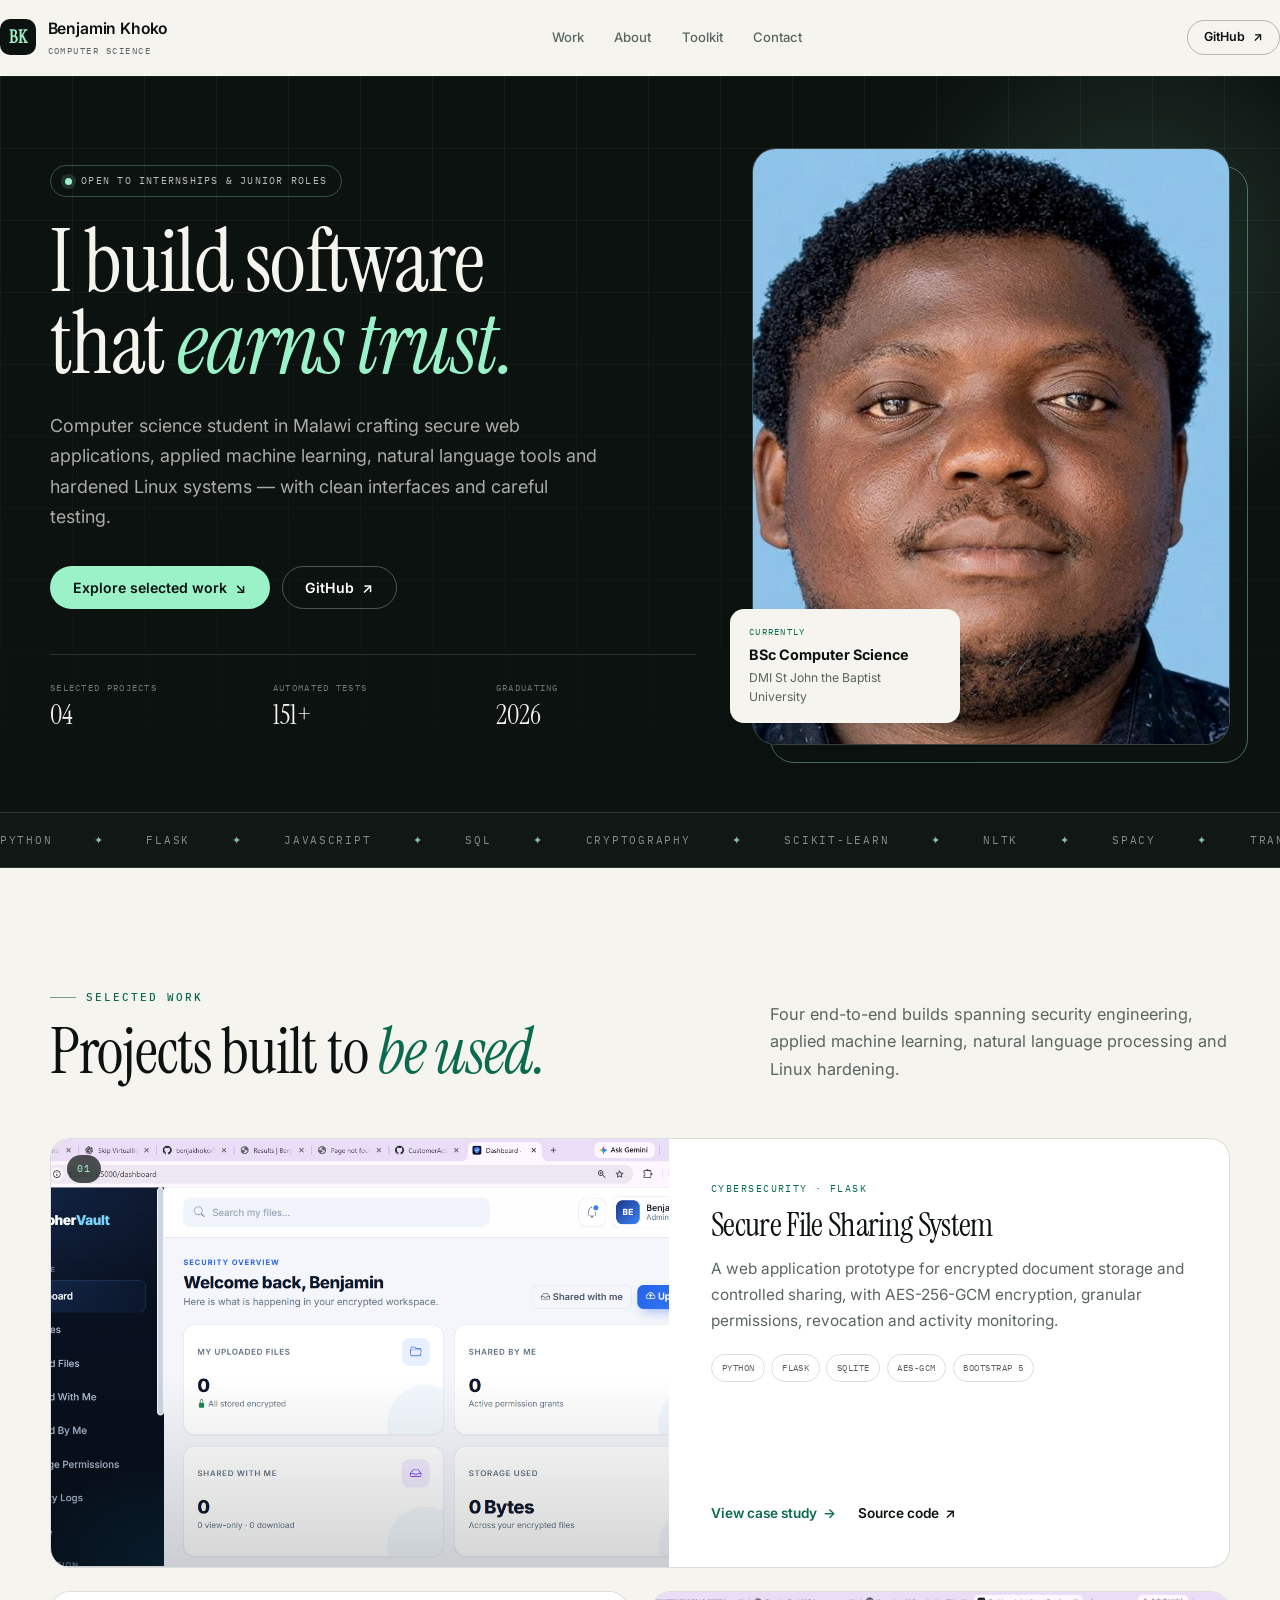
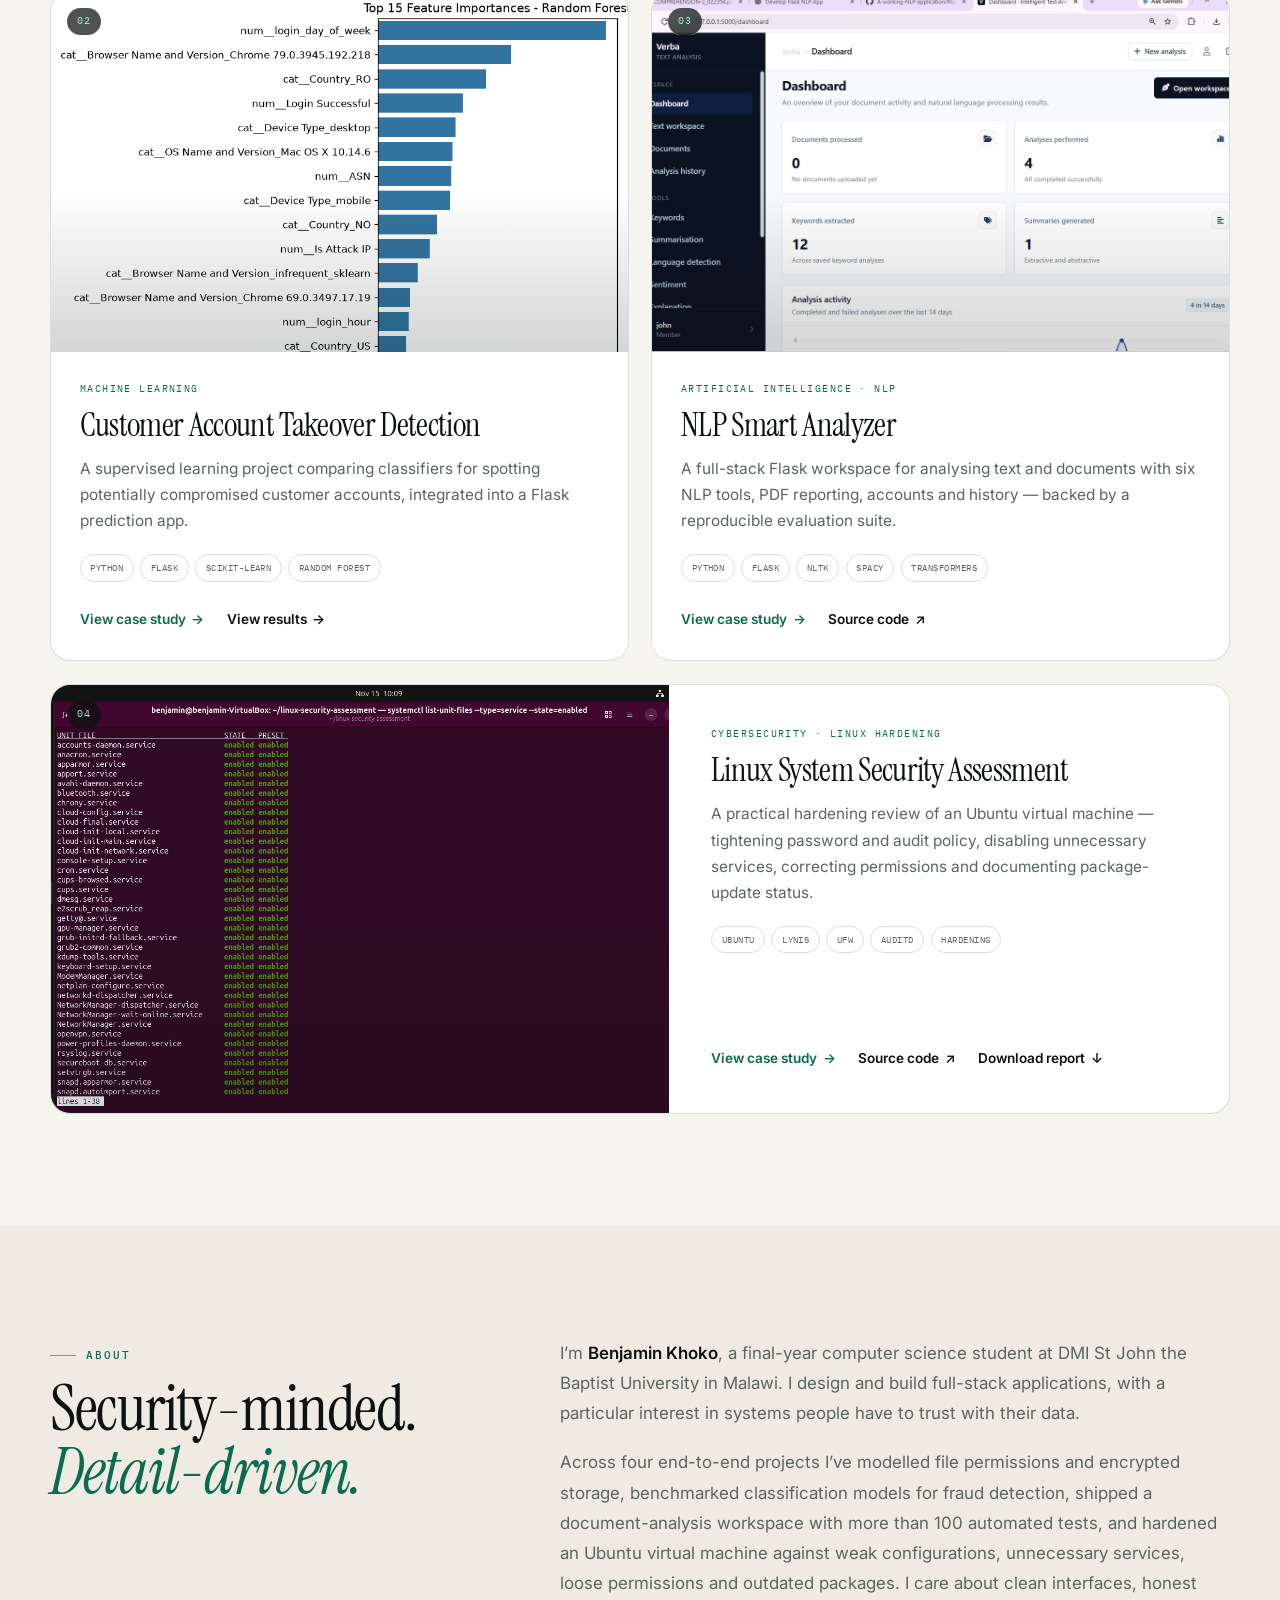
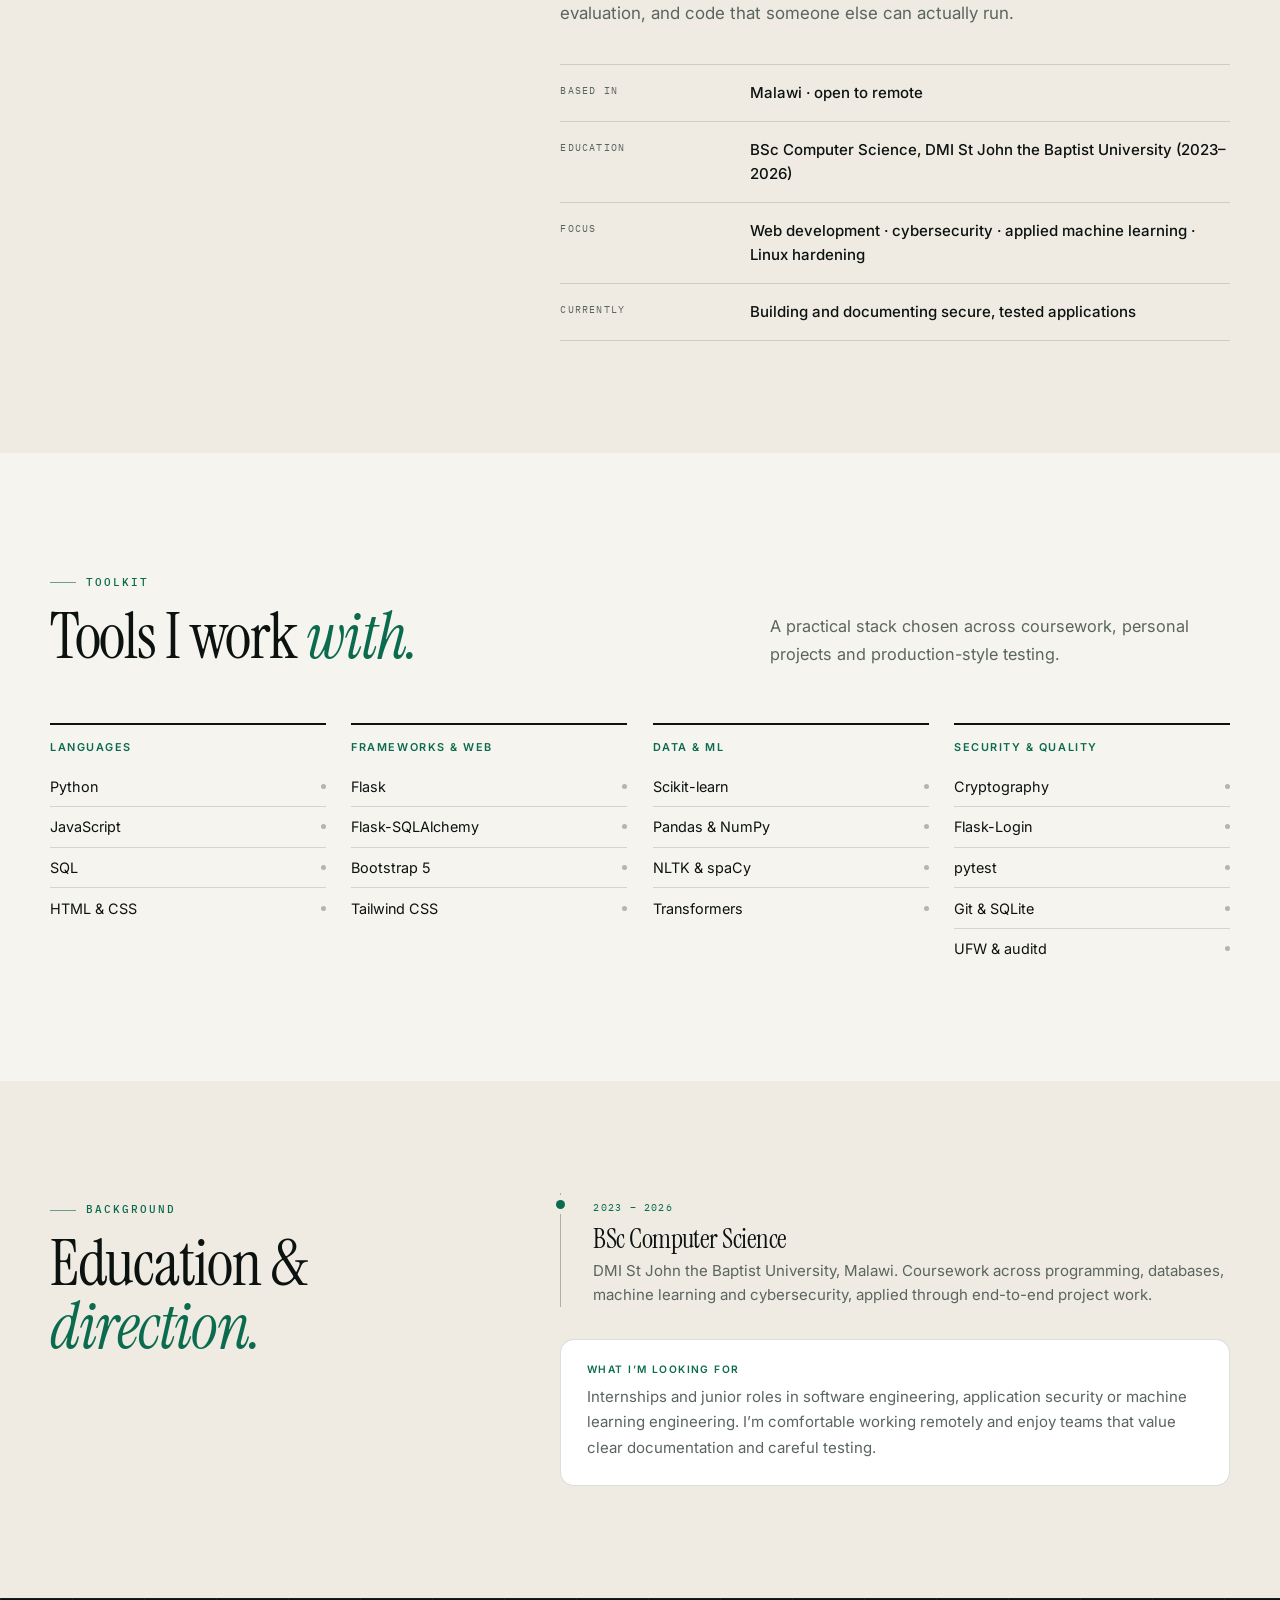
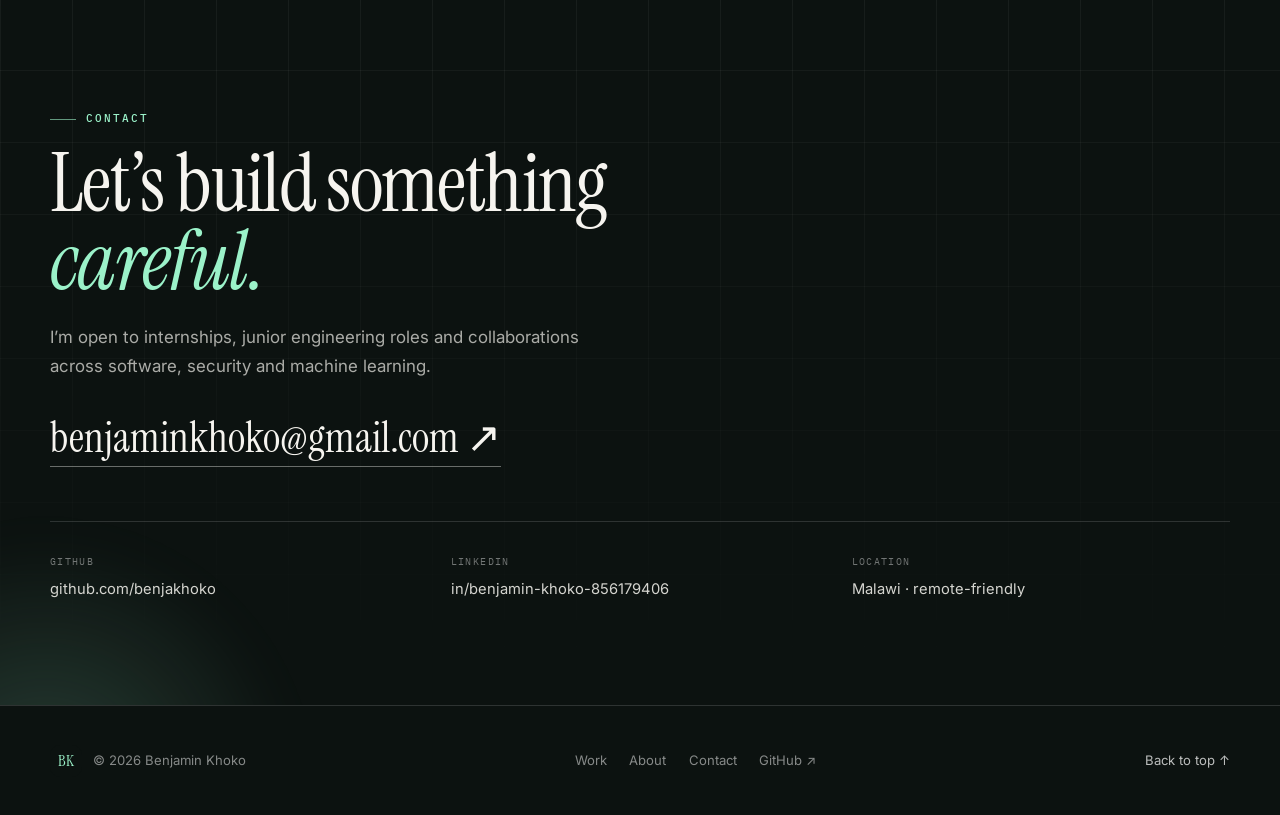
<file: index.html>
<!DOCTYPE html>
<html lang="en">
<head>
<meta charset="UTF-8">
<meta name="viewport" content="width=device-width, initial-scale=1">
<title>Benjamin Khoko | Computer Science Student & Developer</title>
<meta name="description" content="Portfolio of Benjamin Khoko, a computer science student building secure web applications, applied machine learning, natural language processing tools and hardened Linux systems.">
<meta name="theme-color" content="#0c1210">
<meta name="author" content="Benjamin Khoko">
<link rel="icon" type="image/svg+xml" href="images/favicon.svg">
<link rel="canonical" href="https://customeraccountbenja.github.io/benjaportfolio/">
<meta property="og:type" content="website">
<meta property="og:site_name" content="Benjamin Khoko">
<meta property="og:title" content="Benjamin Khoko | Computer Science Student & Developer">
<meta property="og:description" content="Secure web applications, applied machine learning, natural language processing and Linux hardening.">
<meta property="og:url" content="https://customeraccountbenja.github.io/benjaportfolio/">
<meta property="og:image" content="https://customeraccountbenja.github.io/benjaportfolio/images/profile.jpg">
<meta name="twitter:card" content="summary">
<meta name="twitter:title" content="Benjamin Khoko | Computer Science Student & Developer">
<meta name="twitter:description" content="Secure web applications, applied machine learning, natural language processing and Linux hardening.">
<meta name="twitter:image" content="https://customeraccountbenja.github.io/benjaportfolio/images/profile.jpg">
<link rel="preconnect" href="https://fonts.googleapis.com">
<link rel="preconnect" href="https://fonts.gstatic.com" crossorigin>
<link href="https://fonts.googleapis.com/css2?family=Instrument+Serif:ital@0;1&family=Inter:wght@400;500;600;700&family=IBM+Plex+Mono:wght@400;500&display=swap" rel="stylesheet">
<link rel="stylesheet" href="css/styles.css">
<script>document.documentElement.classList.add("js")</script>
</head>
<body>
<a href="#main" class="skip-link">Skip to content</a>

<header class="site-header" id="site-header">
  <nav class="site-nav container" aria-label="Main">
    <a href="index.html" class="brand">
      <span class="brand-mark" aria-hidden="true">BK</span>
      <span>Benjamin Khoko<span class="brand-sub">Computer Science</span></span>
    </a>
    <div class="nav-links">
      <a href="#work">Work</a>
      <a href="#about">About</a>
      <a href="#toolkit">Toolkit</a>
      <a href="#contact">Contact</a>
    </div>
    <div class="nav-actions">
      <a href="https://github.com/benjakhoko/" target="_blank" rel="noopener" class="btn btn-outline btn-sm nav-github">GitHub <span class="arrow">&nearr;</span></a>
      <button class="menu-btn" id="menu-btn" aria-label="Open menu" aria-expanded="false" aria-controls="mobile-menu">
        <span></span><span></span>
      </button>
    </div>
  </nav>
  <div class="mobile-menu" id="mobile-menu">
    <div class="container">
      <a href="#work">Work <span aria-hidden="true">&rarr;</span></a>
      <a href="#about">About <span aria-hidden="true">&rarr;</span></a>
      <a href="#toolkit">Toolkit <span aria-hidden="true">&rarr;</span></a>
      <a href="#contact">Contact <span aria-hidden="true">&rarr;</span></a>
      <a href="https://github.com/benjakhoko/" target="_blank" rel="noopener" class="btn btn-primary">GitHub <span class="arrow">&nearr;</span></a>
    </div>
  </div>
</header>

<main id="main">

  <section class="hero">
    <div class="grid-overlay" aria-hidden="true"></div>
    <div class="container hero-grid">
      <div class="hero-copy">
        <p class="hero-badge"><span class="status-dot" aria-hidden="true"></span> Open to internships &amp; junior roles</p>
        <h1>I build software that <em>earns trust.</em></h1>
        <p class="hero-lead">Computer science student in Malawi crafting secure web applications, applied machine learning, natural language tools and hardened Linux systems &mdash; with clean interfaces and careful testing.</p>
        <div class="hero-ctas">
          <a href="#work" class="btn btn-mint">Explore selected work <span class="arrow">&searr;</span></a>
          <a href="https://github.com/benjakhoko/" target="_blank" rel="noopener" class="btn btn-outline-light">GitHub <span class="arrow">&nearr;</span></a>
        </div>
        <dl class="hero-meta">
          <div><dt>Selected projects</dt><dd>04</dd></div>
          <div><dt>Automated tests</dt><dd>151+</dd></div>
          <div><dt>Graduating</dt><dd>2026</dd></div>
        </dl>
      </div>
      <div class="portrait reveal" style="--d:.15s">
        <div class="portrait-frame" data-img-wrap>
          <img src="images/profile.jpg" alt="Portrait of Benjamin Khoko">
          <div class="img-fallback" data-img-fallback aria-hidden="true"><span>BK</span><span style="font-family:var(--font-sans);font-size:.8rem;color:rgba(255,255,255,.6)">Portrait of Benjamin Khoko</span></div>
        </div>
        <div class="portrait-card">
          <span class="mono">Currently</span>
          <strong>BSc Computer Science</strong>
          <span>DMI St John the Baptist University</span>
        </div>
      </div>
    </div>
    <div class="marquee" aria-hidden="true">
      <div class="marquee-track">
        <div class="marquee-group">
          <span>Python</span><span>Flask</span><span>JavaScript</span><span>SQL</span><span>Cryptography</span><span>Scikit-learn</span><span>NLTK</span><span>spaCy</span><span>Transformers</span><span>pytest</span><span>Lynis</span><span>UFW</span>
        </div>
        <div class="marquee-group">
          <span>Python</span><span>Flask</span><span>JavaScript</span><span>SQL</span><span>Cryptography</span><span>Scikit-learn</span><span>NLTK</span><span>spaCy</span><span>Transformers</span><span>pytest</span><span>Lynis</span><span>UFW</span>
        </div>
      </div>
    </div>
  </section>

  <section id="work" class="section">
    <div class="container">
      <div class="section-head">
        <div class="reveal">
          <p class="eyebrow">Selected work</p>
          <h2 class="section-title">Projects built to <em>be used.</em></h2>
        </div>
        <p class="section-intro reveal" style="--d:.08s">Four end-to-end builds spanning security engineering, applied machine learning, natural language processing and Linux hardening.</p>
      </div>

      <div class="project-list">
        <article class="project-card project-card--feature reveal">
          <div class="project-media">
            <span class="project-index">01</span>
            <img src="images/secure%20file%20sharing/User%20dashboard.png" alt="CipherVault secure file-sharing dashboard" loading="lazy">
          </div>
          <div class="project-body">
            <p class="project-kicker">Cybersecurity &middot; Flask</p>
            <h3 class="project-title">Secure File Sharing System</h3>
            <p class="project-desc">A web application prototype for encrypted document storage and controlled sharing, with AES-256-GCM encryption, granular permissions, revocation and activity monitoring.</p>
            <ul class="project-tags">
              <li>Python</li><li>Flask</li><li>SQLite</li><li>AES-GCM</li><li>Bootstrap 5</li>
            </ul>
            <div class="project-links">
              <a href="secure-file-sharing.html" class="primary">View case study <span class="arrow">&rarr;</span></a>
              <a href="https://github.com/benjakhoko/SECURE-FILE-SHARING-SYSTEM-" target="_blank" rel="noopener">Source code <span class="arrow">&nearr;</span></a>
            </div>
          </div>
        </article>

        <article class="project-card reveal" style="--d:.08s">
          <div class="project-media">
            <span class="project-index">02</span>
            <img src="images/cc/feature_importance.png" alt="Feature importance chart for account takeover detection" loading="lazy">
          </div>
          <div class="project-body">
            <p class="project-kicker">Machine learning</p>
            <h3 class="project-title">Customer Account Takeover Detection</h3>
            <p class="project-desc">A supervised learning project comparing classifiers for spotting potentially compromised customer accounts, integrated into a Flask prediction app.</p>
            <ul class="project-tags">
              <li>Python</li><li>Flask</li><li>Scikit-learn</li><li>Random Forest</li>
            </ul>
            <div class="project-links">
              <a href="project.html" class="primary">View case study <span class="arrow">&rarr;</span></a>
              <a href="results.html">View results <span class="arrow">&rarr;</span></a>
            </div>
          </div>
        </article>

        <article class="project-card reveal" style="--d:.16s">
          <div class="project-media">
            <span class="project-index">03</span>
            <img src="images/npl/Screenshot%20(276).png" alt="NLP Smart Analyzer dashboard" loading="lazy">
          </div>
          <div class="project-body">
            <p class="project-kicker">Artificial intelligence &middot; NLP</p>
            <h3 class="project-title">NLP Smart Analyzer</h3>
            <p class="project-desc">A full-stack Flask workspace for analysing text and documents with six NLP tools, PDF reporting, accounts and history &mdash; backed by a reproducible evaluation suite.</p>
            <ul class="project-tags">
              <li>Python</li><li>Flask</li><li>NLTK</li><li>spaCy</li><li>Transformers</li>
            </ul>
            <div class="project-links">
              <a href="nlp-project.html" class="primary">View case study <span class="arrow">&rarr;</span></a>
              <a href="https://github.com/benjakhoko/A-working-NLP-application" target="_blank" rel="noopener">Source code <span class="arrow">&nearr;</span></a>
            </div>
          </div>
        </article>

        <article class="project-card project-card--feature reveal" style="--d:.24s">
          <div class="project-media">
            <span class="project-index">04</span>
            <img src="images/linux-security/enabled-services.png" alt="Enabled system services inventory on the Ubuntu security assessment virtual machine" loading="lazy">
          </div>
          <div class="project-body">
            <p class="project-kicker">Cybersecurity &middot; Linux hardening</p>
            <h3 class="project-title">Linux System Security Assessment</h3>
            <p class="project-desc">A practical hardening review of an Ubuntu virtual machine &mdash; tightening password and audit policy, disabling unnecessary services, correcting permissions and documenting package-update status.</p>
            <ul class="project-tags">
              <li>Ubuntu</li><li>Lynis</li><li>UFW</li><li>auditd</li><li>Hardening</li>
            </ul>
            <div class="project-links">
              <a href="linux-security.html" class="primary">View case study <span class="arrow">&rarr;</span></a>
              <a href="https://github.com/benjakhoko/LINUX-SYSTEM-SECURITY-ASSESSMENT" target="_blank" rel="noopener">Source code <span class="arrow">&nearr;</span></a>
              <a href="reports/linux-system-security-assessment-report.docx">Download report <span class="arrow">&darr;</span></a>
            </div>
          </div>
        </article>
      </div>
    </div>
  </section>

  <section id="about" class="section section-tint">
    <div class="container about-grid">
      <div class="reveal">
        <p class="eyebrow">About</p>
        <h2 class="section-title">Security-minded. <em>Detail-driven.</em></h2>
      </div>
      <div class="reveal" style="--d:.08s">
        <div class="about-copy">
          <p>I&rsquo;m <strong>Benjamin Khoko</strong>, a final-year computer science student at DMI St John the Baptist University in Malawi. I design and build full-stack applications, with a particular interest in systems people have to trust with their data.</p>
          <p>Across four end-to-end projects I&rsquo;ve modelled file permissions and encrypted storage, benchmarked classification models for fraud detection, shipped a document-analysis workspace with more than 100 automated tests, and hardened an Ubuntu virtual machine against weak configurations, unnecessary services, loose permissions and outdated packages. I care about clean interfaces, honest evaluation, and code that someone else can actually run.</p>
        </div>
        <dl class="fact-list">
          <div><dt>Based in</dt><dd>Malawi &middot; open to remote</dd></div>
          <div><dt>Education</dt><dd>BSc Computer Science, DMI St John the Baptist University (2023&ndash;2026)</dd></div>
          <div><dt>Focus</dt><dd>Web development &middot; cybersecurity &middot; applied machine learning &middot; Linux hardening</dd></div>
          <div><dt>Currently</dt><dd>Building and documenting secure, tested applications</dd></div>
        </dl>
      </div>
    </div>
  </section>

  <section id="toolkit" class="section">
    <div class="container">
      <div class="section-head">
        <div class="reveal">
          <p class="eyebrow">Toolkit</p>
          <h2 class="section-title">Tools I work <em>with.</em></h2>
        </div>
        <p class="section-intro reveal" style="--d:.08s">A practical stack chosen across coursework, personal projects and production-style testing.</p>
      </div>
      <div class="toolkit-grid">
        <div class="toolkit-card reveal">
          <h3>Languages</h3>
          <ul><li>Python</li><li>JavaScript</li><li>SQL</li><li>HTML &amp; CSS</li></ul>
        </div>
        <div class="toolkit-card reveal" style="--d:.06s">
          <h3>Frameworks &amp; web</h3>
          <ul><li>Flask</li><li>Flask-SQLAlchemy</li><li>Bootstrap 5</li><li>Tailwind CSS</li></ul>
        </div>
        <div class="toolkit-card reveal" style="--d:.12s">
          <h3>Data &amp; ML</h3>
          <ul><li>Scikit-learn</li><li>Pandas &amp; NumPy</li><li>NLTK &amp; spaCy</li><li>Transformers</li></ul>
        </div>
        <div class="toolkit-card reveal" style="--d:.18s">
          <h3>Security &amp; quality</h3>
          <ul><li>Cryptography</li><li>Flask-Login</li><li>pytest</li><li>Git &amp; SQLite</li><li>UFW &amp; auditd</li></ul>
        </div>
      </div>
    </div>
  </section>

  <section id="education" class="section section-tint">
    <div class="container education-grid">
      <div class="reveal">
        <p class="eyebrow">Background</p>
        <h2 class="section-title">Education &amp; <em>direction.</em></h2>
      </div>
      <div class="reveal" style="--d:.08s">
        <div class="timeline">
          <div class="timeline-item">
            <span class="timeline-year">2023 &ndash; 2026</span>
            <h3>BSc Computer Science</h3>
            <p>DMI St John the Baptist University, Malawi. Coursework across programming, databases, machine learning and cybersecurity, applied through end-to-end project work.</p>
          </div>
        </div>
        <div class="focus-card">
          <h3>What I&rsquo;m looking for</h3>
          <p>Internships and junior roles in software engineering, application security or machine learning engineering. I&rsquo;m comfortable working remotely and enjoy teams that value clear documentation and careful testing.</p>
        </div>
      </div>
    </div>
  </section>

  <section id="contact" class="cta">
    <div class="grid-overlay" aria-hidden="true"></div>
    <div class="glow" style="left:-14rem;bottom:-22rem" aria-hidden="true"></div>
    <div class="container">
      <p class="eyebrow eyebrow--light reveal">Contact</p>
      <h2 class="cta-title reveal" style="--d:.06s">Let&rsquo;s build something <em>careful.</em></h2>
      <p class="cta-lead reveal" style="--d:.12s">I&rsquo;m open to internships, junior engineering roles and collaborations across software, security and machine learning.</p>
      <a href="mailto:benjaminkhoko@gmail.com" class="cta-email reveal" style="--d:.18s">benjaminkhoko@gmail.com <span class="arrow">&nearr;</span></a>
      <div class="contact-grid reveal" style="--d:.24s">
        <div class="contact-item">
          <span class="label">GitHub</span>
          <a href="https://github.com/benjakhoko/" target="_blank" rel="noopener">github.com/benjakhoko</a>
        </div>
        <div class="contact-item">
          <span class="label">LinkedIn</span>
          <a href="https://www.linkedin.com/in/benjamin-khoko-856179406" target="_blank" rel="noopener">in/benjamin-khoko-856179406</a>
        </div>
        <div class="contact-item">
          <span class="label">Location</span>
          <p>Malawi &middot; remote-friendly</p>
        </div>
      </div>
    </div>
  </section>

</main>

<footer class="site-footer">
  <div class="container footer-grid">
    <div class="footer-brand">
      <span class="brand-mark" aria-hidden="true">BK</span>
      <span>&copy; <span id="year">2026</span> Benjamin Khoko</span>
    </div>
    <nav class="footer-links" aria-label="Footer">
      <a href="#work">Work</a>
      <a href="#about">About</a>
      <a href="#contact">Contact</a>
      <a href="https://github.com/benjakhoko/" target="_blank" rel="noopener">GitHub &nearr;</a>
    </nav>
    <a href="#" class="to-top">Back to top &uarr;</a>
  </div>
</footer>

<script src="js/script.js"></script>
</body>
</html>
</file>
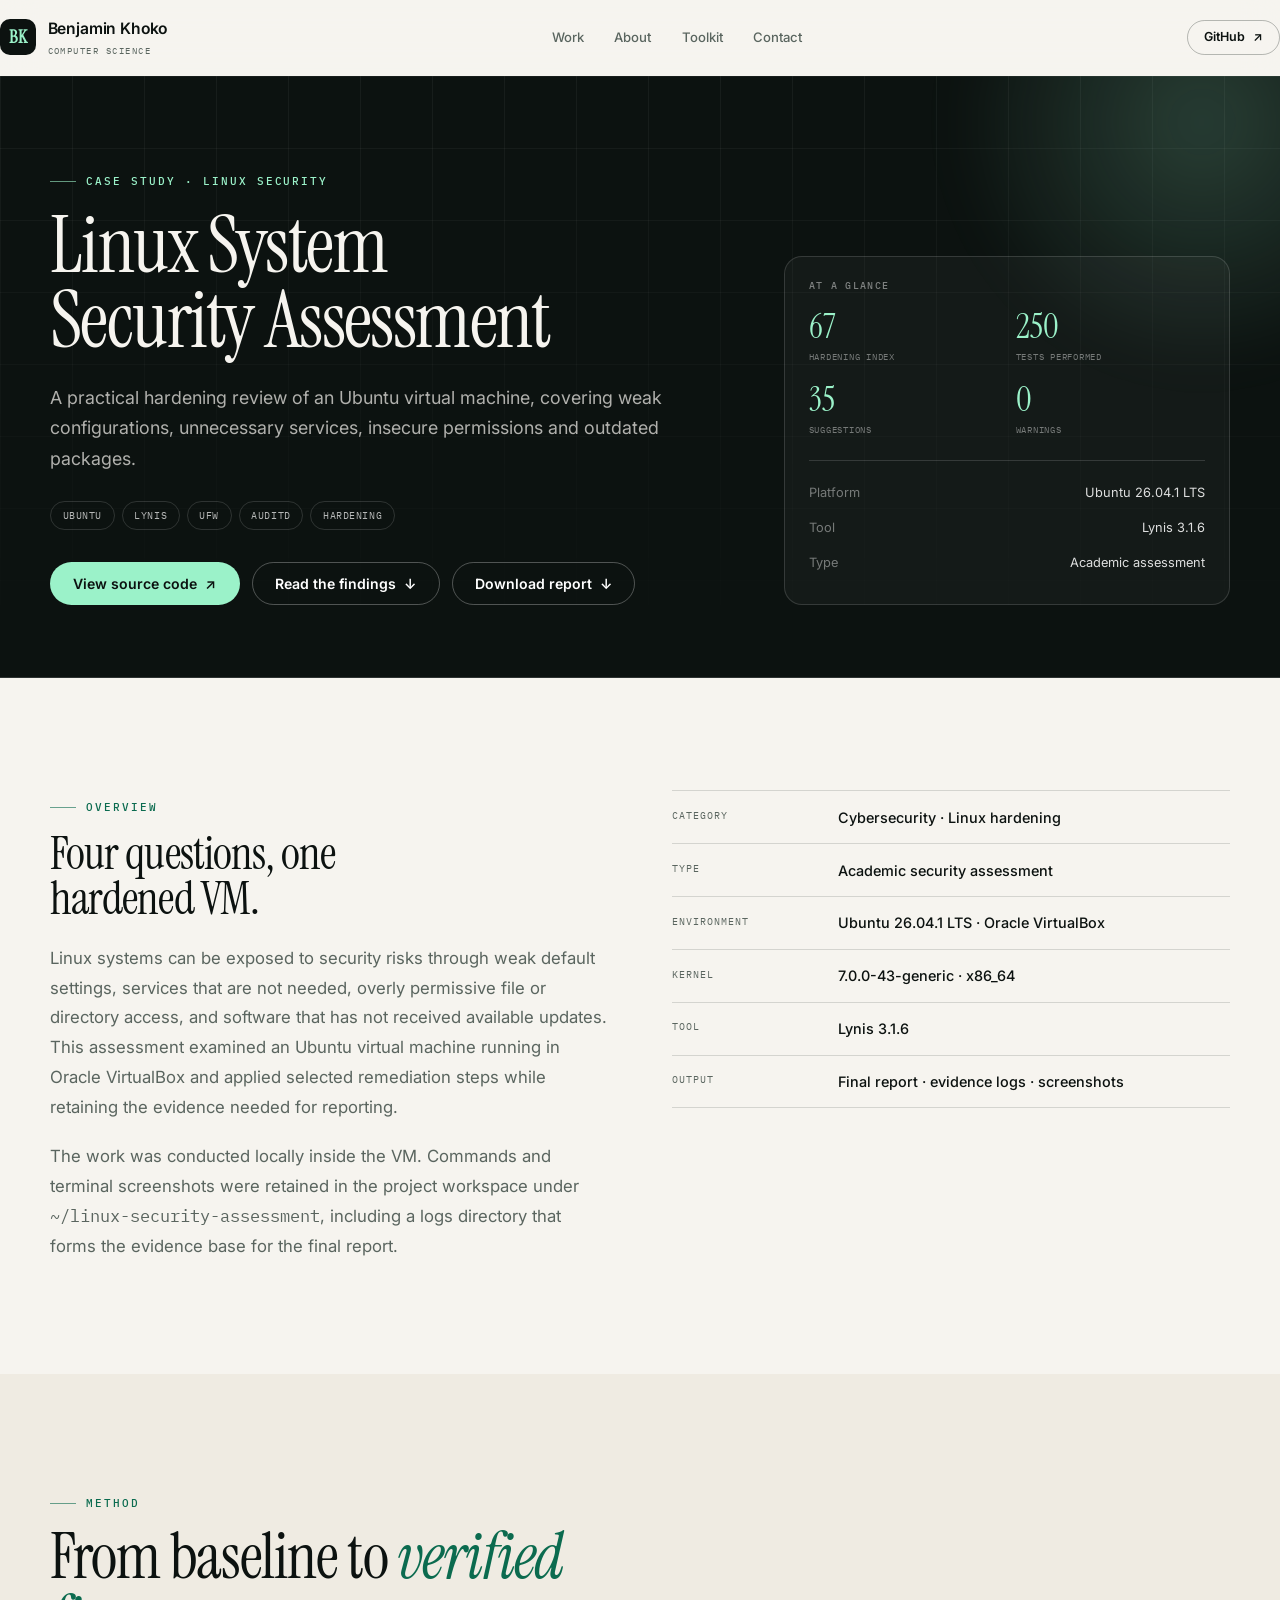
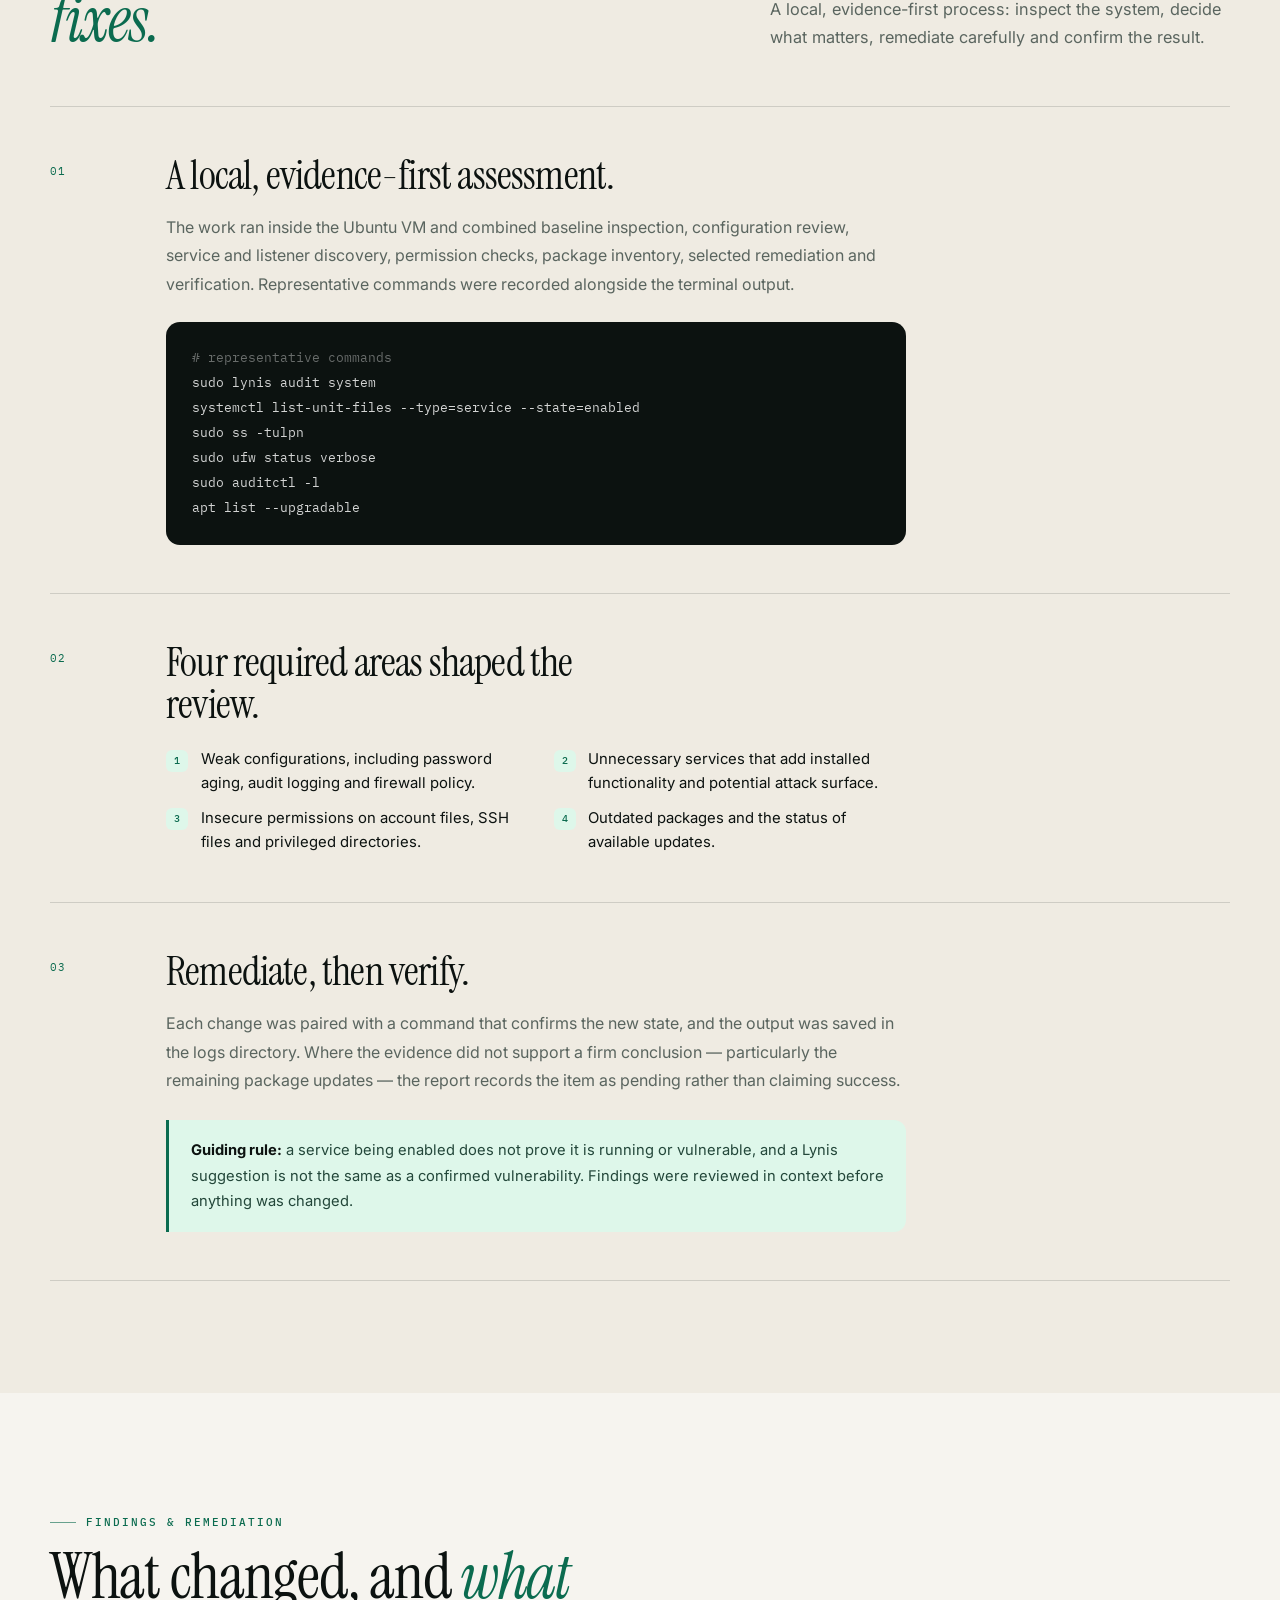
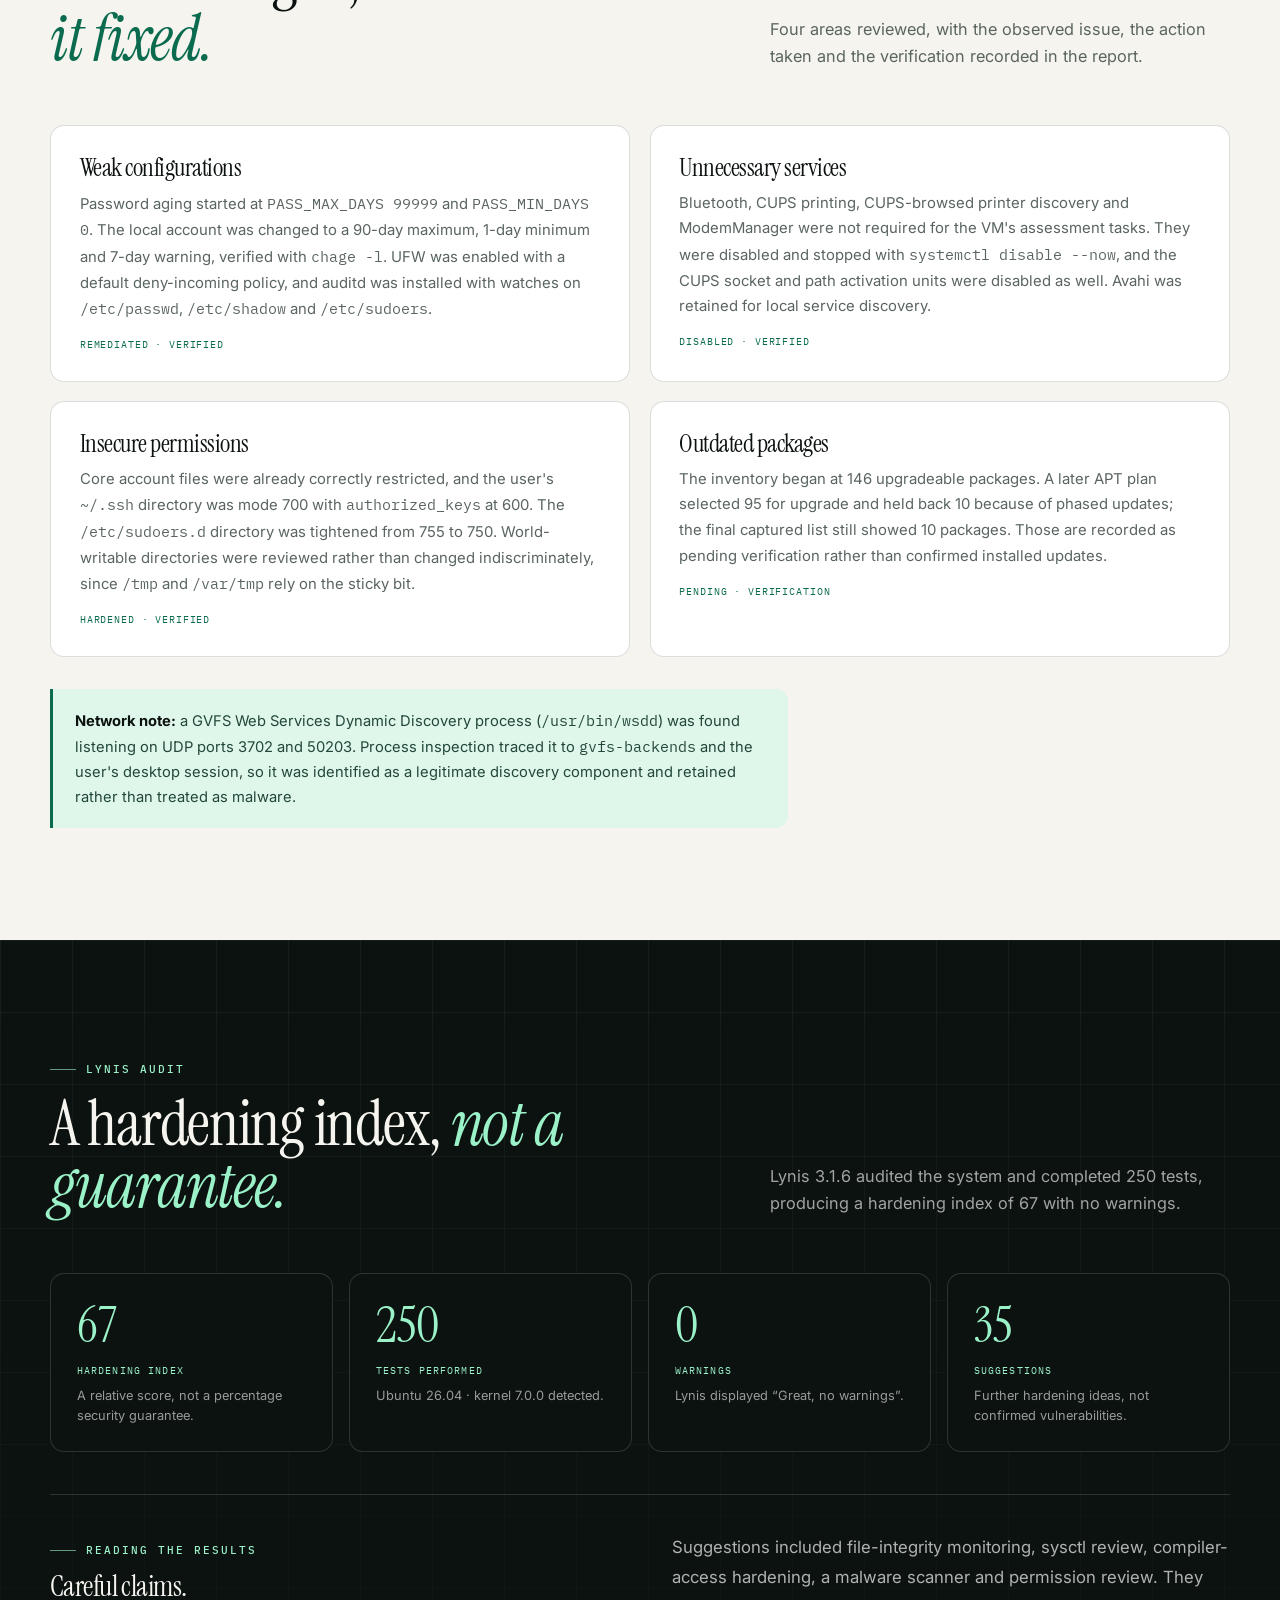
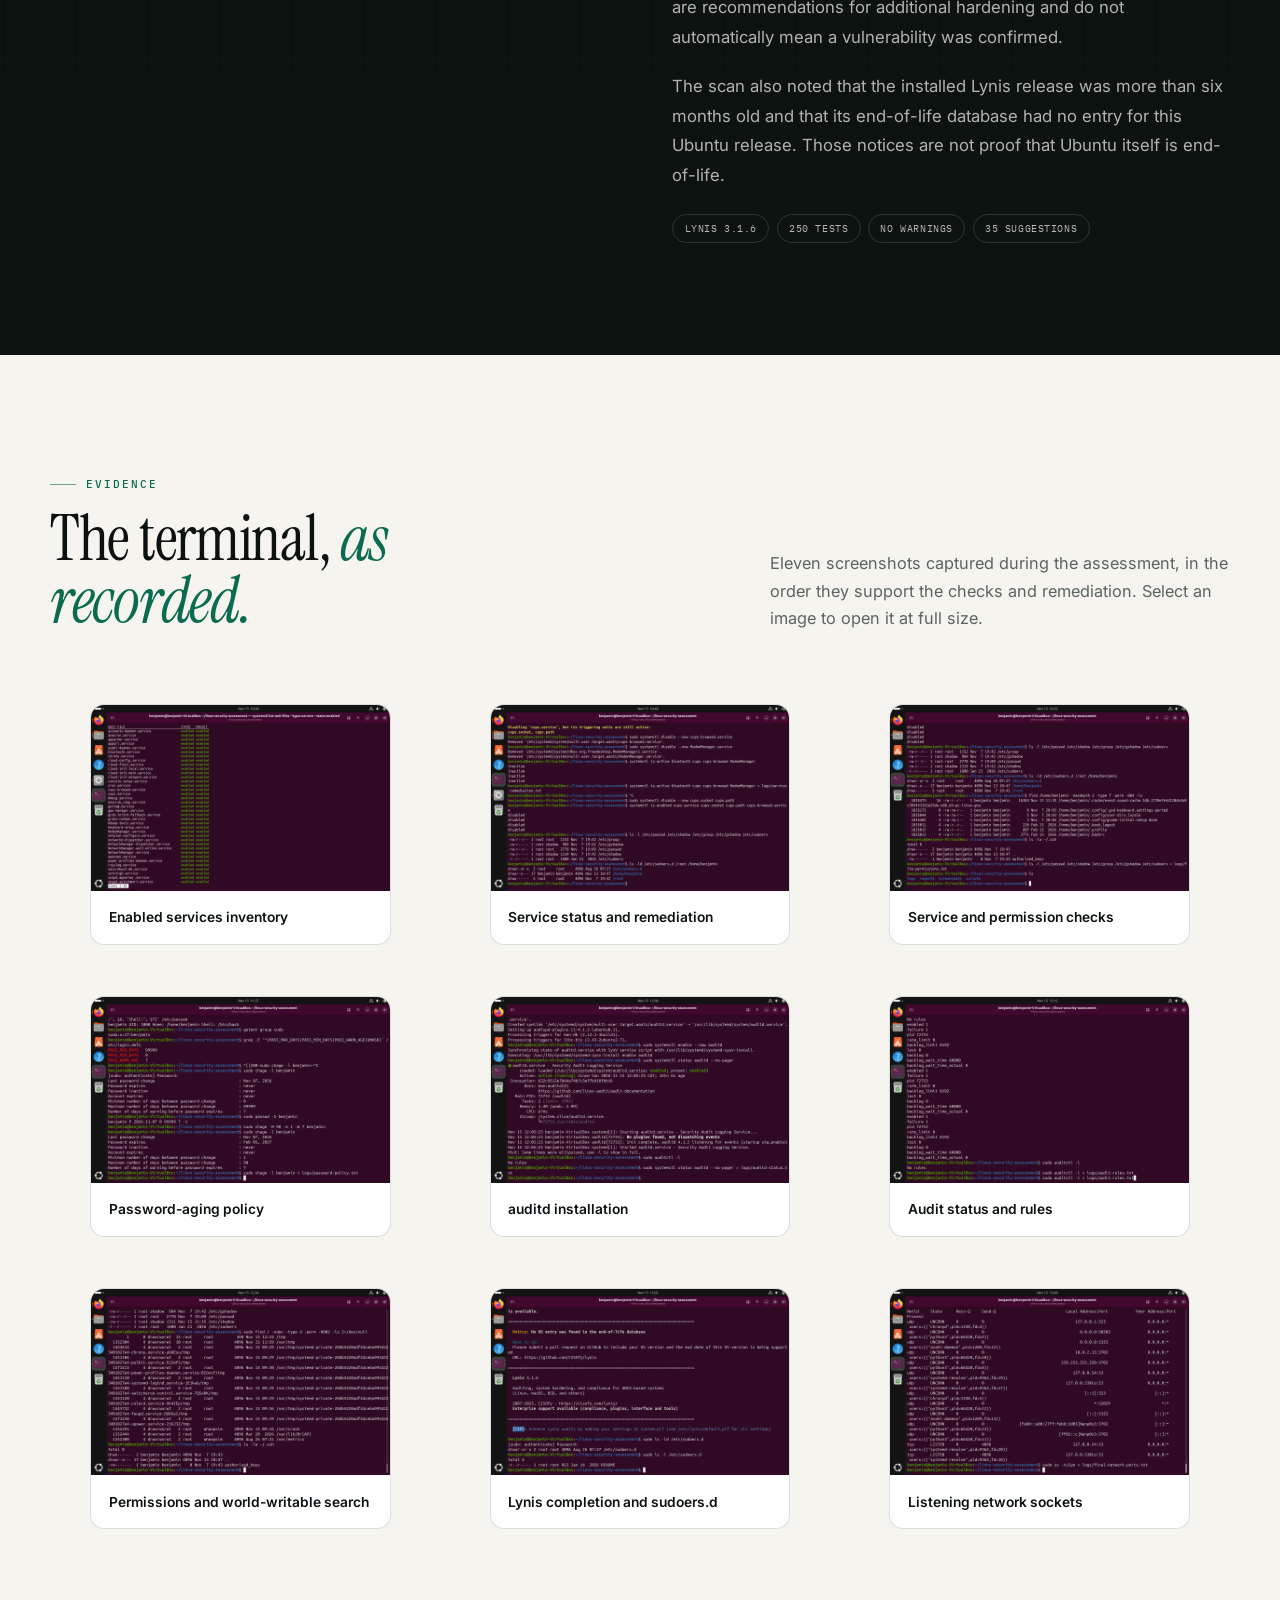
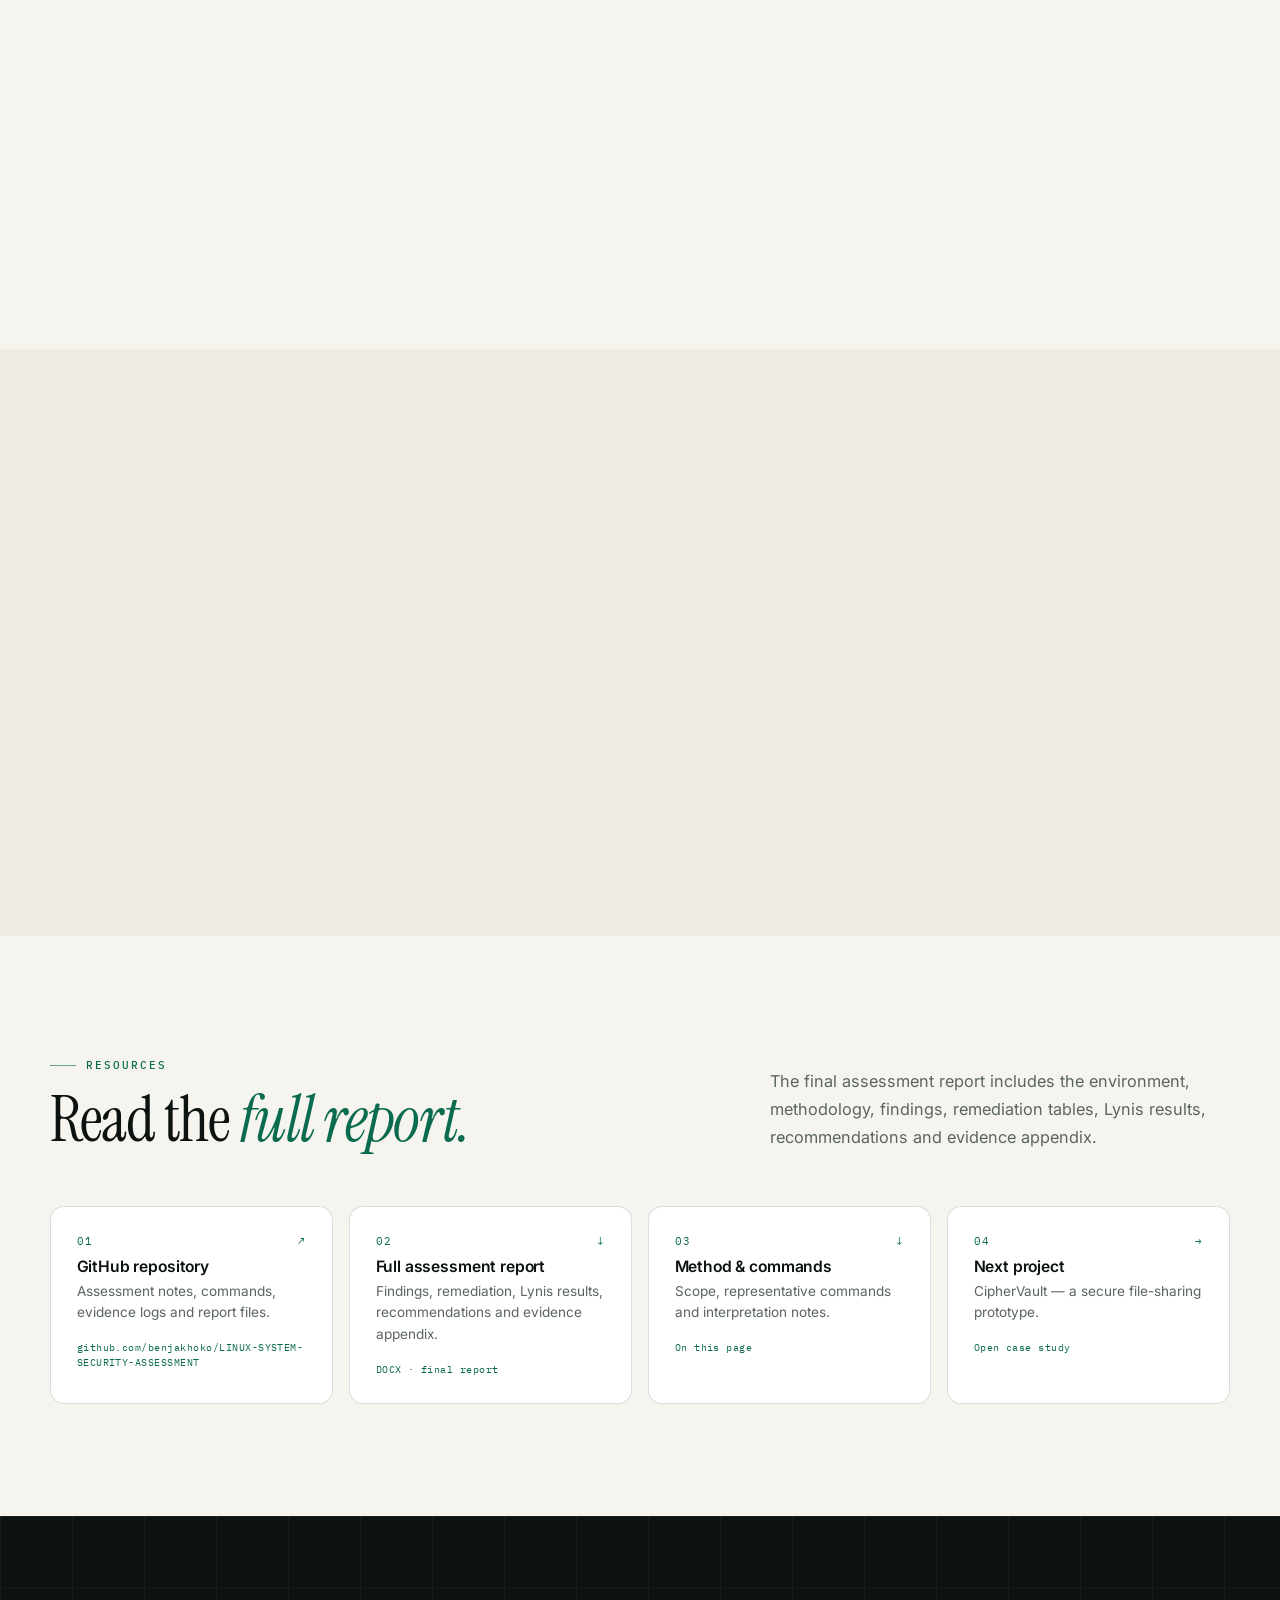
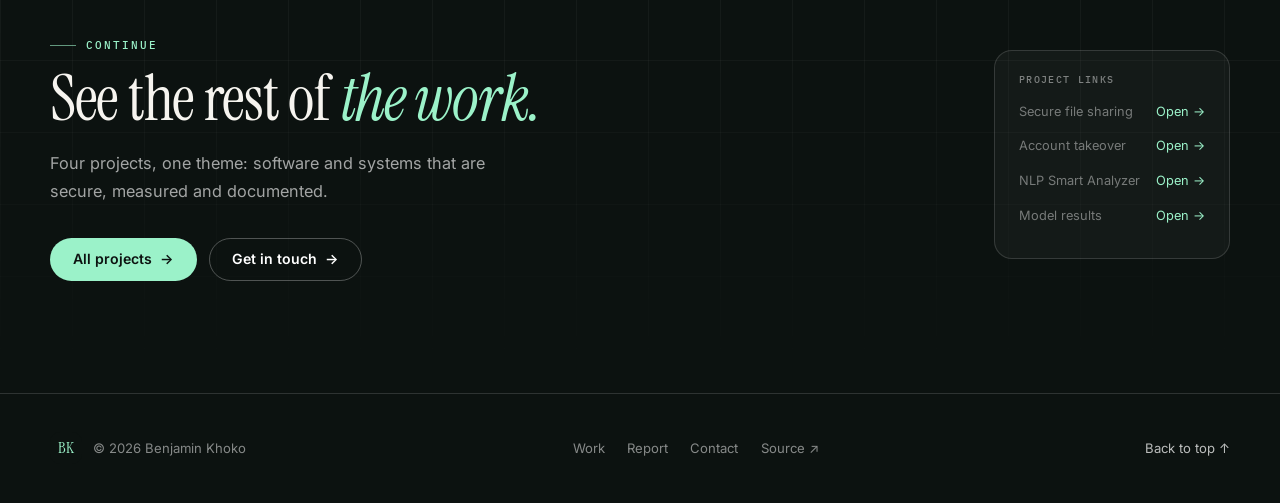
<file: linux-security.html>
<!DOCTYPE html>
<html lang="en">
<head>
<meta charset="UTF-8">
<meta name="viewport" content="width=device-width, initial-scale=1">
<title>Linux System Security Assessment | Benjamin Khoko</title>
<meta name="description" content="A practical security assessment and hardening review of an Ubuntu virtual machine covering weak configurations, unnecessary services, insecure permissions and outdated packages.">
<meta name="theme-color" content="#0c1210">
<meta name="author" content="Benjamin Khoko">
<link rel="icon" type="image/svg+xml" href="images/favicon.svg">
<link rel="canonical" href="https://customeraccountbenja.github.io/benjaportfolio/linux-security.html">
<meta property="og:type" content="article">
<meta property="og:site_name" content="Benjamin Khoko">
<meta property="og:title" content="Linux System Security Assessment | Benjamin Khoko">
<meta property="og:description" content="A practical hardening review of an Ubuntu virtual machine, from baseline inspection to verified remediation.">
<meta property="og:url" content="https://customeraccountbenja.github.io/benjaportfolio/linux-security.html">
<meta property="og:image" content="https://customeraccountbenja.github.io/benjaportfolio/images/linux-security/lynis-sudoers.png">
<meta name="twitter:card" content="summary">
<meta name="twitter:title" content="Linux System Security Assessment | Benjamin Khoko">
<meta name="twitter:description" content="A practical hardening review of an Ubuntu virtual machine, from baseline inspection to verified remediation.">
<meta name="twitter:image" content="https://customeraccountbenja.github.io/benjaportfolio/images/linux-security/lynis-sudoers.png">
<link rel="preconnect" href="https://fonts.googleapis.com">
<link rel="preconnect" href="https://fonts.gstatic.com" crossorigin>
<link href="https://fonts.googleapis.com/css2?family=Instrument+Serif:ital@0;1&family=Inter:wght@400;500;600;700&family=IBM+Plex+Mono:wght@400;500&display=swap" rel="stylesheet">
<link rel="stylesheet" href="css/styles.css">
<script>document.documentElement.classList.add("js")</script>
</head>
<body>
<a href="#main" class="skip-link">Skip to content</a>

<header class="site-header" id="site-header">
  <nav class="site-nav container" aria-label="Main">
    <a href="index.html" class="brand">
      <span class="brand-mark" aria-hidden="true">BK</span>
      <span>Benjamin Khoko<span class="brand-sub">Computer Science</span></span>
    </a>
    <div class="nav-links">
      <a href="index.html#work">Work</a>
      <a href="index.html#about">About</a>
      <a href="index.html#toolkit">Toolkit</a>
      <a href="index.html#contact">Contact</a>
    </div>
    <div class="nav-actions">
      <a href="https://github.com/benjakhoko/" target="_blank" rel="noopener" class="btn btn-outline btn-sm nav-github">GitHub <span class="arrow">&nearr;</span></a>
      <button class="menu-btn" id="menu-btn" aria-label="Open menu" aria-expanded="false" aria-controls="mobile-menu">
        <span></span><span></span>
      </button>
    </div>
  </nav>
  <div class="mobile-menu" id="mobile-menu">
    <div class="container">
      <a href="index.html#work">Work <span aria-hidden="true">&rarr;</span></a>
      <a href="index.html#about">About <span aria-hidden="true">&rarr;</span></a>
      <a href="index.html#toolkit">Toolkit <span aria-hidden="true">&rarr;</span></a>
      <a href="index.html#contact">Contact <span aria-hidden="true">&rarr;</span></a>
      <a href="https://github.com/benjakhoko/" target="_blank" rel="noopener" class="btn btn-primary">GitHub <span class="arrow">&nearr;</span></a>
    </div>
  </div>
</header>

<main id="main">

  <section class="page-hero">
    <div class="grid-overlay" aria-hidden="true"></div>
    <div class="glow" style="right:-12rem;top:-14rem" aria-hidden="true"></div>
    <div class="container page-hero-grid">
      <div>
        <p class="eyebrow eyebrow--light reveal">Case study &middot; Linux security</p>
        <h1 class="reveal" style="--d:.06s">Linux System Security Assessment</h1>
        <p class="lead reveal" style="--d:.12s">A practical hardening review of an Ubuntu virtual machine, covering weak configurations, unnecessary services, insecure permissions and outdated packages.</p>
        <div class="tag-row reveal" style="--d:.18s">
          <span class="tag">Ubuntu</span><span class="tag">Lynis</span><span class="tag">UFW</span><span class="tag">auditd</span><span class="tag">Hardening</span>
        </div>
        <div class="page-hero-actions reveal" style="--d:.24s">
          <a href="https://github.com/benjakhoko/LINUX-SYSTEM-SECURITY-ASSESSMENT" target="_blank" rel="noopener" class="btn btn-mint">View source code <span class="arrow">&nearr;</span></a>
          <a href="#findings" class="btn btn-outline-light">Read the findings <span class="arrow">&darr;</span></a>
          <a href="reports/linux-system-security-assessment-report.docx" class="btn btn-outline-light">Download report <span class="arrow">&darr;</span></a>
        </div>
      </div>
      <aside class="glance reveal" style="--d:.2s">
        <h2>At a glance</h2>
        <div class="glance-stats">
          <div class="glance-stat"><span class="value">67</span><span class="label">Hardening index</span></div>
          <div class="glance-stat"><span class="value">250</span><span class="label">Tests performed</span></div>
          <div class="glance-stat"><span class="value">35</span><span class="label">Suggestions</span></div>
          <div class="glance-stat"><span class="value">0</span><span class="label">Warnings</span></div>
        </div>
        <dl class="glance-list">
          <div><dt>Platform</dt><dd>Ubuntu 26.04.1 LTS</dd></div>
          <div><dt>Tool</dt><dd>Lynis 3.1.6</dd></div>
          <div><dt>Type</dt><dd>Academic assessment</dd></div>
        </dl>
      </aside>
    </div>
  </section>

  <section class="section">
    <div class="container content-grid">
      <div class="reveal">
        <p class="eyebrow">Overview</p>
        <h2 class="section-title" style="font-size:clamp(2.1rem,3.6vw,3.1rem);margin-bottom:1.4rem">Four questions, one hardened VM.</h2>
        <div class="prose">
          <p>Linux systems can be exposed to security risks through weak default settings, services that are not needed, overly permissive file or directory access, and software that has not received available updates. This assessment examined an Ubuntu virtual machine running in Oracle VirtualBox and applied selected remediation steps while retaining the evidence needed for reporting.</p>
          <p>The work was conducted locally inside the VM. Commands and terminal screenshots were retained in the project workspace under <span class="mono">~/linux-security-assessment</span>, including a logs directory that forms the evidence base for the final report.</p>
        </div>
      </div>
      <dl class="facts reveal" style="--d:.08s">
        <div><dt>Category</dt><dd>Cybersecurity &middot; Linux hardening</dd></div>
        <div><dt>Type</dt><dd>Academic security assessment</dd></div>
        <div><dt>Environment</dt><dd>Ubuntu 26.04.1 LTS &middot; Oracle VirtualBox</dd></div>
        <div><dt>Kernel</dt><dd>7.0.0-43-generic &middot; x86_64</dd></div>
        <div><dt>Tool</dt><dd>Lynis 3.1.6</dd></div>
        <div><dt>Output</dt><dd>Final report &middot; evidence logs &middot; screenshots</dd></div>
      </dl>
    </div>
  </section>

  <section id="method" class="section section-tint">
    <div class="container">
      <div class="section-head">
        <div class="reveal">
          <p class="eyebrow">Method</p>
          <h2 class="section-title">From baseline to <em>verified fixes.</em></h2>
        </div>
        <p class="section-intro reveal" style="--d:.08s">A local, evidence-first process: inspect the system, decide what matters, remediate carefully and confirm the result.</p>
      </div>

      <div class="numbered">
        <div class="numbered-item reveal">
          <span class="index">01</span>
          <div class="body">
            <h2>A local, evidence-first assessment.</h2>
            <p>The work ran inside the Ubuntu VM and combined baseline inspection, configuration review, service and listener discovery, permission checks, package inventory, selected remediation and verification. Representative commands were recorded alongside the terminal output.</p>
            <div class="code-block" style="margin-top:1.5rem">
              <p class="c"># representative commands</p>
              <p>sudo lynis audit system</p>
              <p>systemctl list-unit-files --type=service --state=enabled</p>
              <p>sudo ss -tulpn</p>
              <p>sudo ufw status verbose</p>
              <p>sudo auditctl -l</p>
              <p>apt list --upgradable</p>
            </div>
          </div>
        </div>

        <div class="numbered-item reveal">
          <span class="index">02</span>
          <div class="body">
            <h2>Four required areas shaped the review.</h2>
            <ul class="list-check">
              <li><span class="num">1</span><span>Weak configurations, including password aging, audit logging and firewall policy.</span></li>
              <li><span class="num">2</span><span>Unnecessary services that add installed functionality and potential attack surface.</span></li>
              <li><span class="num">3</span><span>Insecure permissions on account files, SSH files and privileged directories.</span></li>
              <li><span class="num">4</span><span>Outdated packages and the status of available updates.</span></li>
            </ul>
          </div>
        </div>

        <div class="numbered-item reveal">
          <span class="index">03</span>
          <div class="body">
            <h2>Remediate, then verify.</h2>
            <p>Each change was paired with a command that confirms the new state, and the output was saved in the logs directory. Where the evidence did not support a firm conclusion &mdash; particularly the remaining package updates &mdash; the report records the item as pending rather than claiming success.</p>
            <div class="callout"><strong>Guiding rule:</strong> a service being enabled does not prove it is running or vulnerable, and a Lynis suggestion is not the same as a confirmed vulnerability. Findings were reviewed in context before anything was changed.</div>
          </div>
        </div>
      </div>
    </div>
  </section>

  <section id="findings" class="section">
    <div class="container">
      <div class="section-head">
        <div class="reveal">
          <p class="eyebrow">Findings &amp; remediation</p>
          <h2 class="section-title">What changed, and <em>what it fixed.</em></h2>
        </div>
        <p class="section-intro reveal" style="--d:.08s">Four areas reviewed, with the observed issue, the action taken and the verification recorded in the report.</p>
      </div>

      <div class="card-grid">
        <article class="card reveal">
          <h3>Weak configurations</h3>
          <p>Password aging started at <span class="mono">PASS_MAX_DAYS 99999</span> and <span class="mono">PASS_MIN_DAYS 0</span>. The local account was changed to a 90-day maximum, 1-day minimum and 7-day warning, verified with <span class="mono">chage -l</span>. UFW was enabled with a default deny-incoming policy, and auditd was installed with watches on <span class="mono">/etc/passwd</span>, <span class="mono">/etc/shadow</span> and <span class="mono">/etc/sudoers</span>.</p>
          <span class="tagline">Remediated &middot; verified</span>
        </article>
        <article class="card reveal" style="--d:.06s">
          <h3>Unnecessary services</h3>
          <p>Bluetooth, CUPS printing, CUPS-browsed printer discovery and ModemManager were not required for the VM's assessment tasks. They were disabled and stopped with <span class="mono">systemctl disable --now</span>, and the CUPS socket and path activation units were disabled as well. Avahi was retained for local service discovery.</p>
          <span class="tagline">Disabled &middot; verified</span>
        </article>
        <article class="card reveal" style="--d:.12s">
          <h3>Insecure permissions</h3>
          <p>Core account files were already correctly restricted, and the user's <span class="mono">~/.ssh</span> directory was mode 700 with <span class="mono">authorized_keys</span> at 600. The <span class="mono">/etc/sudoers.d</span> directory was tightened from 755 to 750. World-writable directories were reviewed rather than changed indiscriminately, since <span class="mono">/tmp</span> and <span class="mono">/var/tmp</span> rely on the sticky bit.</p>
          <span class="tagline">Hardened &middot; verified</span>
        </article>
        <article class="card reveal" style="--d:.18s">
          <h3>Outdated packages</h3>
          <p>The inventory began at 146 upgradeable packages. A later APT plan selected 95 for upgrade and held back 10 because of phased updates; the final captured list still showed 10 packages. Those are recorded as pending verification rather than confirmed installed updates.</p>
          <span class="tagline">Pending &middot; verification</span>
        </article>
      </div>

      <div class="callout reveal" style="margin-top:2rem;max-width:82ch">
        <strong>Network note:</strong> a GVFS Web Services Dynamic Discovery process (<span class="mono">/usr/bin/wsdd</span>) was found listening on UDP ports 3702 and 50203. Process inspection traced it to <span class="mono">gvfs-backends</span> and the user's desktop session, so it was identified as a legitimate discovery component and retained rather than treated as malware.
      </div>
    </div>
  </section>

  <section class="section section-dark">
    <div class="grid-overlay" aria-hidden="true"></div>
    <div class="container" style="position:relative;z-index:1">
      <div class="section-head">
        <div class="reveal">
          <p class="eyebrow eyebrow--light">Lynis audit</p>
          <h2 class="section-title">A hardening index, <em>not a guarantee.</em></h2>
        </div>
        <p class="section-intro reveal" style="--d:.08s;color:rgba(255,255,255,.62)">Lynis 3.1.6 audited the system and completed 250 tests, producing a hardening index of 67 with no warnings.</p>
      </div>
      <div class="metrics">
        <div class="metric metric--dark reveal">
          <span class="value">67</span>
          <span class="label">Hardening index</span>
          <p class="note">A relative score, not a percentage security guarantee.</p>
        </div>
        <div class="metric metric--dark reveal" style="--d:.06s">
          <span class="value">250</span>
          <span class="label">Tests performed</span>
          <p class="note">Ubuntu 26.04 &middot; kernel 7.0.0 detected.</p>
        </div>
        <div class="metric metric--dark reveal" style="--d:.12s">
          <span class="value">0</span>
          <span class="label">Warnings</span>
          <p class="note">Lynis displayed &ldquo;Great, no warnings&rdquo;.</p>
        </div>
        <div class="metric metric--dark reveal" style="--d:.18s">
          <span class="value">35</span>
          <span class="label">Suggestions</span>
          <p class="note">Further hardening ideas, not confirmed vulnerabilities.</p>
        </div>
      </div>
      <div class="content-grid" style="margin-top:2.6rem;padding-top:2.4rem;border-top:1px solid var(--line-dark)">
        <div class="reveal">
          <p class="eyebrow eyebrow--light">Reading the results</p>
          <h3 style="margin-top:.8rem;font-size:1.8rem">Careful claims.</h3>
        </div>
        <div class="prose reveal" style="--d:.08s">
          <p style="color:rgba(255,255,255,.68)">Suggestions included file-integrity monitoring, sysctl review, compiler-access hardening, a malware scanner and permission review. They are recommendations for additional hardening and do not automatically mean a vulnerability was confirmed.</p>
          <p style="color:rgba(255,255,255,.68)">The scan also noted that the installed Lynis release was more than six months old and that its end-of-life database had no entry for this Ubuntu release. Those notices are not proof that Ubuntu itself is end-of-life.</p>
          <div class="tag-row" style="margin-top:1.4rem">
            <span class="tag">Lynis 3.1.6</span><span class="tag">250 tests</span><span class="tag">No warnings</span><span class="tag">35 suggestions</span>
          </div>
        </div>
      </div>
    </div>
  </section>

  <section id="evidence" class="section">
    <div class="container">
      <div class="section-head">
        <div class="reveal">
          <p class="eyebrow">Evidence</p>
          <h2 class="section-title">The terminal, <em>as recorded.</em></h2>
        </div>
        <p class="section-intro reveal" style="--d:.08s">Eleven screenshots captured during the assessment, in the order they support the checks and remediation. Select an image to open it at full size.</p>
      </div>
      <div class="gallery">
        <figure class="reveal"><a href="images/linux-security/enabled-services.png" target="_blank" rel="noopener"><img src="images/linux-security/enabled-services.png" alt="Inventory of enabled system services on the Ubuntu assessment virtual machine" loading="lazy"></a><figcaption>Enabled services inventory</figcaption></figure>
        <figure class="reveal" style="--d:.04s"><a href="images/linux-security/service-status.png" target="_blank" rel="noopener"><img src="images/linux-security/service-status.png" alt="Service status checks and remediation for CUPS, CUPS-browsed and ModemManager" loading="lazy"></a><figcaption>Service status and remediation</figcaption></figure>
        <figure class="reveal" style="--d:.08s"><a href="images/linux-security/service-remediation.png" target="_blank" rel="noopener"><img src="images/linux-security/service-remediation.png" alt="Disabled service verification and inspection of account file permissions" loading="lazy"></a><figcaption>Service and permission checks</figcaption></figure>
        <figure class="reveal"><a href="images/linux-security/password-aging.png" target="_blank" rel="noopener"><img src="images/linux-security/password-aging.png" alt="Password-aging policy before and after changing the local account to a 90-day maximum, 1-day minimum and 7-day warning" loading="lazy"></a><figcaption>Password-aging policy</figcaption></figure>
        <figure class="reveal" style="--d:.04s"><a href="images/linux-security/auditd-install.png" target="_blank" rel="noopener"><img src="images/linux-security/auditd-install.png" alt="auditd installation and service status showing the security audit logging service active and enabled" loading="lazy"></a><figcaption>auditd installation</figcaption></figure>
        <figure class="reveal" style="--d:.08s"><a href="images/linux-security/audit-rules.png" target="_blank" rel="noopener"><img src="images/linux-security/audit-rules.png" alt="Audit subsystem status and audit rule investigation output" loading="lazy"></a><figcaption>Audit status and rules</figcaption></figure>
        <figure class="reveal"><a href="images/linux-security/permissions-world-writable.png" target="_blank" rel="noopener"><img src="images/linux-security/permissions-world-writable.png" alt="Account file permissions, world-writable directory search and SSH file permissions" loading="lazy"></a><figcaption>Permissions and world-writable search</figcaption></figure>
        <figure class="reveal" style="--d:.04s"><a href="images/linux-security/lynis-sudoers.png" target="_blank" rel="noopener"><img src="images/linux-security/lynis-sudoers.png" alt="Lynis 3.1.6 audit completion notice and /etc/sudoers.d permissions before correction" loading="lazy"></a><figcaption>Lynis completion and sudoers.d</figcaption></figure>
        <figure class="reveal" style="--d:.08s"><a href="images/linux-security/listening-ports.png" target="_blank" rel="noopener"><img src="images/linux-security/listening-ports.png" alt="Listening network sockets identified with ss during the port assessment" loading="lazy"></a><figcaption>Listening network sockets</figcaption></figure>
        <figure class="reveal"><a href="images/linux-security/wsdd-process.png" target="_blank" rel="noopener"><img src="images/linux-security/wsdd-process.png" alt="Process and socket investigation identifying GVFS WSDD as the owner of UDP ports 3702 and 50203" loading="lazy"></a><figcaption>GVFS WSDD process</figcaption></figure>
        <figure class="reveal" style="--d:.04s"><a href="images/linux-security/firewall-packages.png" target="_blank" rel="noopener"><img src="images/linux-security/firewall-packages.png" alt="Final UFW firewall policy and remaining package-update inventory" loading="lazy"></a><figcaption>Firewall policy and package inventory</figcaption></figure>
      </div>
    </div>
  </section>

  <section class="section section-tint">
    <div class="container content-grid">
      <div class="reveal">
        <p class="eyebrow">Technology</p>
        <h2 class="section-title" style="font-size:clamp(2.1rem,3.6vw,3.1rem)">Tools in the assessment.</h2>
        <p class="section-intro" style="margin-top:1.2rem">Standard Ubuntu administration and security tooling, used locally inside a VirtualBox guest.</p>
        <div class="chips">
          <span class="chip">Ubuntu 26.04.1 LTS</span><span class="chip">Oracle VirtualBox</span><span class="chip">Lynis 3.1.6</span><span class="chip">UFW</span><span class="chip">auditd &middot; auditctl</span><span class="chip">systemctl</span><span class="chip">APT</span><span class="chip">chage</span><span class="chip">find</span><span class="chip">ss &middot; lsof</span>
        </div>
      </div>
      <div class="reveal" style="--d:.08s">
        <p class="eyebrow">Interpretation</p>
        <h2 class="section-title" style="font-size:clamp(2.1rem,3.6vw,3.1rem)">Honest reporting.</h2>
        <div class="prose" style="margin-top:1.2rem">
          <p>The report separates verified changes from open items. Ten packages remained upgradeable in the latest captured package check, with phased updates noted by APT, so they are recorded as pending rather than fixed.</p>
          <p>World-writable directories such as <span class="mono">/tmp</span> and <span class="mono">/var/tmp</span> can be legitimate when protected by the sticky bit, and the GVFS WSDD listener was identified rather than removed. The conclusion recommends repeat audits, log review and a post-update Lynis scan.</p>
        </div>
      </div>
    </div>
  </section>

  <section class="section">
    <div class="container">
      <div class="section-head">
        <div class="reveal">
          <p class="eyebrow">Resources</p>
          <h2 class="section-title">Read the <em>full report.</em></h2>
        </div>
        <p class="section-intro reveal" style="--d:.08s">The final assessment report includes the environment, methodology, findings, remediation tables, Lynis results, recommendations and evidence appendix.</p>
      </div>
      <div class="resource-grid">
        <a href="https://github.com/benjakhoko/LINUX-SYSTEM-SECURITY-ASSESSMENT" target="_blank" rel="noopener" class="resource-card reveal">
          <div class="top"><span>01</span><span>&nearr;</span></div>
          <h3>GitHub repository</h3>
          <p>Assessment notes, commands, evidence logs and report files.</p>
          <span class="meta">github.com/benjakhoko/LINUX-SYSTEM-SECURITY-ASSESSMENT</span>
        </a>
        <a href="reports/linux-system-security-assessment-report.docx" class="resource-card reveal" style="--d:.06s">
          <div class="top"><span>02</span><span>&darr;</span></div>
          <h3>Full assessment report</h3>
          <p>Findings, remediation, Lynis results, recommendations and evidence appendix.</p>
          <span class="meta">DOCX &middot; final report</span>
        </a>
        <a href="#method" class="resource-card reveal" style="--d:.12s">
          <div class="top"><span>03</span><span>&darr;</span></div>
          <h3>Method &amp; commands</h3>
          <p>Scope, representative commands and interpretation notes.</p>
          <span class="meta">On this page</span>
        </a>
        <a href="secure-file-sharing.html" class="resource-card reveal" style="--d:.18s">
          <div class="top"><span>04</span><span>&rarr;</span></div>
          <h3>Next project</h3>
          <p>CipherVault &mdash; a secure file-sharing prototype.</p>
          <span class="meta">Open case study</span>
        </a>
      </div>
    </div>
  </section>

  <section class="section section-dark">
    <div class="grid-overlay" aria-hidden="true"></div>
    <div class="container" style="position:relative;z-index:1">
      <div class="content-grid" style="align-items:center">
        <div class="reveal">
          <p class="eyebrow eyebrow--light">Continue</p>
          <h2 class="section-title">See the rest of <em>the work.</em></h2>
          <p class="section-intro" style="color:rgba(255,255,255,.62);margin-top:1.2rem">Four projects, one theme: software and systems that are secure, measured and documented.</p>
          <div class="page-hero-actions">
            <a href="index.html#work" class="btn btn-mint">All projects <span class="arrow">&rarr;</span></a>
            <a href="index.html#contact" class="btn btn-outline-light">Get in touch <span class="arrow">&rarr;</span></a>
          </div>
        </div>
        <div class="glance reveal" style="--d:.08s;max-width:420px;justify-self:end">
          <h2>Project links</h2>
          <div class="glance-list" style="margin-top:.6rem;border-top:0;padding-top:0">
            <div><dt>Secure file sharing</dt><dd><a href="secure-file-sharing.html" style="color:var(--mint)">Open &rarr;</a></dd></div>
            <div><dt>Account takeover</dt><dd><a href="project.html" style="color:var(--mint)">Open &rarr;</a></dd></div>
            <div><dt>NLP Smart Analyzer</dt><dd><a href="nlp-project.html" style="color:var(--mint)">Open &rarr;</a></dd></div>
            <div><dt>Model results</dt><dd><a href="results.html" style="color:var(--mint)">Open &rarr;</a></dd></div>
          </div>
        </div>
      </div>
    </div>
  </section>

</main>

<footer class="site-footer">
  <div class="container footer-grid">
    <div class="footer-brand">
      <span class="brand-mark" aria-hidden="true">BK</span>
      <span>&copy; <span id="year">2026</span> Benjamin Khoko</span>
    </div>
    <nav class="footer-links" aria-label="Footer">
      <a href="index.html#work">Work</a>
      <a href="reports/linux-system-security-assessment-report.docx">Report</a>
      <a href="index.html#contact">Contact</a>
      <a href="https://github.com/benjakhoko/LINUX-SYSTEM-SECURITY-ASSESSMENT" target="_blank" rel="noopener">Source &nearr;</a>
    </nav>
    <a href="#" class="to-top">Back to top &uarr;</a>
  </div>
</footer>

<script src="js/script.js"></script>
</body>
</html>
</file>
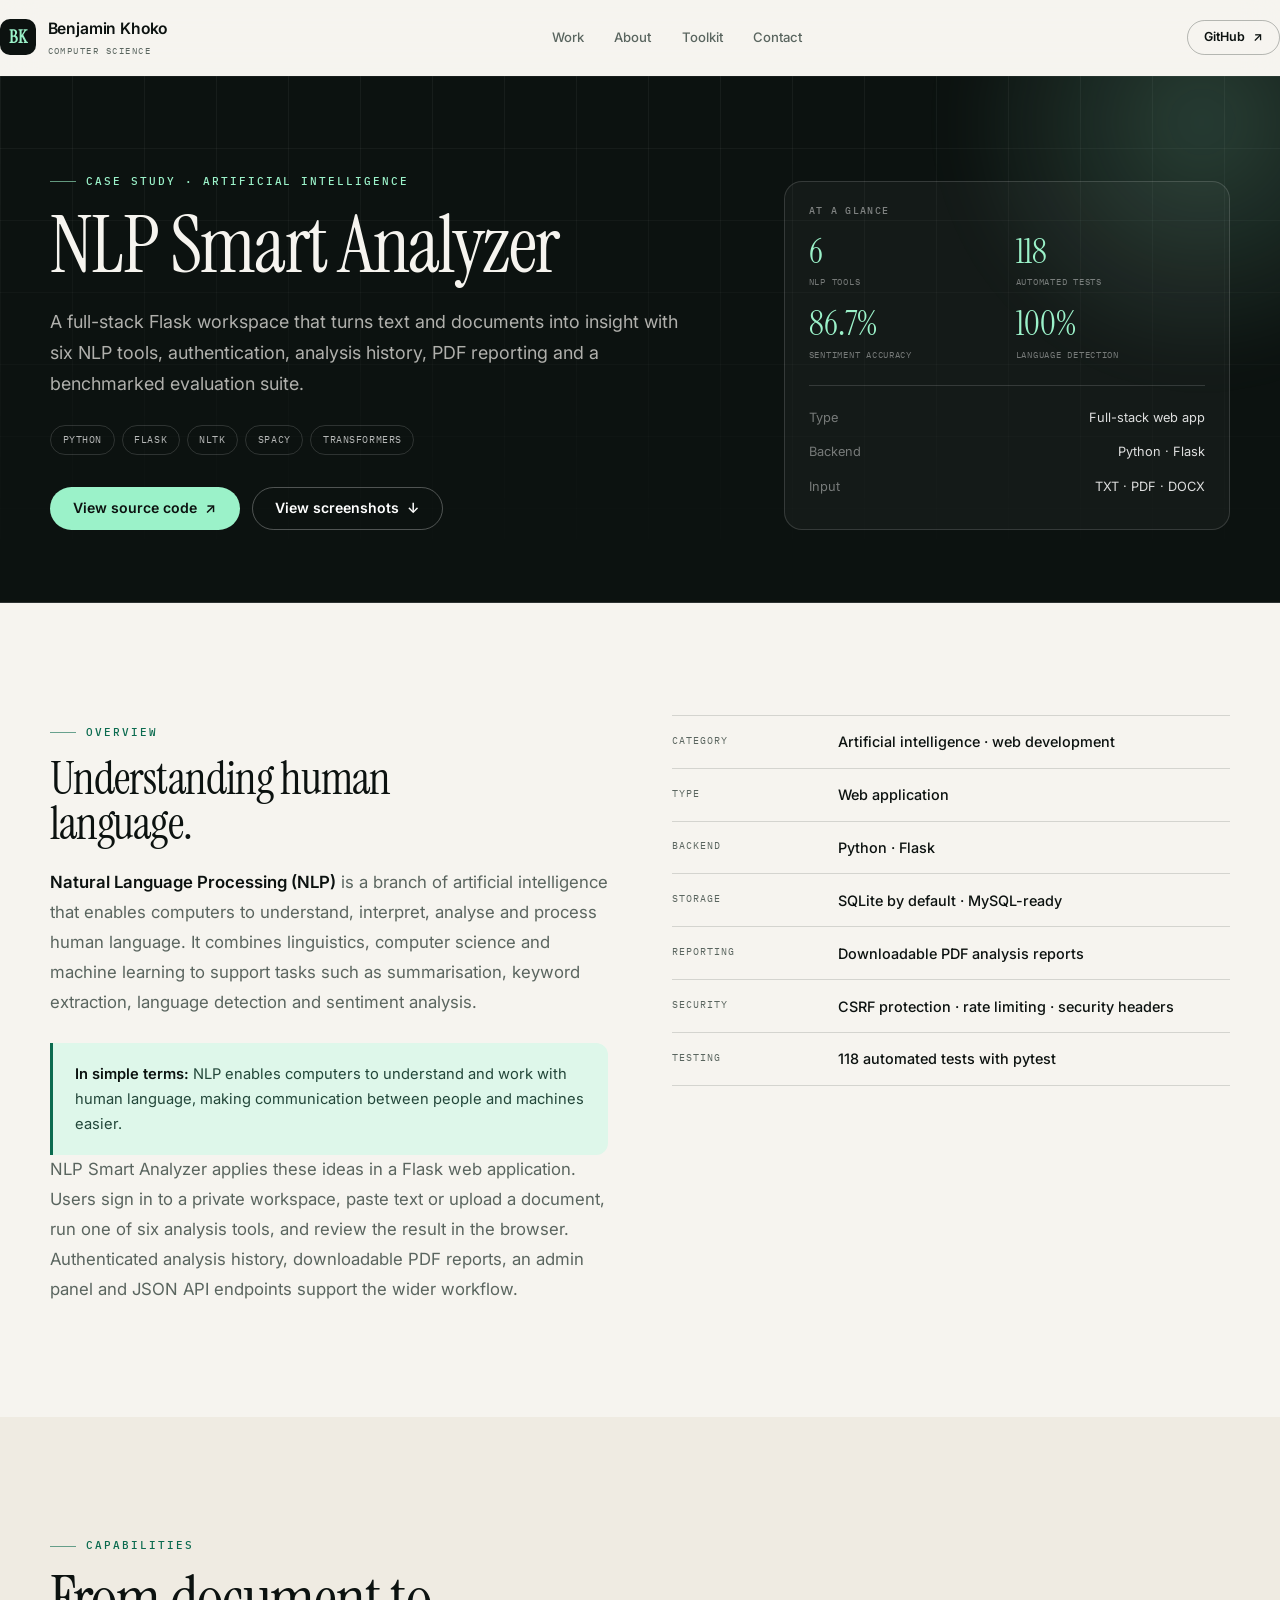
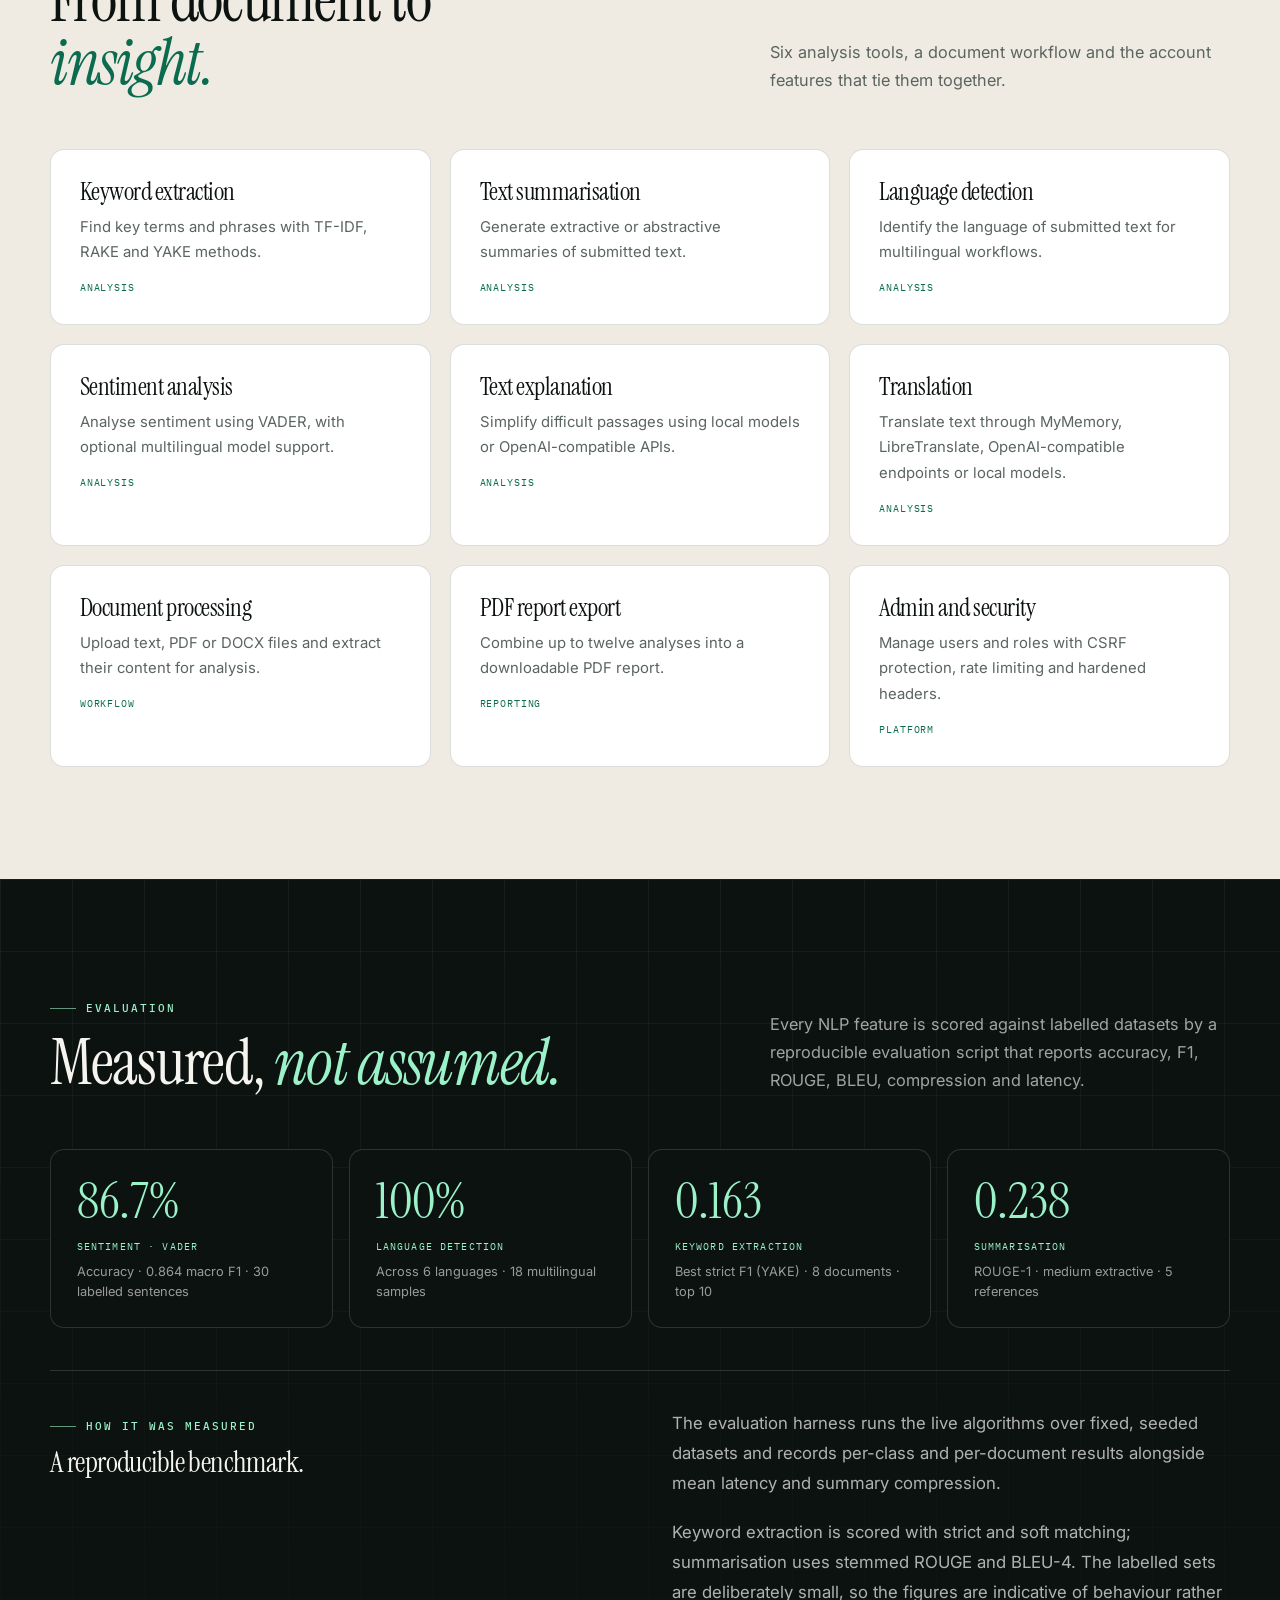
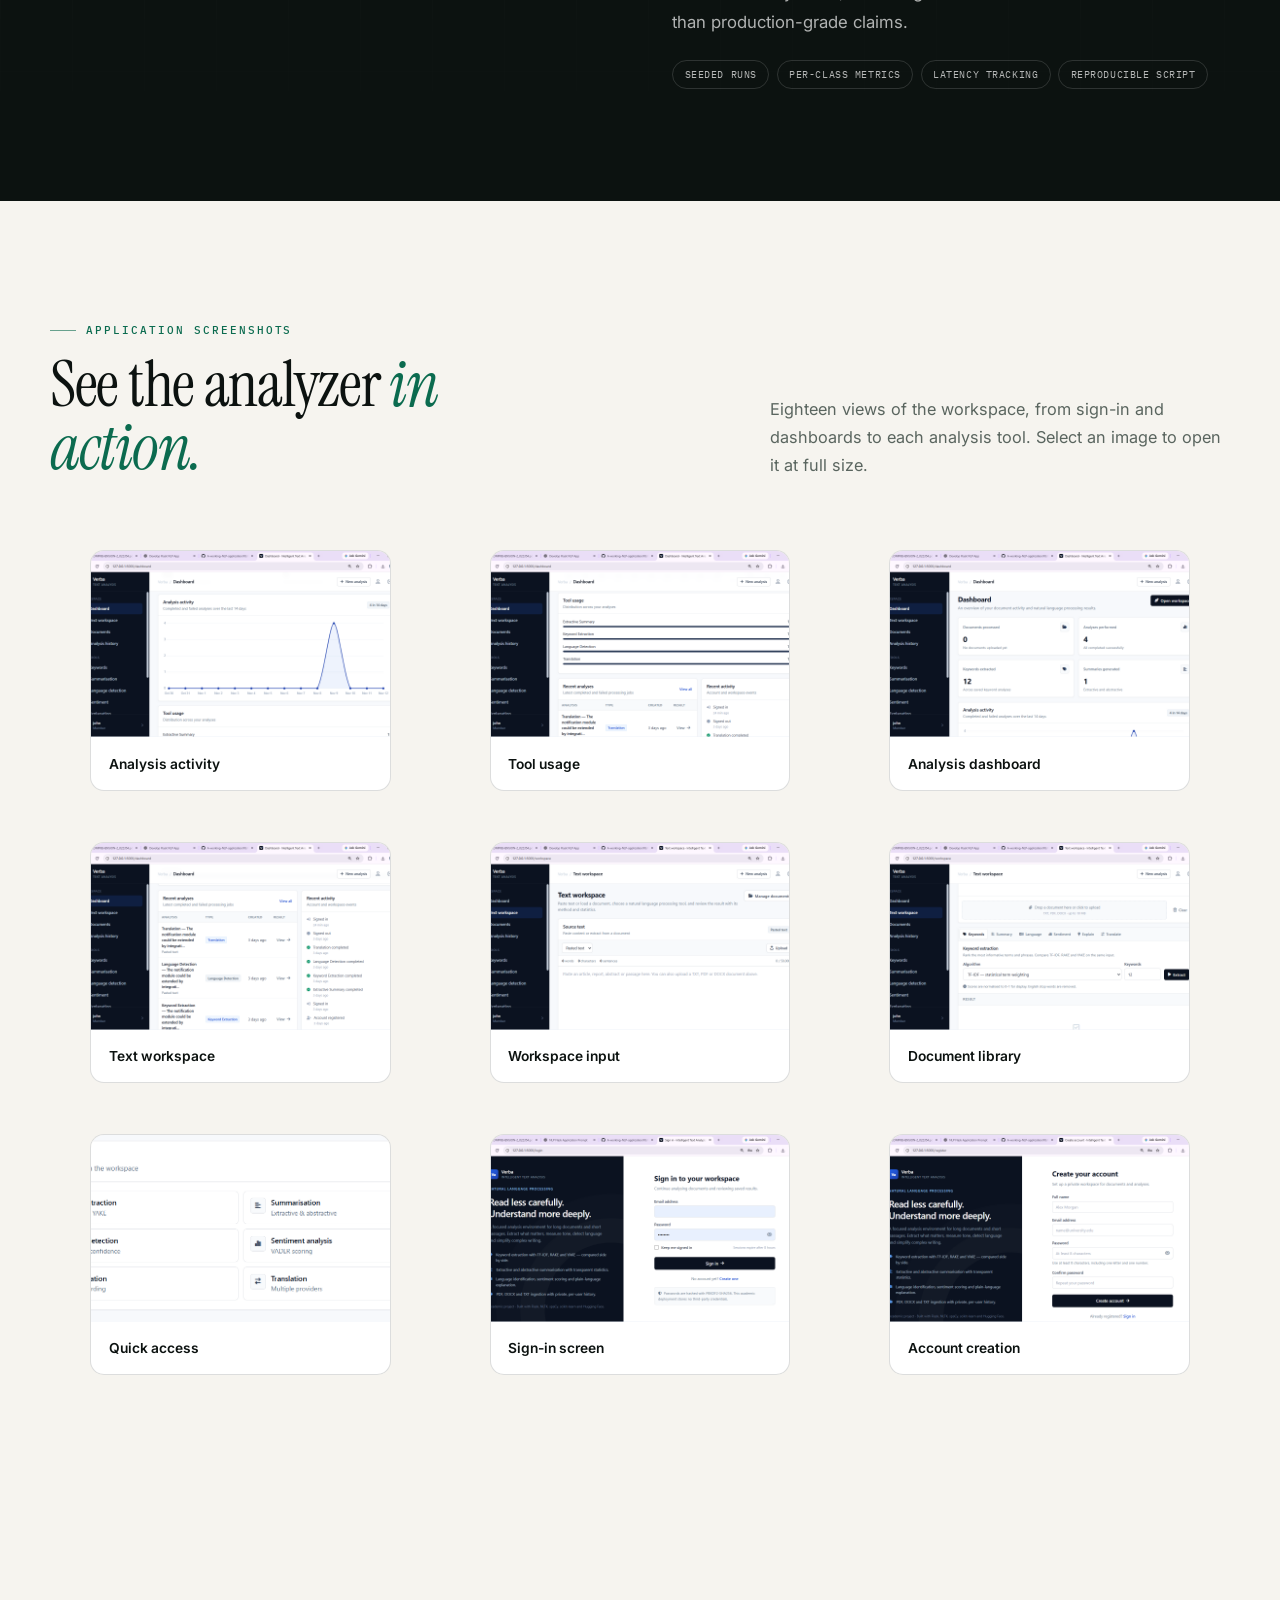
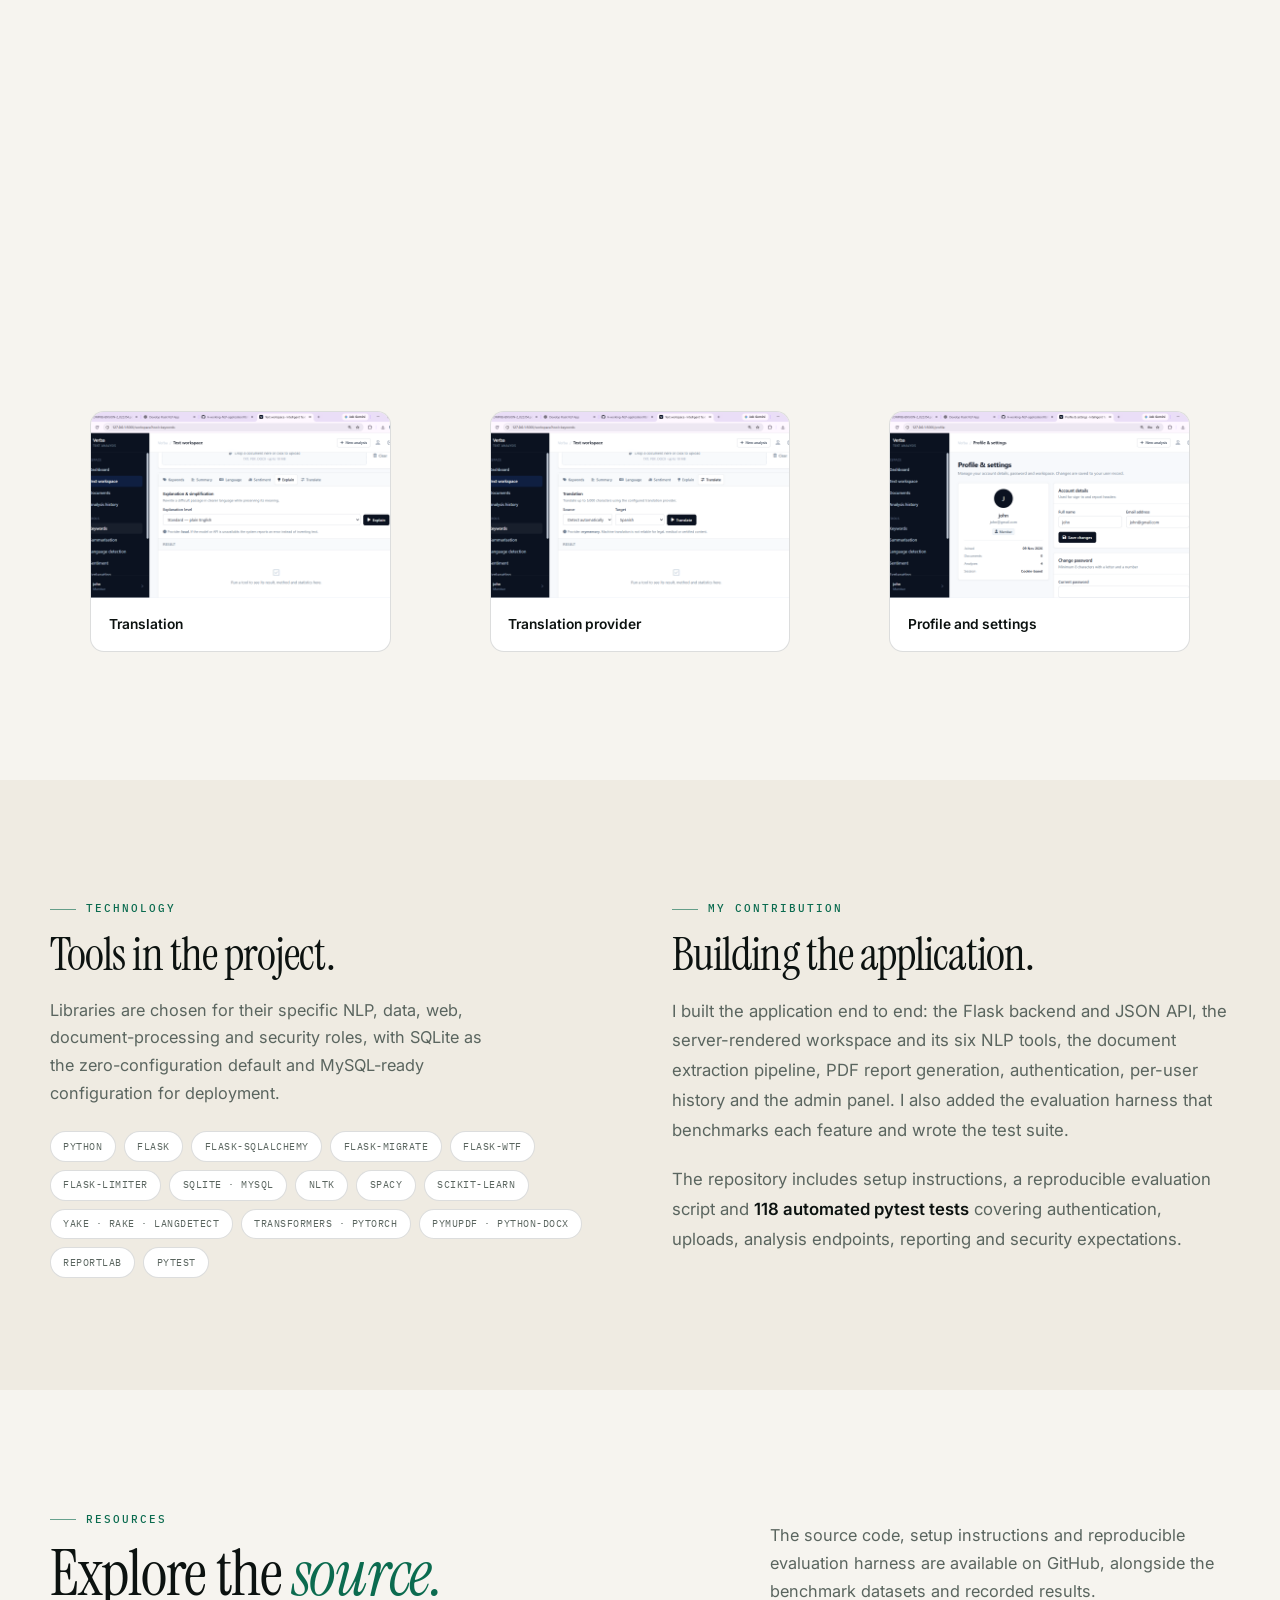
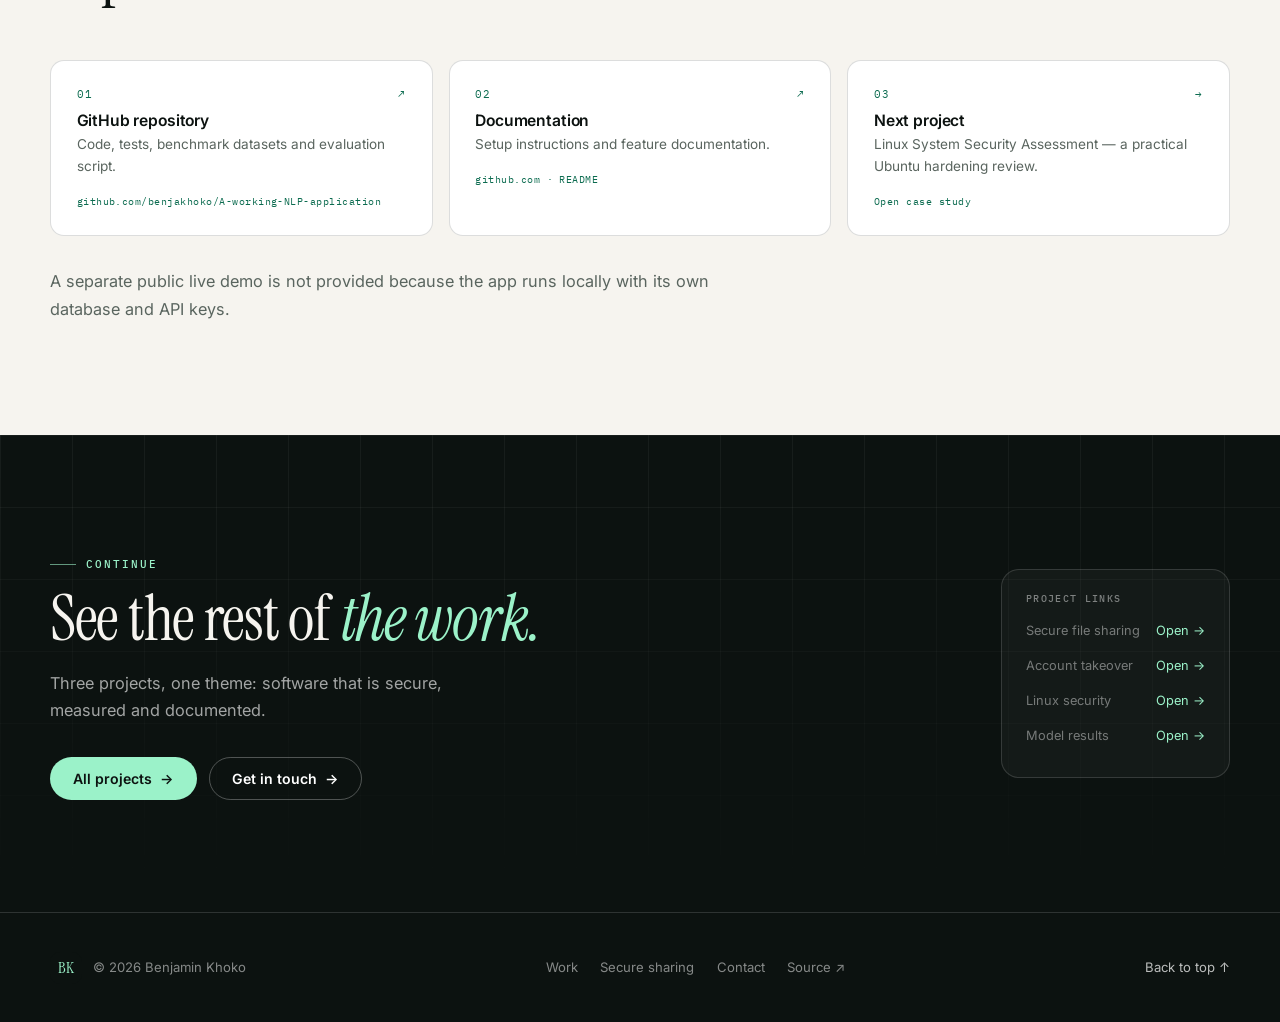
<file: nlp-project.html>
<!DOCTYPE html>
<html lang="en">
<head>
<meta charset="UTF-8">
<meta name="viewport" content="width=device-width, initial-scale=1">
<title>NLP Smart Analyzer | Benjamin Khoko</title>
<meta name="description" content="NLP Smart Analyzer: a full-stack Flask application for document upload, keyword extraction, summarisation, language detection, sentiment analysis, explanation, translation, PDF reporting and benchmarked NLP evaluation.">
<meta name="theme-color" content="#0c1210">
<meta name="author" content="Benjamin Khoko">
<link rel="icon" type="image/svg+xml" href="images/favicon.svg">
<link rel="canonical" href="https://customeraccountbenja.github.io/benjaportfolio/nlp-project.html">
<meta property="og:type" content="article">
<meta property="og:site_name" content="Benjamin Khoko">
<meta property="og:title" content="NLP Smart Analyzer | Benjamin Khoko">
<meta property="og:description" content="A full-stack Flask application for document analysis, NLP tools, PDF reporting and benchmarked evaluation.">
<meta property="og:url" content="https://customeraccountbenja.github.io/benjaportfolio/nlp-project.html">
<meta property="og:image" content="https://customeraccountbenja.github.io/benjaportfolio/images/npl/Screenshot%20(276).png">
<meta name="twitter:card" content="summary">
<meta name="twitter:title" content="NLP Smart Analyzer | Benjamin Khoko">
<meta name="twitter:description" content="A full-stack Flask application for document analysis, NLP tools, PDF reporting and benchmarked evaluation.">
<meta name="twitter:image" content="https://customeraccountbenja.github.io/benjaportfolio/images/npl/Screenshot%20(276).png">
<link rel="preconnect" href="https://fonts.googleapis.com">
<link rel="preconnect" href="https://fonts.gstatic.com" crossorigin>
<link href="https://fonts.googleapis.com/css2?family=Instrument+Serif:ital@0;1&family=Inter:wght@400;500;600;700&family=IBM+Plex+Mono:wght@400;500&display=swap" rel="stylesheet">
<link rel="stylesheet" href="css/styles.css">
<script>document.documentElement.classList.add("js")</script>
</head>
<body>
<a href="#main" class="skip-link">Skip to content</a>

<header class="site-header" id="site-header">
  <nav class="site-nav container" aria-label="Main">
    <a href="index.html" class="brand">
      <span class="brand-mark" aria-hidden="true">BK</span>
      <span>Benjamin Khoko<span class="brand-sub">Computer Science</span></span>
    </a>
    <div class="nav-links">
      <a href="index.html#work">Work</a>
      <a href="index.html#about">About</a>
      <a href="index.html#toolkit">Toolkit</a>
      <a href="index.html#contact">Contact</a>
    </div>
    <div class="nav-actions">
      <a href="https://github.com/benjakhoko/" target="_blank" rel="noopener" class="btn btn-outline btn-sm nav-github">GitHub <span class="arrow">&nearr;</span></a>
      <button class="menu-btn" id="menu-btn" aria-label="Open menu" aria-expanded="false" aria-controls="mobile-menu">
        <span></span><span></span>
      </button>
    </div>
  </nav>
  <div class="mobile-menu" id="mobile-menu">
    <div class="container">
      <a href="index.html#work">Work <span aria-hidden="true">&rarr;</span></a>
      <a href="index.html#about">About <span aria-hidden="true">&rarr;</span></a>
      <a href="index.html#toolkit">Toolkit <span aria-hidden="true">&rarr;</span></a>
      <a href="index.html#contact">Contact <span aria-hidden="true">&rarr;</span></a>
      <a href="https://github.com/benjakhoko/" target="_blank" rel="noopener" class="btn btn-primary">GitHub <span class="arrow">&nearr;</span></a>
    </div>
  </div>
</header>

<main id="main">

  <section class="page-hero">
    <div class="grid-overlay" aria-hidden="true"></div>
    <div class="glow" style="right:-12rem;top:-14rem" aria-hidden="true"></div>
    <div class="container page-hero-grid">
      <div>
        <p class="eyebrow eyebrow--light reveal">Case study &middot; Artificial intelligence</p>
        <h1 class="reveal" style="--d:.06s">NLP Smart Analyzer</h1>
        <p class="lead reveal" style="--d:.12s">A full-stack Flask workspace that turns text and documents into insight with six NLP tools, authentication, analysis history, PDF reporting and a benchmarked evaluation suite.</p>
        <div class="tag-row reveal" style="--d:.18s">
          <span class="tag">Python</span><span class="tag">Flask</span><span class="tag">NLTK</span><span class="tag">spaCy</span><span class="tag">Transformers</span>
        </div>
        <div class="page-hero-actions reveal" style="--d:.24s">
          <a href="https://github.com/benjakhoko/A-working-NLP-application" target="_blank" rel="noopener" class="btn btn-mint">View source code <span class="arrow">&nearr;</span></a>
          <a href="#evidence" class="btn btn-outline-light">View screenshots <span class="arrow">&darr;</span></a>
        </div>
      </div>
      <aside class="glance reveal" style="--d:.2s">
        <h2>At a glance</h2>
        <div class="glance-stats">
          <div class="glance-stat"><span class="value">6</span><span class="label">NLP tools</span></div>
          <div class="glance-stat"><span class="value">118</span><span class="label">Automated tests</span></div>
          <div class="glance-stat"><span class="value">86.7%</span><span class="label">Sentiment accuracy</span></div>
          <div class="glance-stat"><span class="value">100%</span><span class="label">Language detection</span></div>
        </div>
        <dl class="glance-list">
          <div><dt>Type</dt><dd>Full-stack web app</dd></div>
          <div><dt>Backend</dt><dd>Python &middot; Flask</dd></div>
          <div><dt>Input</dt><dd>TXT &middot; PDF &middot; DOCX</dd></div>
        </dl>
      </aside>
    </div>
  </section>

  <section class="section">
    <div class="container content-grid">
      <div class="reveal">
        <p class="eyebrow">Overview</p>
        <h2 class="section-title" style="font-size:clamp(2.1rem,3.6vw,3.1rem);margin-bottom:1.4rem">Understanding human language.</h2>
        <div class="prose">
          <p><strong>Natural Language Processing (NLP)</strong> is a branch of artificial intelligence that enables computers to understand, interpret, analyse and process human language. It combines linguistics, computer science and machine learning to support tasks such as summarisation, keyword extraction, language detection and sentiment analysis.</p>
          <div class="callout"><strong>In simple terms:</strong> NLP enables computers to understand and work with human language, making communication between people and machines easier.</div>
          <p>NLP Smart Analyzer applies these ideas in a Flask web application. Users sign in to a private workspace, paste text or upload a document, run one of six analysis tools, and review the result in the browser. Authenticated analysis history, downloadable PDF reports, an admin panel and JSON API endpoints support the wider workflow.</p>
        </div>
      </div>
      <dl class="facts reveal" style="--d:.08s">
        <div><dt>Category</dt><dd>Artificial intelligence &middot; web development</dd></div>
        <div><dt>Type</dt><dd>Web application</dd></div>
        <div><dt>Backend</dt><dd>Python &middot; Flask</dd></div>
        <div><dt>Storage</dt><dd>SQLite by default &middot; MySQL-ready</dd></div>
        <div><dt>Reporting</dt><dd>Downloadable PDF analysis reports</dd></div>
        <div><dt>Security</dt><dd>CSRF protection &middot; rate limiting &middot; security headers</dd></div>
        <div><dt>Testing</dt><dd>118 automated tests with pytest</dd></div>
      </dl>
    </div>
  </section>

  <section id="features" class="section section-tint">
    <div class="container">
      <div class="section-head">
        <div class="reveal">
          <p class="eyebrow">Capabilities</p>
          <h2 class="section-title">From document to <em>insight.</em></h2>
        </div>
        <p class="section-intro reveal" style="--d:.08s">Six analysis tools, a document workflow and the account features that tie them together.</p>
      </div>
      <div class="card-grid card-grid--three">
        <article class="card reveal"><h3>Keyword extraction</h3><p>Find key terms and phrases with TF-IDF, RAKE and YAKE methods.</p><span class="tagline">Analysis</span></article>
        <article class="card reveal" style="--d:.05s"><h3>Text summarisation</h3><p>Generate extractive or abstractive summaries of submitted text.</p><span class="tagline">Analysis</span></article>
        <article class="card reveal" style="--d:.1s"><h3>Language detection</h3><p>Identify the language of submitted text for multilingual workflows.</p><span class="tagline">Analysis</span></article>
        <article class="card reveal"><h3>Sentiment analysis</h3><p>Analyse sentiment using VADER, with optional multilingual model support.</p><span class="tagline">Analysis</span></article>
        <article class="card reveal" style="--d:.05s"><h3>Text explanation</h3><p>Simplify difficult passages using local models or OpenAI-compatible APIs.</p><span class="tagline">Analysis</span></article>
        <article class="card reveal" style="--d:.1s"><h3>Translation</h3><p>Translate text through MyMemory, LibreTranslate, OpenAI-compatible endpoints or local models.</p><span class="tagline">Analysis</span></article>
        <article class="card reveal"><h3>Document processing</h3><p>Upload text, PDF or DOCX files and extract their content for analysis.</p><span class="tagline">Workflow</span></article>
        <article class="card reveal" style="--d:.05s"><h3>PDF report export</h3><p>Combine up to twelve analyses into a downloadable PDF report.</p><span class="tagline">Reporting</span></article>
        <article class="card reveal" style="--d:.1s"><h3>Admin and security</h3><p>Manage users and roles with CSRF protection, rate limiting and hardened headers.</p><span class="tagline">Platform</span></article>
      </div>
    </div>
  </section>

  <section id="evaluation" class="section section-dark">
    <div class="grid-overlay" aria-hidden="true"></div>
    <div class="container" style="position:relative;z-index:1">
      <div class="section-head">
        <div class="reveal">
          <p class="eyebrow eyebrow--light">Evaluation</p>
          <h2 class="section-title">Measured, <em>not assumed.</em></h2>
        </div>
        <p class="section-intro reveal" style="--d:.08s;color:rgba(255,255,255,.62)">Every NLP feature is scored against labelled datasets by a reproducible evaluation script that reports accuracy, F1, ROUGE, BLEU, compression and latency.</p>
      </div>
      <div class="metrics">
        <div class="metric metric--dark reveal">
          <span class="value">86.7%</span>
          <span class="label">Sentiment &middot; VADER</span>
          <p class="note">Accuracy &middot; 0.864 macro F1 &middot; 30 labelled sentences</p>
        </div>
        <div class="metric metric--dark reveal" style="--d:.06s">
          <span class="value">100%</span>
          <span class="label">Language detection</span>
          <p class="note">Across 6 languages &middot; 18 multilingual samples</p>
        </div>
        <div class="metric metric--dark reveal" style="--d:.12s">
          <span class="value">0.163</span>
          <span class="label">Keyword extraction</span>
          <p class="note">Best strict F1 (YAKE) &middot; 8 documents &middot; top 10</p>
        </div>
        <div class="metric metric--dark reveal" style="--d:.18s">
          <span class="value">0.238</span>
          <span class="label">Summarisation</span>
          <p class="note">ROUGE-1 &middot; medium extractive &middot; 5 references</p>
        </div>
      </div>
      <div class="content-grid" style="margin-top:2.6rem;padding-top:2.4rem;border-top:1px solid var(--line-dark)">
        <div class="reveal">
          <p class="eyebrow eyebrow--light">How it was measured</p>
          <h3 style="margin-top:.8rem;font-size:1.8rem">A reproducible benchmark.</h3>
        </div>
        <div class="prose reveal" style="--d:.08s">
          <p style="color:rgba(255,255,255,.68)">The evaluation harness runs the live algorithms over fixed, seeded datasets and records per-class and per-document results alongside mean latency and summary compression.</p>
          <p style="color:rgba(255,255,255,.68)">Keyword extraction is scored with strict and soft matching; summarisation uses stemmed ROUGE and BLEU-4. The labelled sets are deliberately small, so the figures are indicative of behaviour rather than production-grade claims.</p>
          <div class="tag-row" style="margin-top:1.4rem">
            <span class="tag">Seeded runs</span><span class="tag">Per-class metrics</span><span class="tag">Latency tracking</span><span class="tag">Reproducible script</span>
          </div>
        </div>
      </div>
    </div>
  </section>

  <section id="evidence" class="section">
    <div class="container">
      <div class="section-head">
        <div class="reveal">
          <p class="eyebrow">Application screenshots</p>
          <h2 class="section-title">See the analyzer <em>in action.</em></h2>
        </div>
        <p class="section-intro reveal" style="--d:.08s">Eighteen views of the workspace, from sign-in and dashboards to each analysis tool. Select an image to open it at full size.</p>
      </div>
      <div class="gallery">
        <figure class="reveal"><a href="images/npl/Screenshot%20(277).png" target="_blank" rel="noopener"><img src="images/npl/Screenshot%20(277).png" alt="Dashboard analysis activity chart for the last 14 days" loading="lazy"></a><figcaption>Analysis activity</figcaption></figure>
        <figure class="reveal" style="--d:.04s"><a href="images/npl/Screenshot%20(278).png" target="_blank" rel="noopener"><img src="images/npl/Screenshot%20(278).png" alt="Dashboard tool usage, recent analyses and recent activity panels" loading="lazy"></a><figcaption>Tool usage</figcaption></figure>
        <figure class="reveal" style="--d:.08s"><a href="images/npl/Screenshot%20(276).png" target="_blank" rel="noopener"><img src="images/npl/Screenshot%20(276).png" alt="NLP Smart Analyzer dashboard with document and analysis activity counts" loading="lazy"></a><figcaption>Analysis dashboard</figcaption></figure>
        <figure class="reveal"><a href="images/npl/Screenshot%20(279).png" target="_blank" rel="noopener"><img src="images/npl/Screenshot%20(279).png" alt="Text workspace for pasting text or uploading a document for analysis" loading="lazy"></a><figcaption>Text workspace</figcaption></figure>
        <figure class="reveal" style="--d:.04s"><a href="images/npl/Screenshot%20(280).png" target="_blank" rel="noopener"><img src="images/npl/Screenshot%20(280).png" alt="Empty text workspace with word, character and sentence counters" loading="lazy"></a><figcaption>Workspace input</figcaption></figure>
        <figure class="reveal" style="--d:.08s"><a href="images/npl/Screenshot%20(281).png" target="_blank" rel="noopener"><img src="images/npl/Screenshot%20(281).png" alt="Document library with file search, type filtering and upload controls" loading="lazy"></a><figcaption>Document library</figcaption></figure>
        <figure class="reveal"><a href="images/npl/Screenshot%202026-11-12%20213125.png" target="_blank" rel="noopener"><img src="images/npl/Screenshot%202026-11-12%20213125.png" alt="Quick access panel listing the six NLP analysis tools" loading="lazy"></a><figcaption>Quick access</figcaption></figure>
        <figure class="reveal" style="--d:.04s"><a href="images/npl/Screenshot%20(291).png" target="_blank" rel="noopener"><img src="images/npl/Screenshot%20(291).png" alt="NLP Smart Analyzer sign-in screen; the email field has been redacted" loading="lazy"></a><figcaption>Sign-in screen</figcaption></figure>
        <figure class="reveal" style="--d:.08s"><a href="images/npl/Screenshot%20(292).png" target="_blank" rel="noopener"><img src="images/npl/Screenshot%20(292).png" alt="NLP Smart Analyzer account creation form" loading="lazy"></a><figcaption>Account creation</figcaption></figure>
        <figure class="reveal"><a href="images/npl/Screenshot%20(282).png" target="_blank" rel="noopener"><img src="images/npl/Screenshot%20(282).png" alt="Analysis history page with filters, statuses and analysis records" loading="lazy"></a><figcaption>Analysis history</figcaption></figure>
        <figure class="reveal" style="--d:.04s"><a href="images/npl/Screenshot%20(283).png" target="_blank" rel="noopener"><img src="images/npl/Screenshot%20(283).png" alt="Keyword extraction controls for selecting an algorithm and number of keywords" loading="lazy"></a><figcaption>Keyword extraction</figcaption></figure>
        <figure class="reveal" style="--d:.08s"><a href="images/npl/Screenshot%20(284).png" target="_blank" rel="noopener"><img src="images/npl/Screenshot%20(284).png" alt="Text summarisation settings for choosing summary type and length" loading="lazy"></a><figcaption>Text summarisation</figcaption></figure>
        <figure class="reveal"><a href="images/npl/Screenshot%20(285).png" target="_blank" rel="noopener"><img src="images/npl/Screenshot%20(285).png" alt="Language detection tool in the NLP Smart Analyzer workspace" loading="lazy"></a><figcaption>Language detection</figcaption></figure>
        <figure class="reveal" style="--d:.04s"><a href="images/npl/Screenshot%20(286).png" target="_blank" rel="noopener"><img src="images/npl/Screenshot%20(286).png" alt="Sentiment analysis tool in the NLP Smart Analyzer workspace" loading="lazy"></a><figcaption>Sentiment analysis</figcaption></figure>
        <figure class="reveal" style="--d:.08s"><a href="images/npl/Screenshot%20(287).png" target="_blank" rel="noopener"><img src="images/npl/Screenshot%20(287).png" alt="Text explanation and simplification tool with selectable explanation levels" loading="lazy"></a><figcaption>Text explanation</figcaption></figure>
        <figure class="reveal"><a href="images/npl/Screenshot%20(288).png" target="_blank" rel="noopener"><img src="images/npl/Screenshot%20(288).png" alt="Translation tool with source language detection and target language selection" loading="lazy"></a><figcaption>Translation</figcaption></figure>
        <figure class="reveal" style="--d:.04s"><a href="images/npl/Screenshot%20(289).png" target="_blank" rel="noopener"><img src="images/npl/Screenshot%20(289).png" alt="Translation tab showing automatic source detection and target language selection" loading="lazy"></a><figcaption>Translation provider</figcaption></figure>
        <figure class="reveal" style="--d:.08s"><a href="images/npl/Screenshot%20(290).png" target="_blank" rel="noopener"><img src="images/npl/Screenshot%20(290).png" alt="Profile and settings page showing account details and password change form" loading="lazy"></a><figcaption>Profile and settings</figcaption></figure>
      </div>
    </div>
  </section>

  <section class="section section-tint">
    <div class="container content-grid">
      <div class="reveal">
        <p class="eyebrow">Technology</p>
        <h2 class="section-title" style="font-size:clamp(2.1rem,3.6vw,3.1rem)">Tools in the project.</h2>
        <p class="section-intro" style="margin-top:1.2rem">Libraries are chosen for their specific NLP, data, web, document-processing and security roles, with SQLite as the zero-configuration default and MySQL-ready configuration for deployment.</p>
        <div class="chips">
          <span class="chip">Python</span><span class="chip">Flask</span><span class="chip">Flask-SQLAlchemy</span><span class="chip">Flask-Migrate</span><span class="chip">Flask-WTF</span><span class="chip">Flask-Limiter</span><span class="chip">SQLite &middot; MySQL</span><span class="chip">NLTK</span><span class="chip">spaCy</span><span class="chip">scikit-learn</span><span class="chip">YAKE &middot; RAKE &middot; langdetect</span><span class="chip">Transformers &middot; PyTorch</span><span class="chip">PyMuPDF &middot; python-docx</span><span class="chip">ReportLab</span><span class="chip">pytest</span>
        </div>
      </div>
      <div class="reveal" style="--d:.08s">
        <p class="eyebrow">My contribution</p>
        <h2 class="section-title" style="font-size:clamp(2.1rem,3.6vw,3.1rem)">Building the application.</h2>
        <div class="prose" style="margin-top:1.2rem">
          <p>I built the application end to end: the Flask backend and JSON API, the server-rendered workspace and its six NLP tools, the document extraction pipeline, PDF report generation, authentication, per-user history and the admin panel. I also added the evaluation harness that benchmarks each feature and wrote the test suite.</p>
          <p>The repository includes setup instructions, a reproducible evaluation script and <strong>118 automated pytest tests</strong> covering authentication, uploads, analysis endpoints, reporting and security expectations.</p>
        </div>
      </div>
    </div>
  </section>

  <section class="section">
    <div class="container">
      <div class="section-head">
        <div class="reveal">
          <p class="eyebrow">Resources</p>
          <h2 class="section-title">Explore the <em>source.</em></h2>
        </div>
        <p class="section-intro reveal" style="--d:.08s">The source code, setup instructions and reproducible evaluation harness are available on GitHub, alongside the benchmark datasets and recorded results.</p>
      </div>
      <div class="resource-grid">
        <a href="https://github.com/benjakhoko/A-working-NLP-application" target="_blank" rel="noopener" class="resource-card reveal">
          <div class="top"><span>01</span><span>&nearr;</span></div>
          <h3>GitHub repository</h3>
          <p>Code, tests, benchmark datasets and evaluation script.</p>
          <span class="meta">github.com/benjakhoko/A-working-NLP-application</span>
        </a>
        <a href="https://github.com/benjakhoko/A-working-NLP-application#readme" target="_blank" rel="noopener" class="resource-card reveal" style="--d:.06s">
          <div class="top"><span>02</span><span>&nearr;</span></div>
          <h3>Documentation</h3>
          <p>Setup instructions and feature documentation.</p>
          <span class="meta">github.com &middot; README</span>
        </a>
        <a href="linux-security.html" class="resource-card reveal" style="--d:.12s">
          <div class="top"><span>03</span><span>&rarr;</span></div>
          <h3>Next project</h3>
          <p>Linux System Security Assessment &mdash; a practical Ubuntu hardening review.</p>
          <span class="meta">Open case study</span>
        </a>
      </div>
      <p class="section-intro reveal" style="margin-top:2rem;max-width:70ch">A separate public live demo is not provided because the app runs locally with its own database and API keys.</p>
    </div>
  </section>

  <section class="section section-dark">
    <div class="grid-overlay" aria-hidden="true"></div>
    <div class="container" style="position:relative;z-index:1">
      <div class="content-grid" style="align-items:center">
        <div class="reveal">
          <p class="eyebrow eyebrow--light">Continue</p>
          <h2 class="section-title">See the rest of <em>the work.</em></h2>
          <p class="section-intro" style="color:rgba(255,255,255,.62);margin-top:1.2rem">Three projects, one theme: software that is secure, measured and documented.</p>
          <div class="page-hero-actions">
            <a href="index.html#work" class="btn btn-mint">All projects <span class="arrow">&rarr;</span></a>
            <a href="index.html#contact" class="btn btn-outline-light">Get in touch <span class="arrow">&rarr;</span></a>
          </div>
        </div>
        <div class="glance reveal" style="--d:.08s;max-width:420px;justify-self:end">
          <h2>Project links</h2>
          <div class="glance-list" style="margin-top:.6rem;border-top:0;padding-top:0">
            <div><dt>Secure file sharing</dt><dd><a href="secure-file-sharing.html" style="color:var(--mint)">Open &rarr;</a></dd></div>
            <div><dt>Account takeover</dt><dd><a href="project.html" style="color:var(--mint)">Open &rarr;</a></dd></div>
            <div><dt>Linux security</dt><dd><a href="linux-security.html" style="color:var(--mint)">Open &rarr;</a></dd></div>
            <div><dt>Model results</dt><dd><a href="results.html" style="color:var(--mint)">Open &rarr;</a></dd></div>
          </div>
        </div>
      </div>
    </div>
  </section>

</main>

<footer class="site-footer">
  <div class="container footer-grid">
    <div class="footer-brand">
      <span class="brand-mark" aria-hidden="true">BK</span>
      <span>&copy; <span id="year">2026</span> Benjamin Khoko</span>
    </div>
    <nav class="footer-links" aria-label="Footer">
      <a href="index.html#work">Work</a>
      <a href="secure-file-sharing.html">Secure sharing</a>
      <a href="index.html#contact">Contact</a>
      <a href="https://github.com/benjakhoko/A-working-NLP-application" target="_blank" rel="noopener">Source &nearr;</a>
    </nav>
    <a href="#" class="to-top">Back to top &uarr;</a>
  </div>
</footer>

<script src="js/script.js"></script>
</body>
</html>
</file>
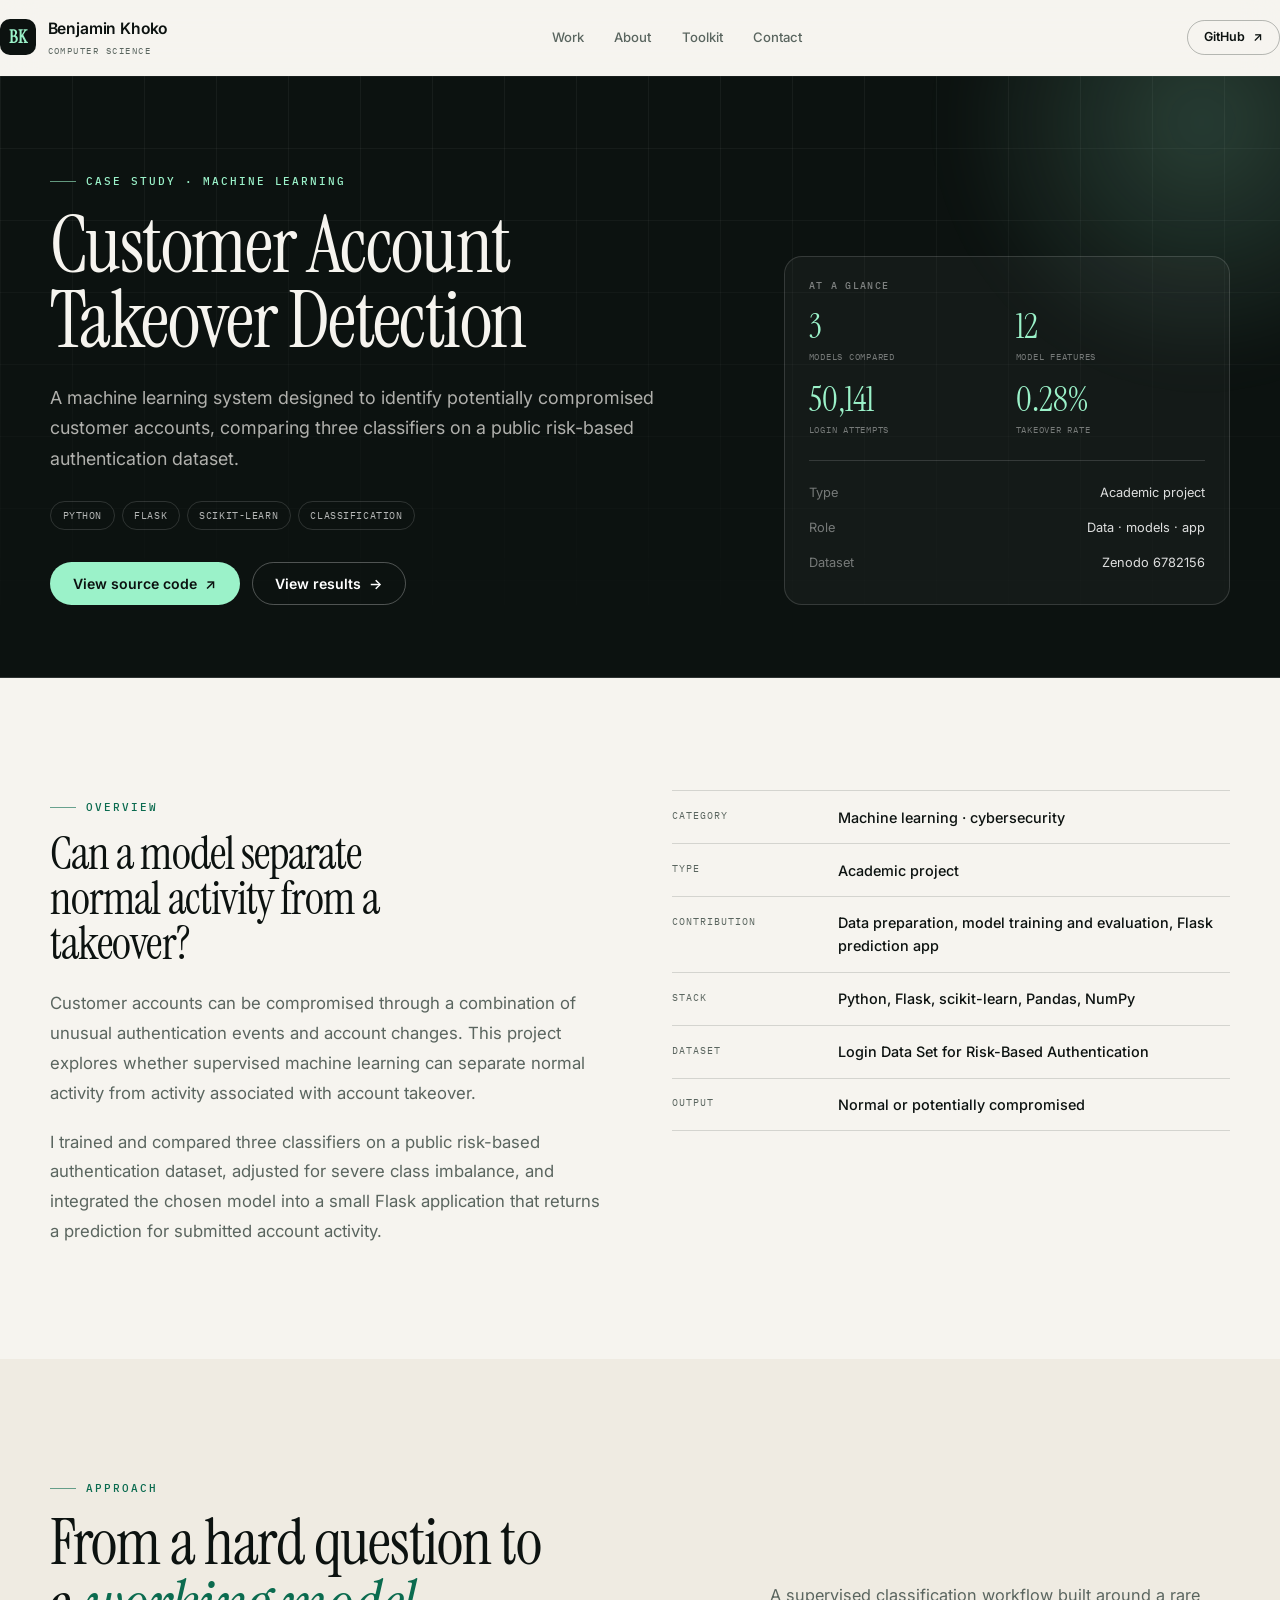
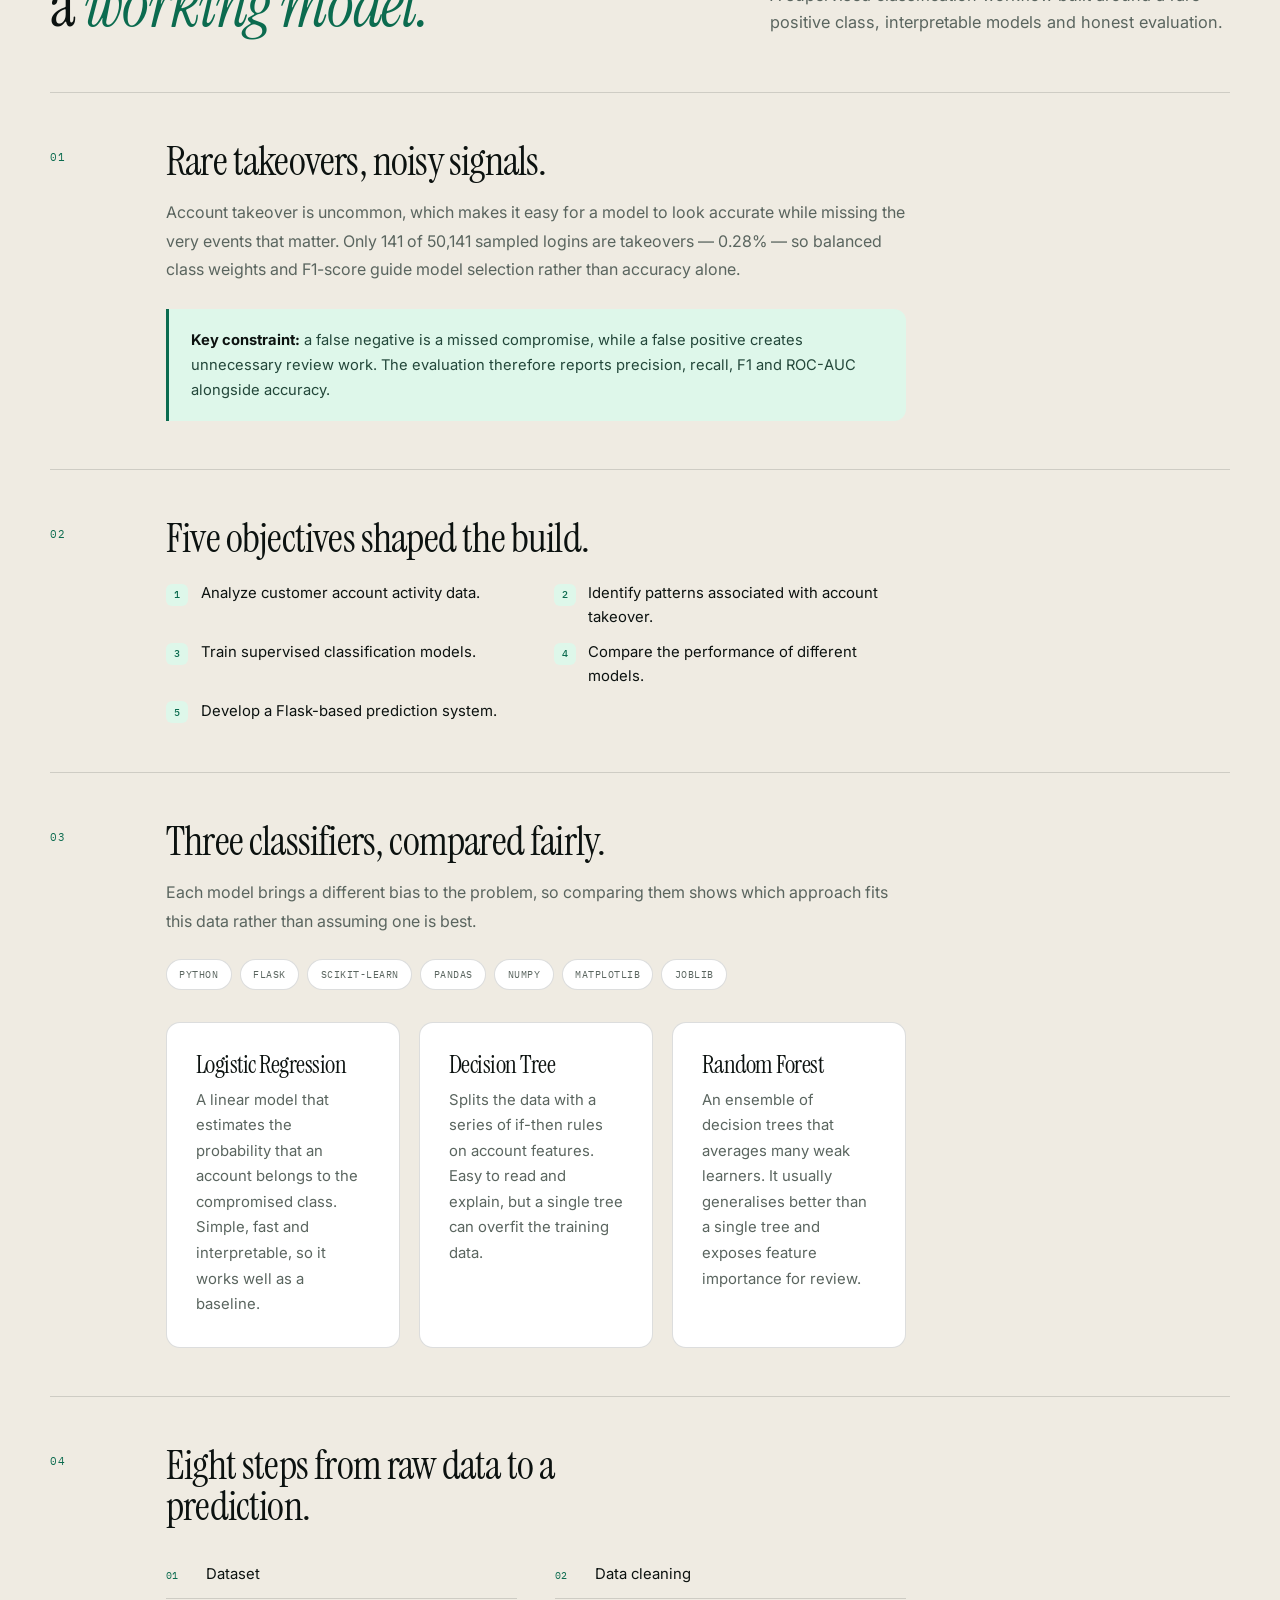
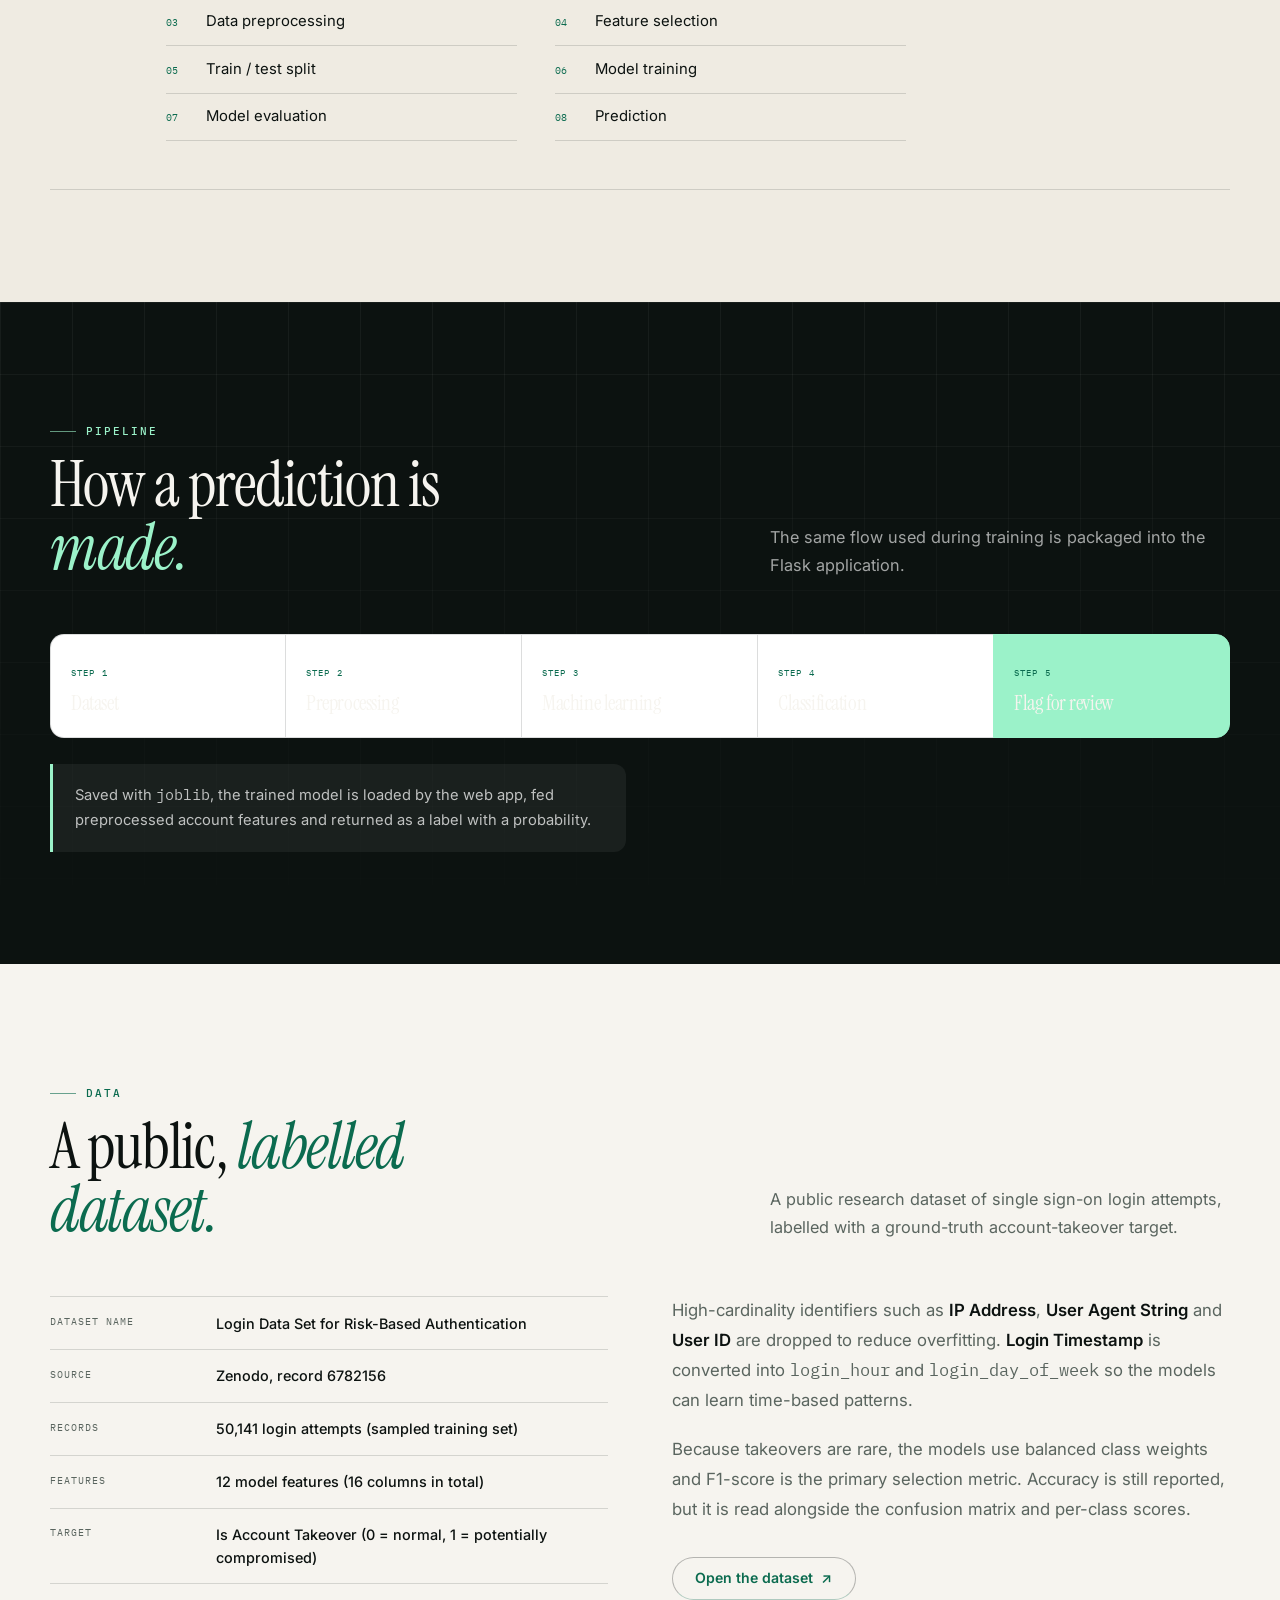
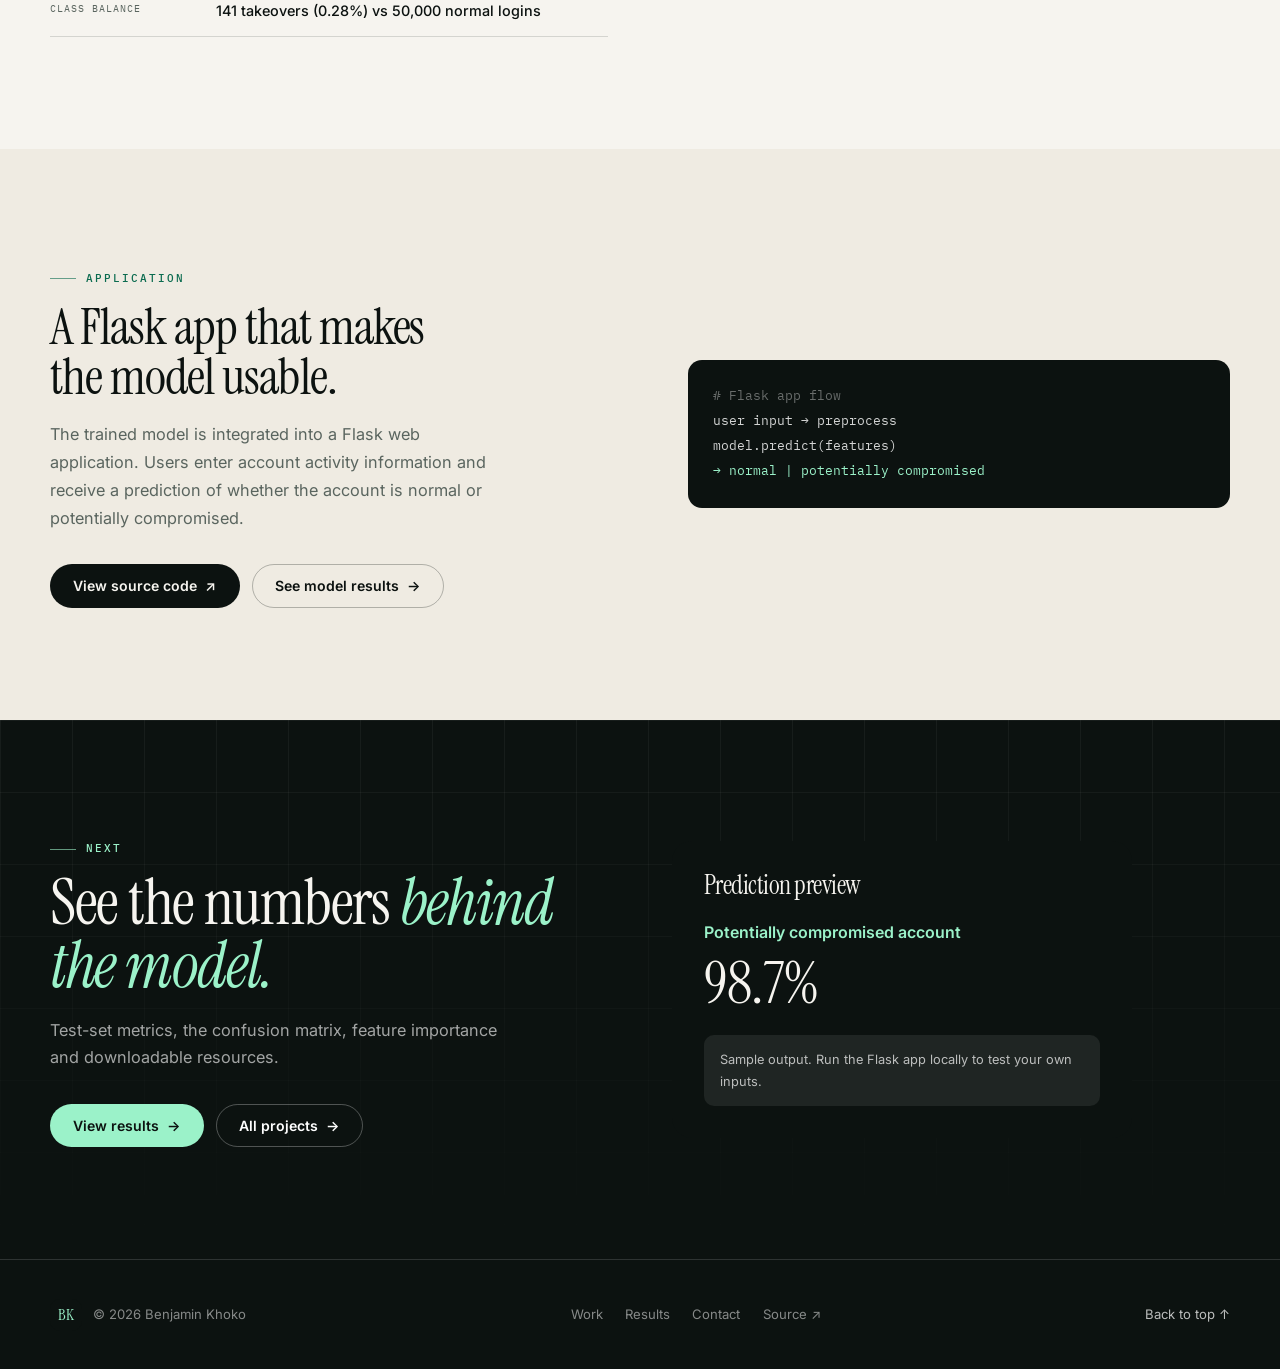
<file: project.html>
<!DOCTYPE html>
<html lang="en">
<head>
<meta charset="UTF-8">
<meta name="viewport" content="width=device-width, initial-scale=1">
<title>Customer Account Takeover Detection | Benjamin Khoko</title>
<meta name="description" content="A supervised machine learning system that identifies potentially compromised customer accounts, comparing three classifiers on a public risk-based authentication dataset.">
<meta name="theme-color" content="#0c1210">
<meta name="author" content="Benjamin Khoko">
<link rel="icon" type="image/svg+xml" href="images/favicon.svg">
<link rel="canonical" href="https://customeraccountbenja.github.io/benjaportfolio/project.html">
<meta property="og:type" content="article">
<meta property="og:site_name" content="Benjamin Khoko">
<meta property="og:title" content="Customer Account Takeover Detection | Benjamin Khoko">
<meta property="og:description" content="A supervised machine learning system that identifies potentially compromised customer accounts.">
<meta property="og:url" content="https://customeraccountbenja.github.io/benjaportfolio/project.html">
<meta property="og:image" content="https://customeraccountbenja.github.io/benjaportfolio/images/cc/feature_importance.png">
<meta name="twitter:card" content="summary">
<meta name="twitter:title" content="Customer Account Takeover Detection | Benjamin Khoko">
<meta name="twitter:description" content="A supervised machine learning system that identifies potentially compromised customer accounts.">
<meta name="twitter:image" content="https://customeraccountbenja.github.io/benjaportfolio/images/cc/feature_importance.png">
<link rel="preconnect" href="https://fonts.googleapis.com">
<link rel="preconnect" href="https://fonts.gstatic.com" crossorigin>
<link href="https://fonts.googleapis.com/css2?family=Instrument+Serif:ital@0;1&family=Inter:wght@400;500;600;700&family=IBM+Plex+Mono:wght@400;500&display=swap" rel="stylesheet">
<link rel="stylesheet" href="css/styles.css">
<script>document.documentElement.classList.add("js")</script>
</head>
<body>
<a href="#main" class="skip-link">Skip to content</a>

<header class="site-header" id="site-header">
  <nav class="site-nav container" aria-label="Main">
    <a href="index.html" class="brand">
      <span class="brand-mark" aria-hidden="true">BK</span>
      <span>Benjamin Khoko<span class="brand-sub">Computer Science</span></span>
    </a>
    <div class="nav-links">
      <a href="index.html#work">Work</a>
      <a href="index.html#about">About</a>
      <a href="index.html#toolkit">Toolkit</a>
      <a href="index.html#contact">Contact</a>
    </div>
    <div class="nav-actions">
      <a href="https://github.com/benjakhoko/" target="_blank" rel="noopener" class="btn btn-outline btn-sm nav-github">GitHub <span class="arrow">&nearr;</span></a>
      <button class="menu-btn" id="menu-btn" aria-label="Open menu" aria-expanded="false" aria-controls="mobile-menu">
        <span></span><span></span>
      </button>
    </div>
  </nav>
  <div class="mobile-menu" id="mobile-menu">
    <div class="container">
      <a href="index.html#work">Work <span aria-hidden="true">&rarr;</span></a>
      <a href="index.html#about">About <span aria-hidden="true">&rarr;</span></a>
      <a href="index.html#toolkit">Toolkit <span aria-hidden="true">&rarr;</span></a>
      <a href="index.html#contact">Contact <span aria-hidden="true">&rarr;</span></a>
      <a href="https://github.com/benjakhoko/" target="_blank" rel="noopener" class="btn btn-primary">GitHub <span class="arrow">&nearr;</span></a>
    </div>
  </div>
</header>

<main id="main">

  <section class="page-hero">
    <div class="grid-overlay" aria-hidden="true"></div>
    <div class="glow" style="right:-12rem;top:-14rem" aria-hidden="true"></div>
    <div class="container page-hero-grid">
      <div>
        <p class="eyebrow eyebrow--light reveal">Case study &middot; Machine learning</p>
        <h1 class="reveal" style="--d:.06s">Customer Account Takeover Detection</h1>
        <p class="lead reveal" style="--d:.12s">A machine learning system designed to identify potentially compromised customer accounts, comparing three classifiers on a public risk-based authentication dataset.</p>
        <div class="tag-row reveal" style="--d:.18s">
          <span class="tag">Python</span><span class="tag">Flask</span><span class="tag">Scikit-learn</span><span class="tag">Classification</span>
        </div>
        <div class="page-hero-actions reveal" style="--d:.24s">
          <a href="https://github.com/CustomerAccountbenja/account" target="_blank" rel="noopener" class="btn btn-mint">View source code <span class="arrow">&nearr;</span></a>
          <a href="results.html" class="btn btn-outline-light">View results <span class="arrow">&rarr;</span></a>
        </div>
      </div>
      <aside class="glance reveal" style="--d:.2s">
        <h2>At a glance</h2>
        <div class="glance-stats">
          <div class="glance-stat"><span class="value">3</span><span class="label">Models compared</span></div>
          <div class="glance-stat"><span class="value">12</span><span class="label">Model features</span></div>
          <div class="glance-stat"><span class="value">50,141</span><span class="label">Login attempts</span></div>
          <div class="glance-stat"><span class="value">0.28%</span><span class="label">Takeover rate</span></div>
        </div>
        <dl class="glance-list">
          <div><dt>Type</dt><dd>Academic project</dd></div>
          <div><dt>Role</dt><dd>Data &middot; models &middot; app</dd></div>
          <div><dt>Dataset</dt><dd>Zenodo 6782156</dd></div>
        </dl>
      </aside>
    </div>
  </section>

  <section class="section">
    <div class="container content-grid">
      <div class="reveal">
        <p class="eyebrow">Overview</p>
        <h2 class="section-title" style="font-size:clamp(2.1rem,3.6vw,3.1rem);margin-bottom:1.4rem">Can a model separate normal activity from a takeover?</h2>
        <div class="prose">
          <p>Customer accounts can be compromised through a combination of unusual authentication events and account changes. This project explores whether supervised machine learning can separate normal activity from activity associated with account takeover.</p>
          <p>I trained and compared three classifiers on a public risk-based authentication dataset, adjusted for severe class imbalance, and integrated the chosen model into a small Flask application that returns a prediction for submitted account activity.</p>
        </div>
      </div>
      <dl class="facts reveal" style="--d:.08s">
        <div><dt>Category</dt><dd>Machine learning &middot; cybersecurity</dd></div>
        <div><dt>Type</dt><dd>Academic project</dd></div>
        <div><dt>Contribution</dt><dd>Data preparation, model training and evaluation, Flask prediction app</dd></div>
        <div><dt>Stack</dt><dd>Python, Flask, scikit-learn, Pandas, NumPy</dd></div>
        <div><dt>Dataset</dt><dd>Login Data Set for Risk-Based Authentication</dd></div>
        <div><dt>Output</dt><dd>Normal or potentially compromised</dd></div>
      </dl>
    </div>
  </section>

  <section class="section section-tint">
    <div class="container">
      <div class="section-head">
        <div class="reveal">
          <p class="eyebrow">Approach</p>
          <h2 class="section-title">From a hard question to a <em>working model.</em></h2>
        </div>
        <p class="section-intro reveal" style="--d:.08s">A supervised classification workflow built around a rare positive class, interpretable models and honest evaluation.</p>
      </div>

      <div class="numbered">
        <div class="numbered-item reveal">
          <span class="index">01</span>
          <div class="body">
            <h2>Rare takeovers, noisy signals.</h2>
            <p>Account takeover is uncommon, which makes it easy for a model to look accurate while missing the very events that matter. Only 141 of 50,141 sampled logins are takeovers &mdash; 0.28% &mdash; so balanced class weights and F1-score guide model selection rather than accuracy alone.</p>
            <div class="callout"><strong>Key constraint:</strong> a false negative is a missed compromise, while a false positive creates unnecessary review work. The evaluation therefore reports precision, recall, F1 and ROC-AUC alongside accuracy.</div>
          </div>
        </div>

        <div class="numbered-item reveal">
          <span class="index">02</span>
          <div class="body">
            <h2>Five objectives shaped the build.</h2>
            <ul class="list-check">
              <li><span class="num">1</span><span>Analyze customer account activity data.</span></li>
              <li><span class="num">2</span><span>Identify patterns associated with account takeover.</span></li>
              <li><span class="num">3</span><span>Train supervised classification models.</span></li>
              <li><span class="num">4</span><span>Compare the performance of different models.</span></li>
              <li><span class="num">5</span><span>Develop a Flask-based prediction system.</span></li>
            </ul>
          </div>
        </div>

        <div class="numbered-item reveal">
          <span class="index">03</span>
          <div class="body">
            <h2>Three classifiers, compared fairly.</h2>
            <p>Each model brings a different bias to the problem, so comparing them shows which approach fits this data rather than assuming one is best.</p>
            <div class="chips">
              <span class="chip">Python</span><span class="chip">Flask</span><span class="chip">Scikit-learn</span><span class="chip">Pandas</span><span class="chip">NumPy</span><span class="chip">Matplotlib</span><span class="chip">Joblib</span>
            </div>
            <div class="card-grid card-grid--three">
              <article class="card">
                <h3>Logistic Regression</h3>
                <p>A linear model that estimates the probability that an account belongs to the compromised class. Simple, fast and interpretable, so it works well as a baseline.</p>
              </article>
              <article class="card">
                <h3>Decision Tree</h3>
                <p>Splits the data with a series of if-then rules on account features. Easy to read and explain, but a single tree can overfit the training data.</p>
              </article>
              <article class="card">
                <h3>Random Forest</h3>
                <p>An ensemble of decision trees that averages many weak learners. It usually generalises better than a single tree and exposes feature importance for review.</p>
              </article>
            </div>
          </div>
        </div>

        <div class="numbered-item reveal">
          <span class="index">04</span>
          <div class="body">
            <h2>Eight steps from raw data to a prediction.</h2>
            <ol class="steps">
              <li><span class="n">01</span><span>Dataset</span></li>
              <li><span class="n">02</span><span>Data cleaning</span></li>
              <li><span class="n">03</span><span>Data preprocessing</span></li>
              <li><span class="n">04</span><span>Feature selection</span></li>
              <li><span class="n">05</span><span>Train / test split</span></li>
              <li><span class="n">06</span><span>Model training</span></li>
              <li><span class="n">07</span><span>Model evaluation</span></li>
              <li><span class="n">08</span><span>Prediction</span></li>
            </ol>
          </div>
        </div>
      </div>
    </div>
  </section>

  <section class="section section-dark">
    <div class="grid-overlay" aria-hidden="true"></div>
    <div class="container" style="position:relative;z-index:1">
      <div class="section-head">
        <div class="reveal">
          <p class="eyebrow eyebrow--light">Pipeline</p>
          <h2 class="section-title">How a prediction is <em>made.</em></h2>
        </div>
        <p class="section-intro reveal" style="--d:.08s;color:rgba(255,255,255,.62)">The same flow used during training is packaged into the Flask application.</p>
      </div>
      <div class="pipeline reveal">
        <div class="pipeline-step"><span class="step-num">Step 1</span><h3>Dataset</h3></div>
        <div class="pipeline-step"><span class="step-num">Step 2</span><h3>Preprocessing</h3></div>
        <div class="pipeline-step"><span class="step-num">Step 3</span><h3>Machine learning</h3></div>
        <div class="pipeline-step"><span class="step-num">Step 4</span><h3>Classification</h3></div>
        <div class="pipeline-step is-final"><span class="step-num">Step 5</span><h3>Flag for review</h3></div>
      </div>
      <div class="callout callout--dark reveal" style="max-width:64ch">Saved with <span class="mono">joblib</span>, the trained model is loaded by the web app, fed preprocessed account features and returned as a label with a probability.</div>
    </div>
  </section>

  <section class="section">
    <div class="container">
      <div class="section-head">
        <div class="reveal">
          <p class="eyebrow">Data</p>
          <h2 class="section-title">A public, <em>labelled dataset.</em></h2>
        </div>
        <p class="section-intro reveal" style="--d:.08s">A public research dataset of single sign-on login attempts, labelled with a ground-truth account-takeover target.</p>
      </div>
      <div class="content-grid">
        <dl class="facts reveal">
          <div><dt>Dataset name</dt><dd>Login Data Set for Risk-Based Authentication</dd></div>
          <div><dt>Source</dt><dd>Zenodo, record 6782156</dd></div>
          <div><dt>Records</dt><dd>50,141 login attempts (sampled training set)</dd></div>
          <div><dt>Features</dt><dd>12 model features (16 columns in total)</dd></div>
          <div><dt>Target</dt><dd>Is Account Takeover (0 = normal, 1 = potentially compromised)</dd></div>
          <div><dt>Class balance</dt><dd>141 takeovers (0.28%) vs 50,000 normal logins</dd></div>
        </dl>
        <div class="prose reveal" style="--d:.08s">
          <p>High-cardinality identifiers such as <strong>IP Address</strong>, <strong>User Agent String</strong> and <strong>User ID</strong> are dropped to reduce overfitting. <strong>Login Timestamp</strong> is converted into <span class="mono">login_hour</span> and <span class="mono">login_day_of_week</span> so the models can learn time-based patterns.</p>
          <p>Because takeovers are rare, the models use balanced class weights and F1-score is the primary selection metric. Accuracy is still reported, but it is read alongside the confusion matrix and per-class scores.</p>
          <div class="page-hero-actions">
            <a href="https://zenodo.org/records/6782156" target="_blank" rel="noopener" class="btn btn-outline">Open the dataset <span class="arrow">&nearr;</span></a>
          </div>
        </div>
      </div>
    </div>
  </section>

  <section class="section section-tint">
    <div class="container split">
      <div class="reveal">
        <p class="eyebrow">Application</p>
        <h2 class="section-title" style="font-size:clamp(2.2rem,4vw,3.3rem)">A Flask app that makes the model usable.</h2>
        <p class="section-intro" style="margin-top:1.2rem">The trained model is integrated into a Flask web application. Users enter account activity information and receive a prediction of whether the account is normal or potentially compromised.</p>
        <div class="page-hero-actions">
          <a href="https://github.com/CustomerAccountbenja/account" target="_blank" rel="noopener" class="btn btn-primary">View source code <span class="arrow">&nearr;</span></a>
          <a href="results.html" class="btn btn-outline">See model results <span class="arrow">&rarr;</span></a>
        </div>
      </div>
      <div class="code-block reveal" style="--d:.1s">
        <p class="c"># Flask app flow</p>
        <p>user input &rarr; preprocess</p>
        <p>model.predict(features)</p>
        <p class="g">&rarr; normal | potentially compromised</p>
      </div>
    </div>
  </section>

  <section class="section section-dark">
    <div class="grid-overlay" aria-hidden="true"></div>
    <div class="container" style="position:relative;z-index:1">
      <div class="content-grid" style="align-items:center">
        <div class="reveal">
          <p class="eyebrow eyebrow--light">Next</p>
          <h2 class="section-title">See the numbers <em>behind the model.</em></h2>
          <p class="section-intro" style="color:rgba(255,255,255,.62);margin-top:1.2rem">Test-set metrics, the confusion matrix, feature importance and downloadable resources.</p>
          <div class="page-hero-actions">
            <a href="results.html" class="btn btn-mint">View results <span class="arrow">&rarr;</span></a>
            <a href="index.html#work" class="btn btn-outline-light">All projects <span class="arrow">&rarr;</span></a>
          </div>
        </div>
        <div class="demo-card reveal" style="--d:.08s">
          <h3>Prediction preview</h3>
          <p class="status">Potentially compromised account</p>
          <p class="prob">98.7%</p>
          <p class="note">Sample output. Run the Flask app locally to test your own inputs.</p>
        </div>
      </div>
    </div>
  </section>

</main>

<footer class="site-footer">
  <div class="container footer-grid">
    <div class="footer-brand">
      <span class="brand-mark" aria-hidden="true">BK</span>
      <span>&copy; <span id="year">2026</span> Benjamin Khoko</span>
    </div>
    <nav class="footer-links" aria-label="Footer">
      <a href="index.html#work">Work</a>
      <a href="results.html">Results</a>
      <a href="index.html#contact">Contact</a>
      <a href="https://github.com/CustomerAccountbenja/account" target="_blank" rel="noopener">Source &nearr;</a>
    </nav>
    <a href="#" class="to-top">Back to top &uarr;</a>
  </div>
</footer>

<script src="js/script.js"></script>
</body>
</html>
</file>
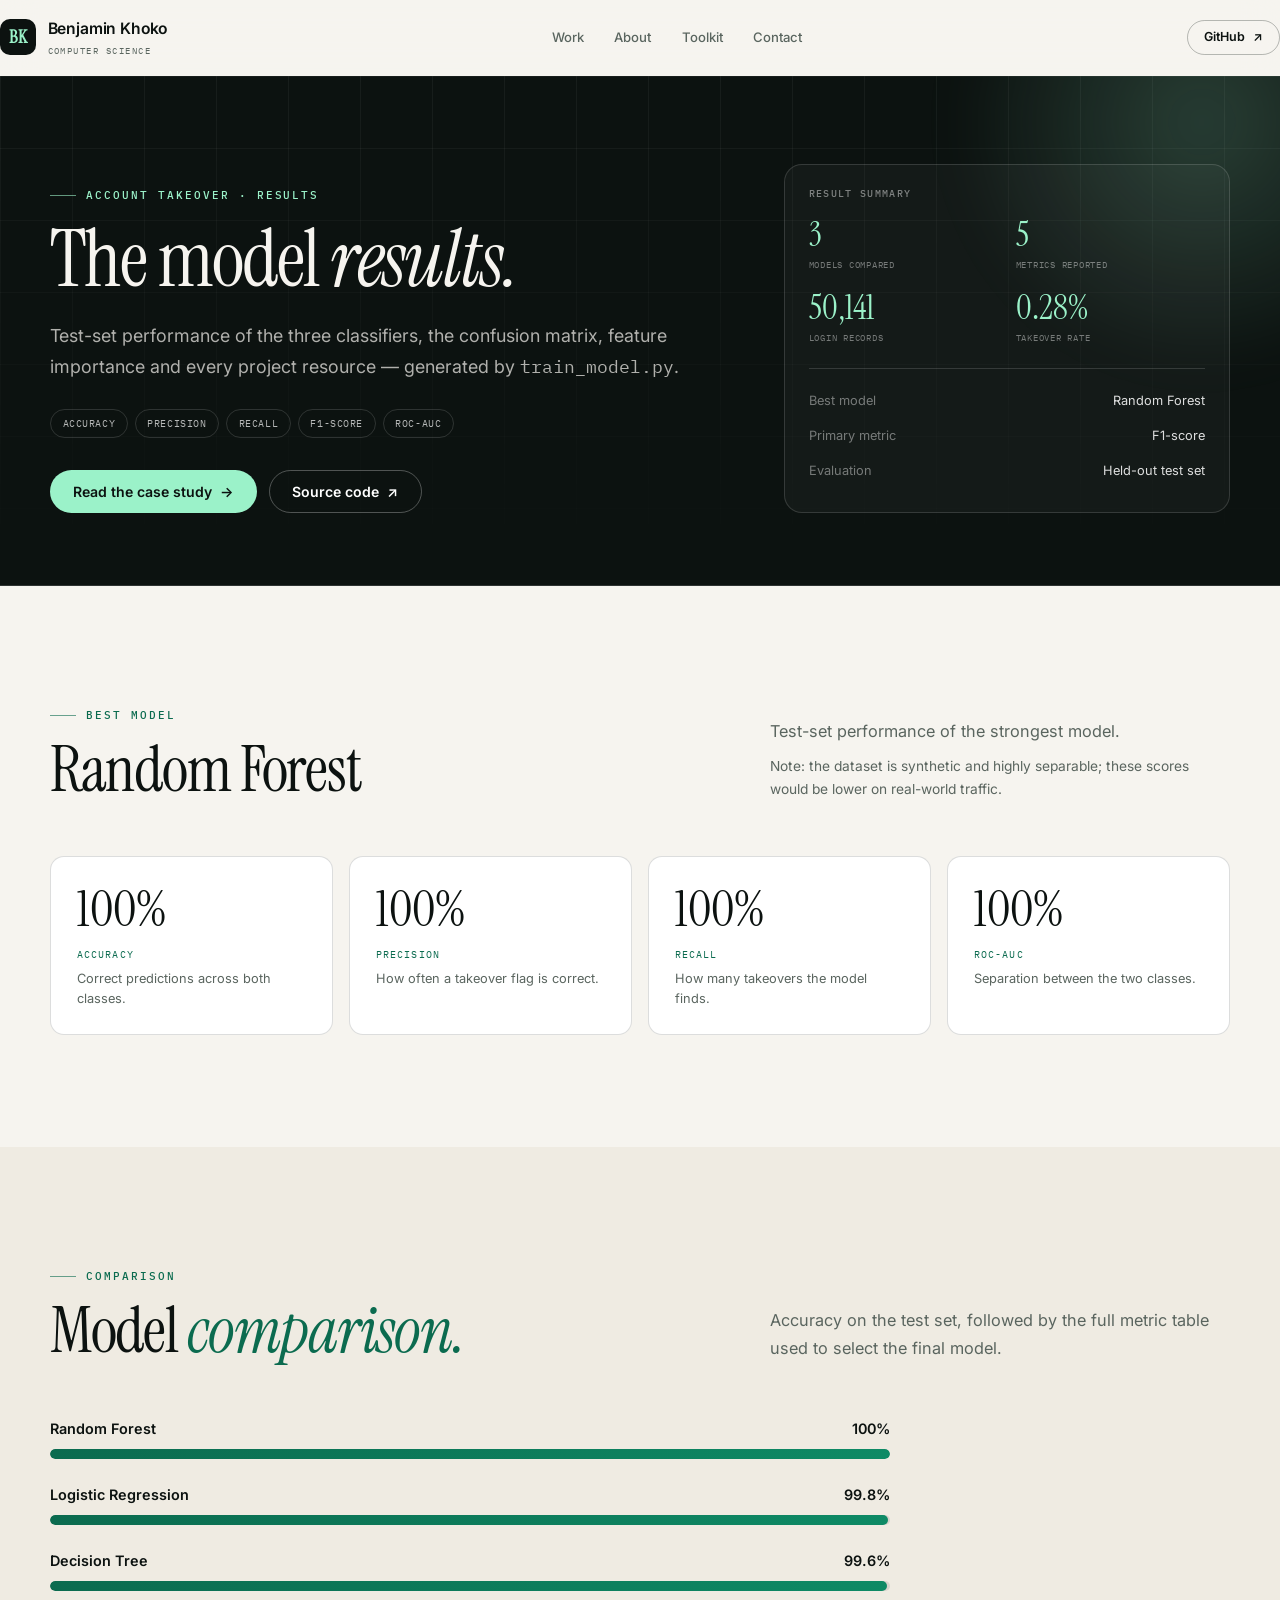
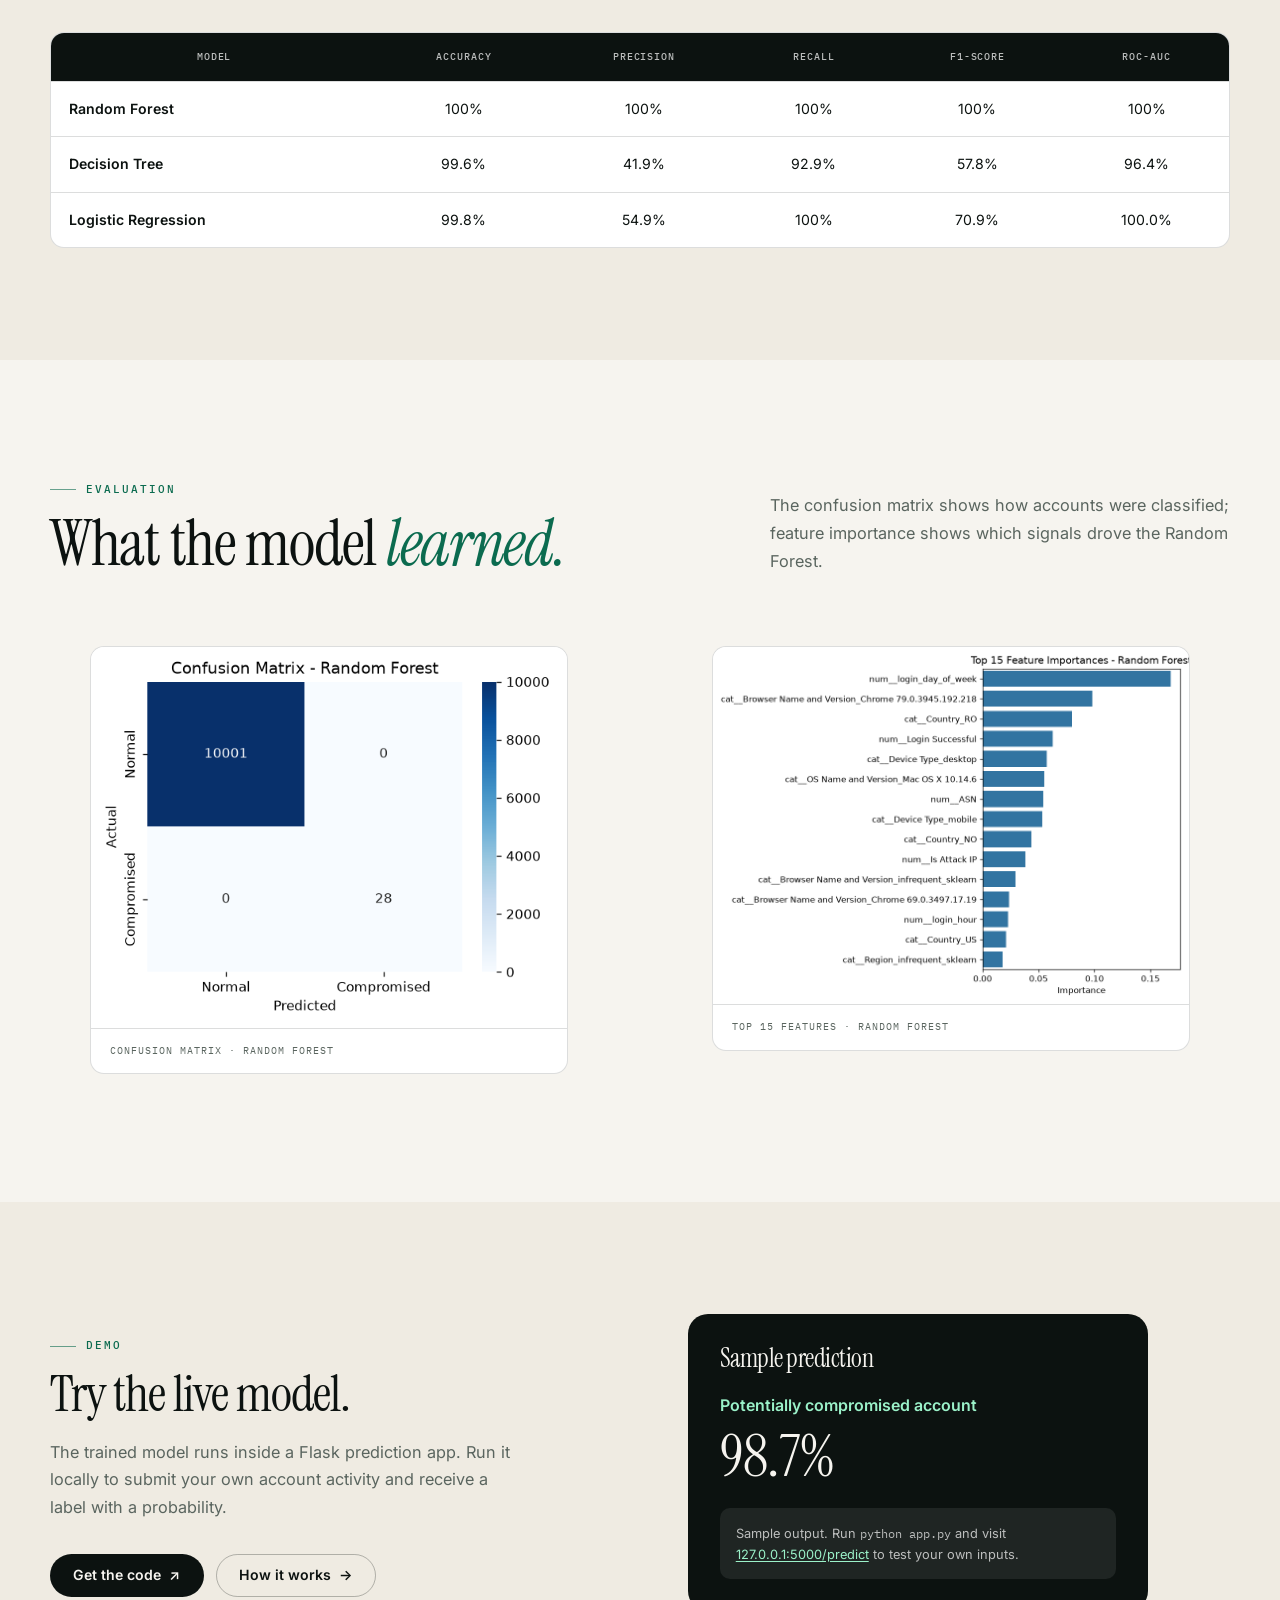
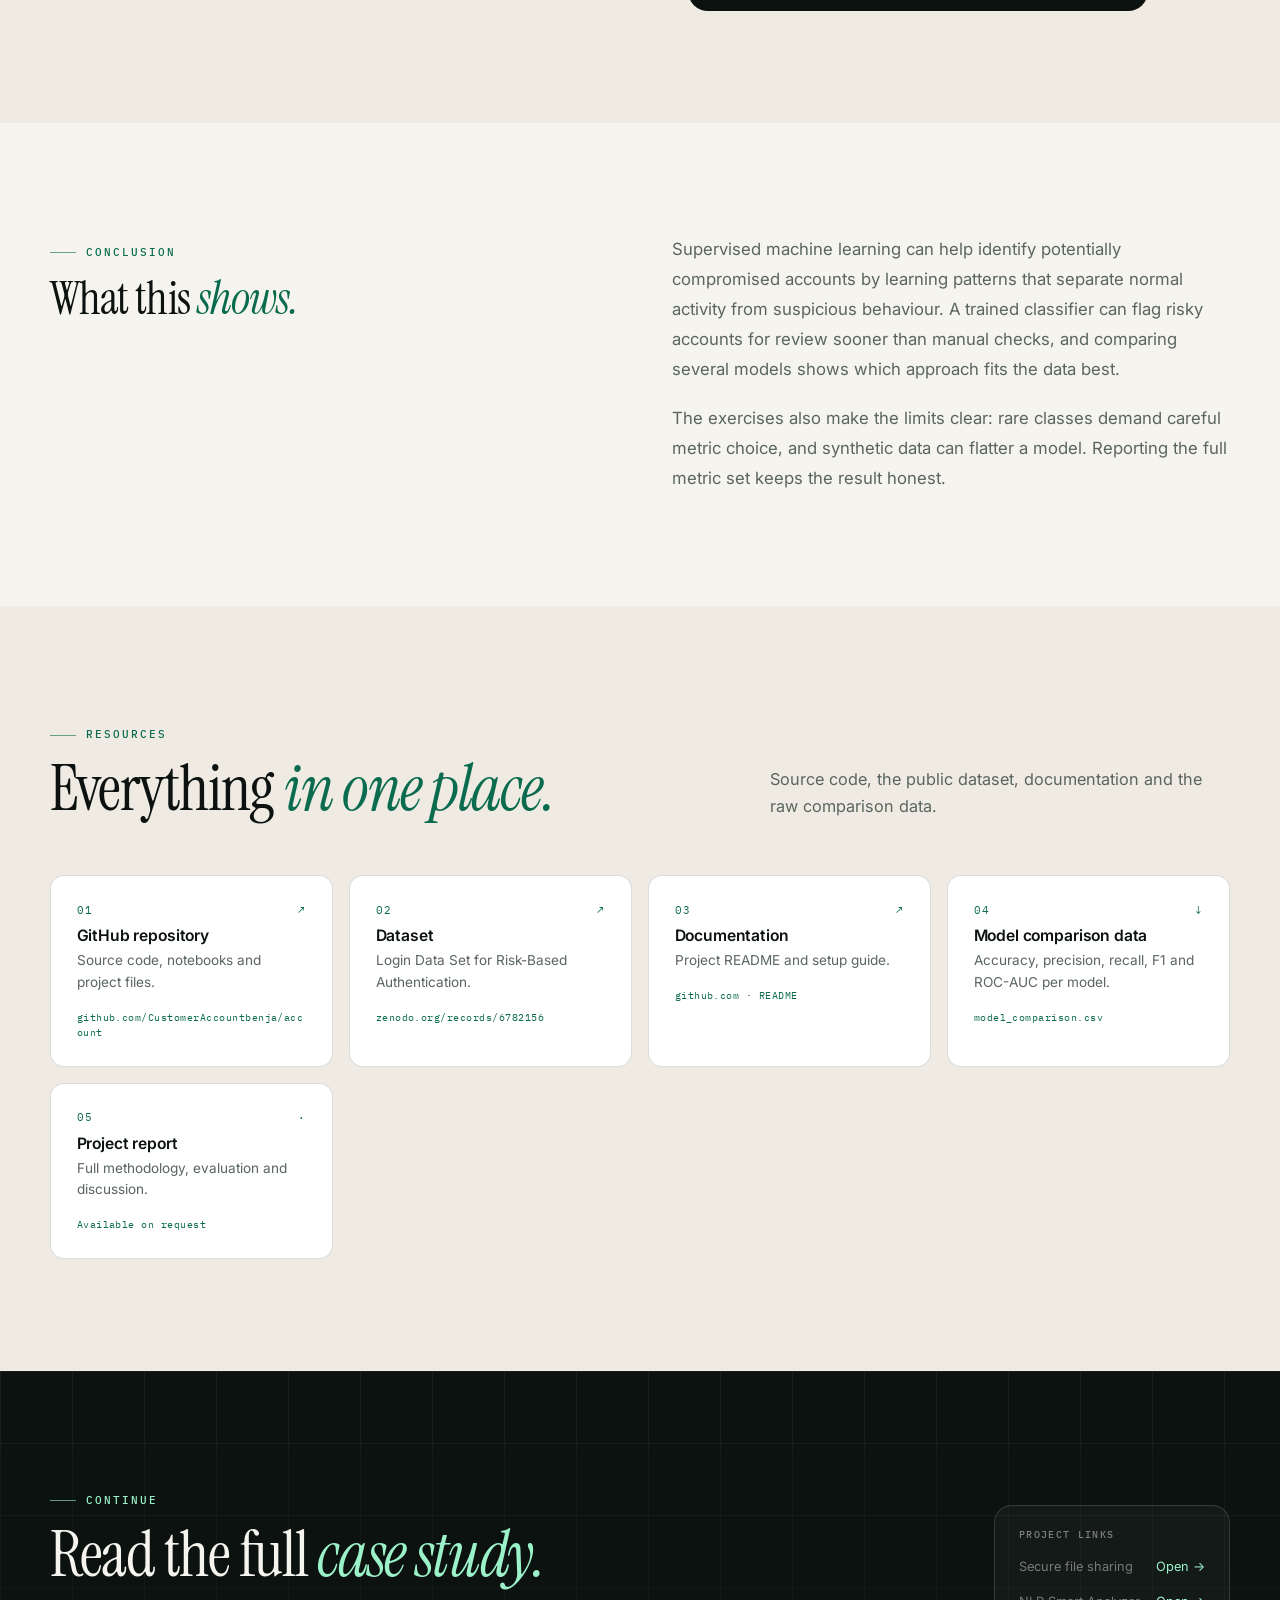
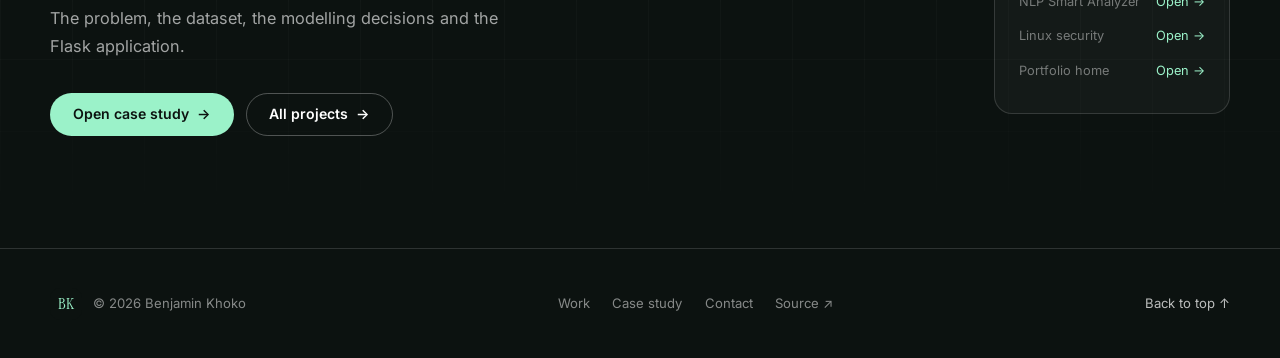
<file: results.html>
<!DOCTYPE html>
<html lang="en">
<head>
<meta charset="UTF-8">
<meta name="viewport" content="width=device-width, initial-scale=1">
<title>Model Results | Benjamin Khoko</title>
<meta name="description" content="Test-set results for the Customer Account Takeover Detection project: model comparison, confusion matrix, feature importance and downloadable resources.">
<meta name="theme-color" content="#0c1210">
<meta name="author" content="Benjamin Khoko">
<link rel="icon" type="image/svg+xml" href="images/favicon.svg">
<link rel="canonical" href="https://customeraccountbenja.github.io/benjaportfolio/results.html">
<meta property="og:type" content="article">
<meta property="og:site_name" content="Benjamin Khoko">
<meta property="og:title" content="Account Takeover ML Results | Benjamin Khoko">
<meta property="og:description" content="Test-set results, model comparison and resources for the Customer Account Takeover Detection project.">
<meta property="og:url" content="https://customeraccountbenja.github.io/benjaportfolio/results.html">
<meta property="og:image" content="https://customeraccountbenja.github.io/benjaportfolio/images/cc/confusion_matrix.png">
<meta name="twitter:card" content="summary">
<meta name="twitter:title" content="Account Takeover ML Results | Benjamin Khoko">
<meta name="twitter:description" content="Test-set results, model comparison and resources for the Customer Account Takeover Detection project.">
<meta name="twitter:image" content="https://customeraccountbenja.github.io/benjaportfolio/images/cc/confusion_matrix.png">
<link rel="preconnect" href="https://fonts.googleapis.com">
<link rel="preconnect" href="https://fonts.gstatic.com" crossorigin>
<link href="https://fonts.googleapis.com/css2?family=Instrument+Serif:ital@0;1&family=Inter:wght@400;500;600;700&family=IBM+Plex+Mono:wght@400;500&display=swap" rel="stylesheet">
<link rel="stylesheet" href="css/styles.css">
<script>document.documentElement.classList.add("js")</script>
</head>
<body>
<a href="#main" class="skip-link">Skip to content</a>

<header class="site-header" id="site-header">
  <nav class="site-nav container" aria-label="Main">
    <a href="index.html" class="brand">
      <span class="brand-mark" aria-hidden="true">BK</span>
      <span>Benjamin Khoko<span class="brand-sub">Computer Science</span></span>
    </a>
    <div class="nav-links">
      <a href="index.html#work">Work</a>
      <a href="index.html#about">About</a>
      <a href="index.html#toolkit">Toolkit</a>
      <a href="index.html#contact">Contact</a>
    </div>
    <div class="nav-actions">
      <a href="https://github.com/benjakhoko/" target="_blank" rel="noopener" class="btn btn-outline btn-sm nav-github">GitHub <span class="arrow">&nearr;</span></a>
      <button class="menu-btn" id="menu-btn" aria-label="Open menu" aria-expanded="false" aria-controls="mobile-menu">
        <span></span><span></span>
      </button>
    </div>
  </nav>
  <div class="mobile-menu" id="mobile-menu">
    <div class="container">
      <a href="index.html#work">Work <span aria-hidden="true">&rarr;</span></a>
      <a href="index.html#about">About <span aria-hidden="true">&rarr;</span></a>
      <a href="index.html#toolkit">Toolkit <span aria-hidden="true">&rarr;</span></a>
      <a href="index.html#contact">Contact <span aria-hidden="true">&rarr;</span></a>
      <a href="https://github.com/benjakhoko/" target="_blank" rel="noopener" class="btn btn-primary">GitHub <span class="arrow">&nearr;</span></a>
    </div>
  </div>
</header>

<main id="main">

  <section class="page-hero">
    <div class="grid-overlay" aria-hidden="true"></div>
    <div class="glow" style="right:-12rem;top:-14rem" aria-hidden="true"></div>
    <div class="container page-hero-grid">
      <div>
        <p class="eyebrow eyebrow--light reveal">Account takeover &middot; Results</p>
        <h1 class="reveal" style="--d:.06s">The model <em>results.</em></h1>
        <p class="lead reveal" style="--d:.12s">Test-set performance of the three classifiers, the confusion matrix, feature importance and every project resource &mdash; generated by <span class="mono">train_model.py</span>.</p>
        <div class="tag-row reveal" style="--d:.18s">
          <span class="tag">Accuracy</span><span class="tag">Precision</span><span class="tag">Recall</span><span class="tag">F1-score</span><span class="tag">ROC-AUC</span>
        </div>
        <div class="page-hero-actions reveal" style="--d:.24s">
          <a href="project.html" class="btn btn-mint">Read the case study <span class="arrow">&rarr;</span></a>
          <a href="https://github.com/CustomerAccountbenja/account" target="_blank" rel="noopener" class="btn btn-outline-light">Source code <span class="arrow">&nearr;</span></a>
        </div>
      </div>
      <aside class="glance reveal" style="--d:.2s">
        <h2>Result summary</h2>
        <div class="glance-stats">
          <div class="glance-stat"><span class="value">3</span><span class="label">Models compared</span></div>
          <div class="glance-stat"><span class="value">5</span><span class="label">Metrics reported</span></div>
          <div class="glance-stat"><span class="value">50,141</span><span class="label">Login records</span></div>
          <div class="glance-stat"><span class="value">0.28%</span><span class="label">Takeover rate</span></div>
        </div>
        <dl class="glance-list">
          <div><dt>Best model</dt><dd data-best-model>Random Forest</dd></div>
          <div><dt>Primary metric</dt><dd>F1-score</dd></div>
          <div><dt>Evaluation</dt><dd>Held-out test set</dd></div>
        </dl>
      </aside>
    </div>
  </section>

  <section class="section">
    <div class="container">
      <div class="section-head">
        <div class="reveal">
          <p class="eyebrow">Best model</p>
          <h2 class="section-title"><span data-best-model>Best model</span></h2>
        </div>
        <p class="section-intro reveal" style="--d:.08s">Test-set performance of the strongest model. <span style="display:block;margin-top:.6rem;font-size:.86rem;color:var(--muted)">Note: the dataset is synthetic and highly separable; these scores would be lower on real-world traffic.</span></p>
      </div>
      <div class="metrics">
        <div class="metric reveal">
          <span class="value" data-stat="accuracy">&mdash;</span>
          <span class="label">Accuracy</span>
          <p class="note">Correct predictions across both classes.</p>
        </div>
        <div class="metric reveal" style="--d:.06s">
          <span class="value" data-stat="precision">&mdash;</span>
          <span class="label">Precision</span>
          <p class="note">How often a takeover flag is correct.</p>
        </div>
        <div class="metric reveal" style="--d:.12s">
          <span class="value" data-stat="recall">&mdash;</span>
          <span class="label">Recall</span>
          <p class="note">How many takeovers the model finds.</p>
        </div>
        <div class="metric reveal" style="--d:.18s">
          <span class="value" data-stat="roc_auc">&mdash;</span>
          <span class="label">ROC-AUC</span>
          <p class="note">Separation between the two classes.</p>
        </div>
      </div>
    </div>
  </section>

  <section class="section section-tint">
    <div class="container">
      <div class="section-head">
        <div class="reveal">
          <p class="eyebrow">Comparison</p>
          <h2 class="section-title">Model <em>comparison.</em></h2>
        </div>
        <p class="section-intro reveal" style="--d:.08s">Accuracy on the test set, followed by the full metric table used to select the final model.</p>
      </div>
      <div id="bars" class="bars reveal"></div>
      <div class="table-wrap reveal" style="margin-top:2.6rem">
        <table class="data-table">
          <thead>
            <tr>
              <th scope="col">Model</th>
              <th scope="col">Accuracy</th>
              <th scope="col">Precision</th>
              <th scope="col">Recall</th>
              <th scope="col">F1-score</th>
              <th scope="col">ROC-AUC</th>
            </tr>
          </thead>
          <tbody id="perf-body"></tbody>
        </table>
      </div>
    </div>
  </section>

  <section class="section">
    <div class="container">
      <div class="section-head">
        <div class="reveal">
          <p class="eyebrow">Evaluation</p>
          <h2 class="section-title">What the model <em>learned.</em></h2>
        </div>
        <p class="section-intro reveal" style="--d:.08s">The confusion matrix shows how accounts were classified; feature importance shows which signals drove the Random Forest.</p>
      </div>
      <div class="content-grid">
        <figure class="image-panel reveal" data-img-wrap>
          <img src="images/cc/confusion_matrix.png" alt="Confusion matrix for the Random Forest account takeover classifier" loading="lazy">
          <div class="img-fallback" data-img-fallback><strong>Confusion matrix</strong>Add the image as <span class="mono">images/cc/confusion_matrix.png</span></div>
          <figcaption>Confusion matrix &middot; Random Forest</figcaption>
        </figure>
        <figure class="image-panel reveal" data-img-wrap style="--d:.08s">
          <img src="images/cc/feature_importance.png" alt="Top 15 Random Forest feature importances for account takeover detection" loading="lazy">
          <div class="img-fallback" data-img-fallback><strong>Feature importance</strong>Add the image as <span class="mono">images/cc/feature_importance.png</span></div>
          <figcaption>Top 15 features &middot; Random Forest</figcaption>
        </figure>
      </div>
    </div>
  </section>

  <section class="section section-tint">
    <div class="container split">
      <div class="reveal">
        <p class="eyebrow">Demo</p>
        <h2 class="section-title" style="font-size:clamp(2.2rem,4vw,3.3rem)">Try the live model.</h2>
        <p class="section-intro" style="margin-top:1.2rem">The trained model runs inside a Flask prediction app. Run it locally to submit your own account activity and receive a label with a probability.</p>
        <div class="page-hero-actions">
          <a href="https://github.com/CustomerAccountbenja/account" target="_blank" rel="noopener" class="btn btn-primary">Get the code <span class="arrow">&nearr;</span></a>
          <a href="project.html" class="btn btn-outline">How it works <span class="arrow">&rarr;</span></a>
        </div>
      </div>
      <div class="demo-card reveal" style="--d:.08s;justify-self:start">
        <h3>Sample prediction</h3>
        <p class="status">Potentially compromised account</p>
        <p class="prob">98.7%</p>
        <p class="note">Sample output. Run <code>python app.py</code> and visit <a href="http://127.0.0.1:5000/predict" target="_blank" rel="noopener">127.0.0.1:5000/predict</a> to test your own inputs.</p>
      </div>
    </div>
  </section>

  <section class="section">
    <div class="container content-grid">
      <div class="reveal">
        <p class="eyebrow">Conclusion</p>
        <h2 class="section-title" style="font-size:clamp(2.1rem,3.6vw,3.1rem)">What this <em>shows.</em></h2>
      </div>
      <div class="prose reveal" style="--d:.08s">
        <p>Supervised machine learning can help identify potentially compromised accounts by learning patterns that separate normal activity from suspicious behaviour. A trained classifier can flag risky accounts for review sooner than manual checks, and comparing several models shows which approach fits the data best.</p>
        <p>The exercises also make the limits clear: rare classes demand careful metric choice, and synthetic data can flatter a model. Reporting the full metric set keeps the result honest.</p>
      </div>
    </div>
  </section>

  <section class="section section-tint">
    <div class="container">
      <div class="section-head">
        <div class="reveal">
          <p class="eyebrow">Resources</p>
          <h2 class="section-title">Everything <em>in one place.</em></h2>
        </div>
        <p class="section-intro reveal" style="--d:.08s">Source code, the public dataset, documentation and the raw comparison data.</p>
      </div>
      <div class="resource-grid">
        <a href="https://github.com/CustomerAccountbenja/account" target="_blank" rel="noopener" class="resource-card reveal">
          <div class="top"><span>01</span><span>&nearr;</span></div>
          <h3>GitHub repository</h3>
          <p>Source code, notebooks and project files.</p>
          <span class="meta">github.com/CustomerAccountbenja/account</span>
        </a>
        <a href="https://zenodo.org/records/6782156" target="_blank" rel="noopener" class="resource-card reveal" style="--d:.06s">
          <div class="top"><span>02</span><span>&nearr;</span></div>
          <h3>Dataset</h3>
          <p>Login Data Set for Risk-Based Authentication.</p>
          <span class="meta">zenodo.org/records/6782156</span>
        </a>
        <a href="https://github.com/CustomerAccountbenja/account#readme" target="_blank" rel="noopener" class="resource-card reveal" style="--d:.12s">
          <div class="top"><span>03</span><span>&nearr;</span></div>
          <h3>Documentation</h3>
          <p>Project README and setup guide.</p>
          <span class="meta">github.com &middot; README</span>
        </a>
        <a href="images/cc/model_comparison.csv" download class="resource-card reveal" style="--d:.18s">
          <div class="top"><span>04</span><span>&darr;</span></div>
          <h3>Model comparison data</h3>
          <p>Accuracy, precision, recall, F1 and ROC-AUC per model.</p>
          <span class="meta">model_comparison.csv</span>
        </a>
        <div class="resource-card reveal" style="--d:.24s">
          <div class="top"><span>05</span><span>&middot;</span></div>
          <h3>Project report</h3>
          <p>Full methodology, evaluation and discussion.</p>
          <span class="meta">Available on request</span>
        </div>
      </div>
    </div>
  </section>

  <section class="section section-dark">
    <div class="grid-overlay" aria-hidden="true"></div>
    <div class="container" style="position:relative;z-index:1">
      <div class="content-grid" style="align-items:center">
        <div class="reveal">
          <p class="eyebrow eyebrow--light">Continue</p>
          <h2 class="section-title">Read the full <em>case study.</em></h2>
          <p class="section-intro" style="color:rgba(255,255,255,.62);margin-top:1.2rem">The problem, the dataset, the modelling decisions and the Flask application.</p>
          <div class="page-hero-actions">
            <a href="project.html" class="btn btn-mint">Open case study <span class="arrow">&rarr;</span></a>
            <a href="index.html#work" class="btn btn-outline-light">All projects <span class="arrow">&rarr;</span></a>
          </div>
        </div>
        <div class="glance reveal" style="--d:.08s;max-width:420px;justify-self:end">
          <h2>Project links</h2>
          <div class="glance-list" style="margin-top:.6rem;border-top:0;padding-top:0">
            <div><dt>Secure file sharing</dt><dd><a href="secure-file-sharing.html" style="color:var(--mint)">Open &rarr;</a></dd></div>
            <div><dt>NLP Smart Analyzer</dt><dd><a href="nlp-project.html" style="color:var(--mint)">Open &rarr;</a></dd></div>
            <div><dt>Linux security</dt><dd><a href="linux-security.html" style="color:var(--mint)">Open &rarr;</a></dd></div>
            <div><dt>Portfolio home</dt><dd><a href="index.html" style="color:var(--mint)">Open &rarr;</a></dd></div>
          </div>
        </div>
      </div>
    </div>
  </section>

</main>

<footer class="site-footer">
  <div class="container footer-grid">
    <div class="footer-brand">
      <span class="brand-mark" aria-hidden="true">BK</span>
      <span>&copy; <span id="year">2026</span> Benjamin Khoko</span>
    </div>
    <nav class="footer-links" aria-label="Footer">
      <a href="index.html#work">Work</a>
      <a href="project.html">Case study</a>
      <a href="index.html#contact">Contact</a>
      <a href="https://github.com/CustomerAccountbenja/account" target="_blank" rel="noopener">Source &nearr;</a>
    </nav>
    <a href="#" class="to-top">Back to top &uarr;</a>
  </div>
</footer>

<script src="js/script.js"></script>
</body>
</html>
</file>
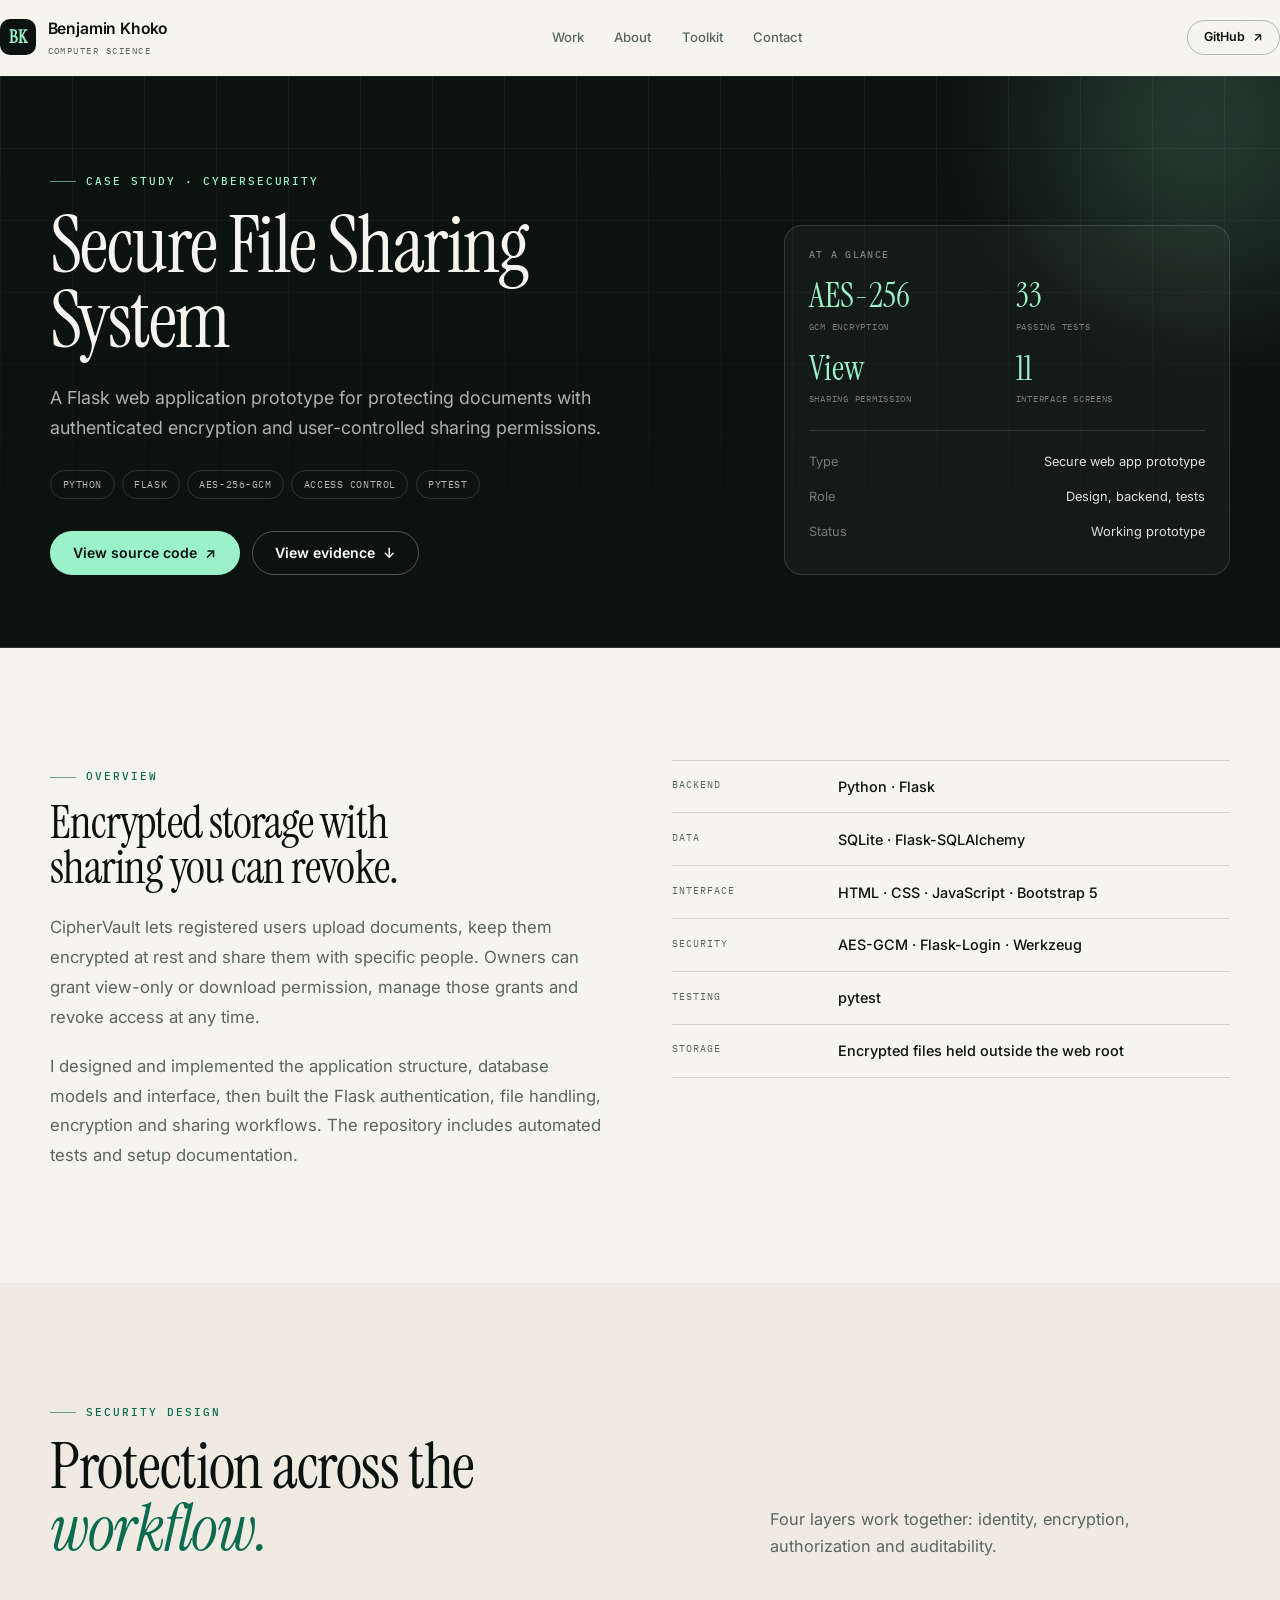
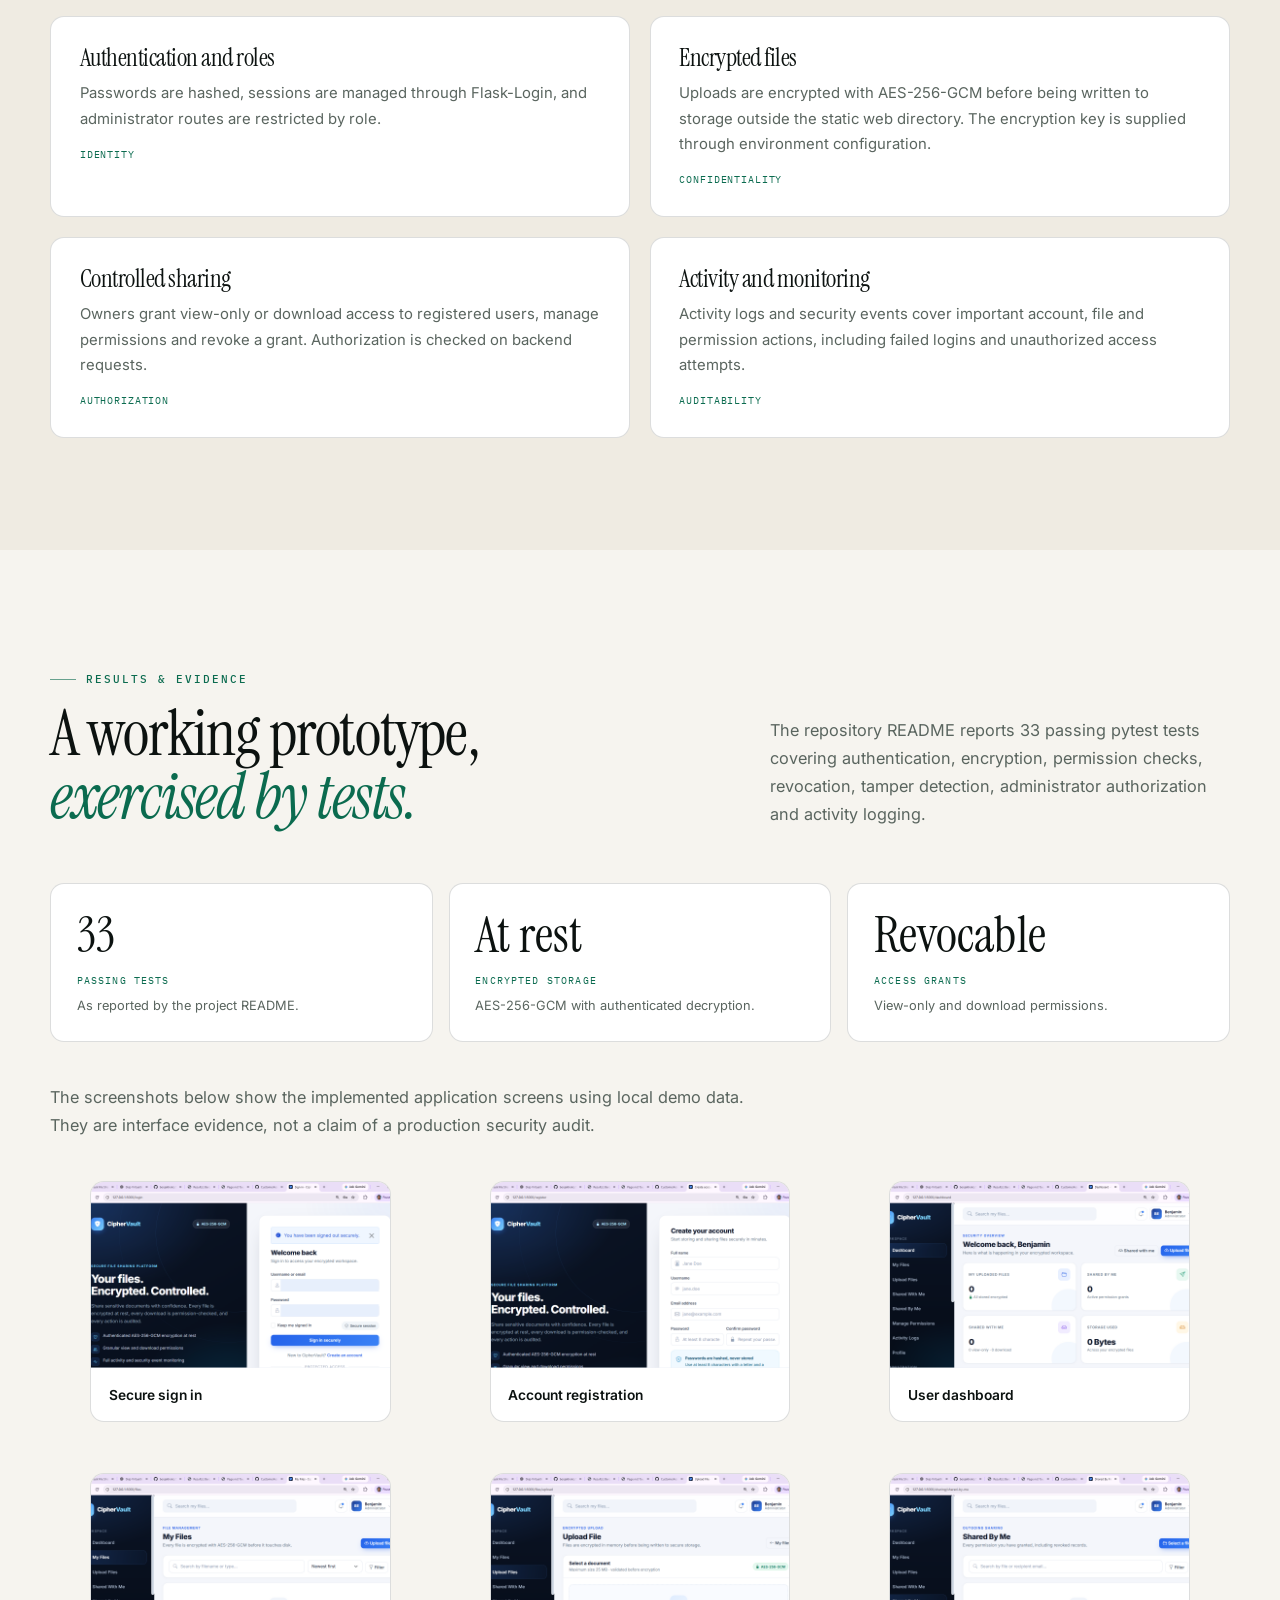
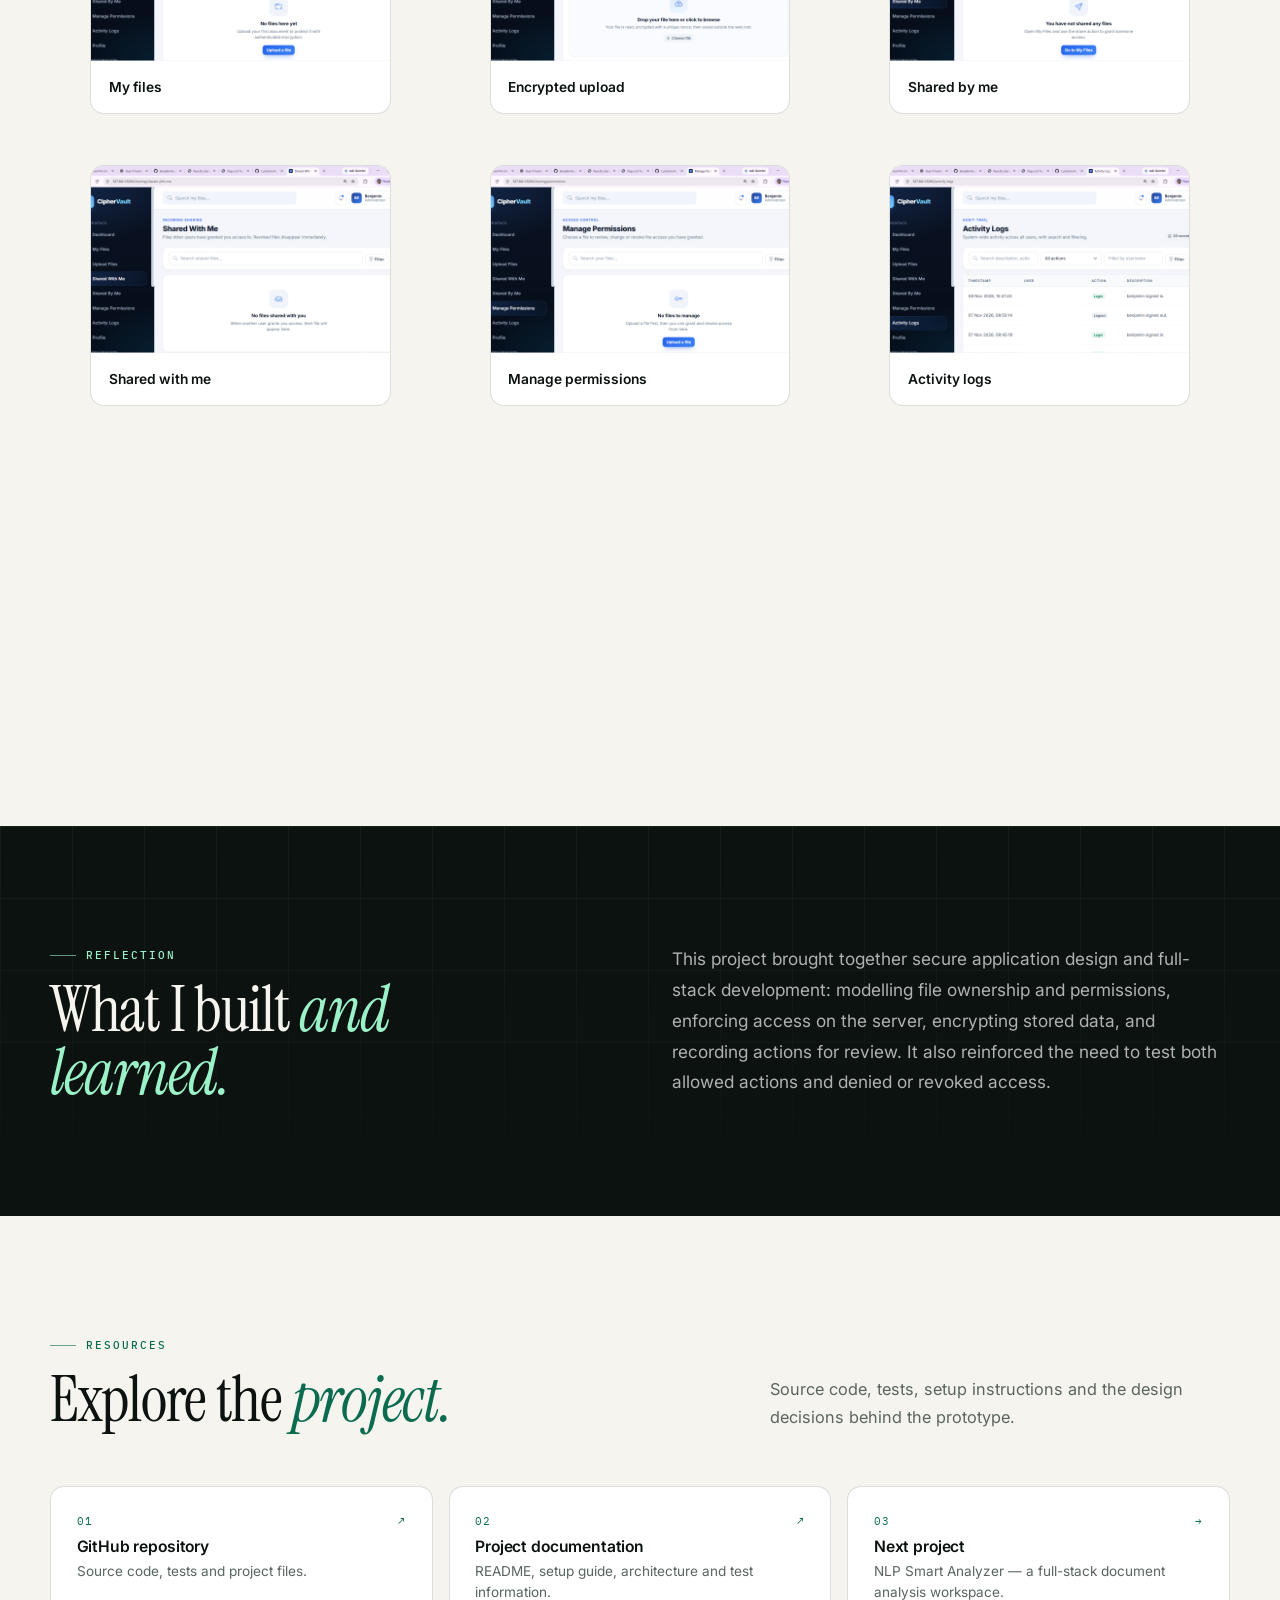
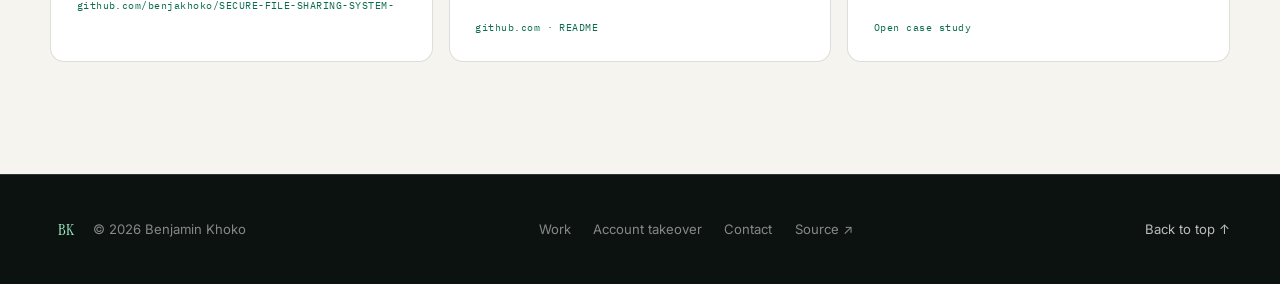
<file: secure-file-sharing.html>
<!DOCTYPE html>
<html lang="en">
<head>
<meta charset="UTF-8">
<meta name="viewport" content="width=device-width, initial-scale=1">
<title>Secure File Sharing System | Benjamin Khoko</title>
<meta name="description" content="CipherVault: a Flask secure file-sharing prototype with AES-256-GCM encryption, controlled access, revocation and activity monitoring.">
<meta name="theme-color" content="#0c1210">
<meta name="author" content="Benjamin Khoko">
<link rel="icon" type="image/svg+xml" href="images/favicon.svg">
<link rel="canonical" href="https://customeraccountbenja.github.io/benjaportfolio/secure-file-sharing.html">
<meta property="og:type" content="article">
<meta property="og:site_name" content="Benjamin Khoko">
<meta property="og:title" content="Secure File Sharing System | Benjamin Khoko">
<meta property="og:description" content="A Flask secure file-sharing prototype with AES-256-GCM encryption, controlled access, revocation and activity monitoring.">
<meta property="og:url" content="https://customeraccountbenja.github.io/benjaportfolio/secure-file-sharing.html">
<meta property="og:image" content="https://customeraccountbenja.github.io/benjaportfolio/images/secure%20file%20sharing/Login-redacted.png">
<meta name="twitter:card" content="summary">
<meta name="twitter:title" content="Secure File Sharing System | Benjamin Khoko">
<meta name="twitter:description" content="A Flask secure file-sharing prototype with authenticated encryption, access control and audit logging.">
<meta name="twitter:image" content="https://customeraccountbenja.github.io/benjaportfolio/images/secure%20file%20sharing/Login-redacted.png">
<link rel="preconnect" href="https://fonts.googleapis.com">
<link rel="preconnect" href="https://fonts.gstatic.com" crossorigin>
<link href="https://fonts.googleapis.com/css2?family=Instrument+Serif:ital@0;1&family=Inter:wght@400;500;600;700&family=IBM+Plex+Mono:wght@400;500&display=swap" rel="stylesheet">
<link rel="stylesheet" href="css/styles.css">
<script>document.documentElement.classList.add("js")</script>
</head>
<body>
<a href="#main" class="skip-link">Skip to content</a>

<header class="site-header" id="site-header">
  <nav class="site-nav container" aria-label="Main">
    <a href="index.html" class="brand">
      <span class="brand-mark" aria-hidden="true">BK</span>
      <span>Benjamin Khoko<span class="brand-sub">Computer Science</span></span>
    </a>
    <div class="nav-links">
      <a href="index.html#work">Work</a>
      <a href="index.html#about">About</a>
      <a href="index.html#toolkit">Toolkit</a>
      <a href="index.html#contact">Contact</a>
    </div>
    <div class="nav-actions">
      <a href="https://github.com/benjakhoko/" target="_blank" rel="noopener" class="btn btn-outline btn-sm nav-github">GitHub <span class="arrow">&nearr;</span></a>
      <button class="menu-btn" id="menu-btn" aria-label="Open menu" aria-expanded="false" aria-controls="mobile-menu">
        <span></span><span></span>
      </button>
    </div>
  </nav>
  <div class="mobile-menu" id="mobile-menu">
    <div class="container">
      <a href="index.html#work">Work <span aria-hidden="true">&rarr;</span></a>
      <a href="index.html#about">About <span aria-hidden="true">&rarr;</span></a>
      <a href="index.html#toolkit">Toolkit <span aria-hidden="true">&rarr;</span></a>
      <a href="index.html#contact">Contact <span aria-hidden="true">&rarr;</span></a>
      <a href="https://github.com/benjakhoko/" target="_blank" rel="noopener" class="btn btn-primary">GitHub <span class="arrow">&nearr;</span></a>
    </div>
  </div>
</header>

<main id="main">

  <section class="page-hero">
    <div class="grid-overlay" aria-hidden="true"></div>
    <div class="glow" style="right:-12rem;top:-14rem" aria-hidden="true"></div>
    <div class="container page-hero-grid">
      <div>
        <p class="eyebrow eyebrow--light reveal">Case study &middot; Cybersecurity</p>
        <h1 class="reveal" style="--d:.06s">Secure File Sharing System</h1>
        <p class="lead reveal" style="--d:.12s">A Flask web application prototype for protecting documents with authenticated encryption and user-controlled sharing permissions.</p>
        <div class="tag-row reveal" style="--d:.18s">
          <span class="tag">Python</span><span class="tag">Flask</span><span class="tag">AES-256-GCM</span><span class="tag">Access control</span><span class="tag">pytest</span>
        </div>
        <div class="page-hero-actions reveal" style="--d:.24s">
          <a href="https://github.com/benjakhoko/SECURE-FILE-SHARING-SYSTEM-" target="_blank" rel="noopener" class="btn btn-mint">View source code <span class="arrow">&nearr;</span></a>
          <a href="#evidence" class="btn btn-outline-light">View evidence <span class="arrow">&darr;</span></a>
        </div>
      </div>
      <aside class="glance reveal" style="--d:.2s">
        <h2>At a glance</h2>
        <div class="glance-stats">
          <div class="glance-stat"><span class="value">AES-256</span><span class="label">GCM encryption</span></div>
          <div class="glance-stat"><span class="value">33</span><span class="label">Passing tests</span></div>
          <div class="glance-stat"><span class="value">View</span><span class="label">Sharing permission</span></div>
          <div class="glance-stat"><span class="value">11</span><span class="label">Interface screens</span></div>
        </div>
        <dl class="glance-list">
          <div><dt>Type</dt><dd>Secure web app prototype</dd></div>
          <div><dt>Role</dt><dd>Design, backend, tests</dd></div>
          <div><dt>Status</dt><dd>Working prototype</dd></div>
        </dl>
      </aside>
    </div>
  </section>

  <section class="section">
    <div class="container content-grid">
      <div class="reveal">
        <p class="eyebrow">Overview</p>
        <h2 class="section-title" style="font-size:clamp(2.1rem,3.6vw,3.1rem);margin-bottom:1.4rem">Encrypted storage with sharing you can revoke.</h2>
        <div class="prose">
          <p>CipherVault lets registered users upload documents, keep them encrypted at rest and share them with specific people. Owners can grant view-only or download permission, manage those grants and revoke access at any time.</p>
          <p>I designed and implemented the application structure, database models and interface, then built the Flask authentication, file handling, encryption and sharing workflows. The repository includes automated tests and setup documentation.</p>
        </div>
      </div>
      <dl class="facts reveal" style="--d:.08s">
        <div><dt>Backend</dt><dd>Python &middot; Flask</dd></div>
        <div><dt>Data</dt><dd>SQLite &middot; Flask-SQLAlchemy</dd></div>
        <div><dt>Interface</dt><dd>HTML &middot; CSS &middot; JavaScript &middot; Bootstrap 5</dd></div>
        <div><dt>Security</dt><dd>AES-GCM &middot; Flask-Login &middot; Werkzeug</dd></div>
        <div><dt>Testing</dt><dd>pytest</dd></div>
        <div><dt>Storage</dt><dd>Encrypted files held outside the web root</dd></div>
      </dl>
    </div>
  </section>

  <section class="section section-tint">
    <div class="container">
      <div class="section-head">
        <div class="reveal">
          <p class="eyebrow">Security design</p>
          <h2 class="section-title">Protection across the <em>workflow.</em></h2>
        </div>
        <p class="section-intro reveal" style="--d:.08s">Four layers work together: identity, encryption, authorization and auditability.</p>
      </div>
      <div class="card-grid">
        <article class="card reveal">
          <h3>Authentication and roles</h3>
          <p>Passwords are hashed, sessions are managed through Flask-Login, and administrator routes are restricted by role.</p>
          <span class="tagline">Identity</span>
        </article>
        <article class="card reveal" style="--d:.06s">
          <h3>Encrypted files</h3>
          <p>Uploads are encrypted with AES-256-GCM before being written to storage outside the static web directory. The encryption key is supplied through environment configuration.</p>
          <span class="tagline">Confidentiality</span>
        </article>
        <article class="card reveal" style="--d:.12s">
          <h3>Controlled sharing</h3>
          <p>Owners grant view-only or download access to registered users, manage permissions and revoke a grant. Authorization is checked on backend requests.</p>
          <span class="tagline">Authorization</span>
        </article>
        <article class="card reveal" style="--d:.18s">
          <h3>Activity and monitoring</h3>
          <p>Activity logs and security events cover important account, file and permission actions, including failed logins and unauthorized access attempts.</p>
          <span class="tagline">Auditability</span>
        </article>
      </div>
    </div>
  </section>

  <section id="evidence" class="section">
    <div class="container">
      <div class="section-head">
        <div class="reveal">
          <p class="eyebrow">Results &amp; evidence</p>
          <h2 class="section-title">A working prototype, <em>exercised by tests.</em></h2>
        </div>
        <p class="section-intro reveal" style="--d:.08s">The repository README reports 33 passing pytest tests covering authentication, encryption, permission checks, revocation, tamper detection, administrator authorization and activity logging.</p>
      </div>

      <div class="metrics metrics--three">
        <div class="metric reveal">
          <span class="value">33</span>
          <span class="label">Passing tests</span>
          <p class="note">As reported by the project README.</p>
        </div>
        <div class="metric reveal" style="--d:.06s">
          <span class="value">At rest</span>
          <span class="label">Encrypted storage</span>
          <p class="note">AES-256-GCM with authenticated decryption.</p>
        </div>
        <div class="metric reveal" style="--d:.12s">
          <span class="value">Revocable</span>
          <span class="label">Access grants</span>
          <p class="note">View-only and download permissions.</p>
        </div>
      </div>

      <p class="section-intro reveal" style="margin:2.6rem 0 1.6rem;max-width:70ch">The screenshots below show the implemented application screens using local demo data. They are interface evidence, not a claim of a production security audit.</p>

      <div class="gallery">
        <figure class="reveal"><a href="images/secure%20file%20sharing/Login-redacted.png" target="_blank" rel="noopener"><img src="images/secure%20file%20sharing/Login-redacted.png" alt="CipherVault sign-in screen with account details redacted" loading="lazy"></a><figcaption>Secure sign in</figcaption></figure>
        <figure class="reveal" style="--d:.04s"><a href="images/secure%20file%20sharing/registration%20.png" target="_blank" rel="noopener"><img src="images/secure%20file%20sharing/registration%20.png" alt="CipherVault account registration screen" loading="lazy"></a><figcaption>Account registration</figcaption></figure>
        <figure class="reveal" style="--d:.08s"><a href="images/secure%20file%20sharing/User%20dashboard.png" target="_blank" rel="noopener"><img src="images/secure%20file%20sharing/User%20dashboard.png" alt="User dashboard with file and sharing summaries" loading="lazy"></a><figcaption>User dashboard</figcaption></figure>
        <figure class="reveal"><a href="images/secure%20file%20sharing/My%20Files%20.png" target="_blank" rel="noopener"><img src="images/secure%20file%20sharing/My%20Files%20.png" alt="My Files page and file management controls" loading="lazy"></a><figcaption>My files</figcaption></figure>
        <figure class="reveal" style="--d:.04s"><a href="images/secure%20file%20sharing/uploadfile.png" target="_blank" rel="noopener"><img src="images/secure%20file%20sharing/uploadfile.png" alt="Encrypted file upload interface" loading="lazy"></a><figcaption>Encrypted upload</figcaption></figure>
        <figure class="reveal" style="--d:.08s"><a href="images/secure%20file%20sharing/share%20by%20me.png" target="_blank" rel="noopener"><img src="images/secure%20file%20sharing/share%20by%20me.png" alt="Shared By Me file sharing page" loading="lazy"></a><figcaption>Shared by me</figcaption></figure>
        <figure class="reveal"><a href="images/secure%20file%20sharing/Shared%20With%20Me.png" target="_blank" rel="noopener"><img src="images/secure%20file%20sharing/Shared%20With%20Me.png" alt="Shared With Me page for incoming file shares" loading="lazy"></a><figcaption>Shared with me</figcaption></figure>
        <figure class="reveal" style="--d:.04s"><a href="images/secure%20file%20sharing/manange%20persions.png" target="_blank" rel="noopener"><img src="images/secure%20file%20sharing/manange%20persions.png" alt="Permission management screen for file shares" loading="lazy"></a><figcaption>Manage permissions</figcaption></figure>
        <figure class="reveal" style="--d:.08s"><a href="images/secure%20file%20sharing/Activity-logs-redacted.png" target="_blank" rel="noopener"><img src="images/secure%20file%20sharing/Activity-logs-redacted.png" alt="Activity log screen with user details redacted" loading="lazy"></a><figcaption>Activity logs</figcaption></figure>
        <figure class="reveal"><a href="images/secure%20file%20sharing/monitoring.png" target="_blank" rel="noopener"><img src="images/secure%20file%20sharing/monitoring.png" alt="Administrator security monitoring dashboard" loading="lazy"></a><figcaption>Security monitoring</figcaption></figure>
        <figure class="reveal" style="--d:.04s"><a href="images/secure%20file%20sharing/Encryption-evidence-redacted.png" target="_blank" rel="noopener"><img src="images/secure%20file%20sharing/Encryption-evidence-redacted.png" alt="Encrypted file metadata and integrity protection evidence with identifying details redacted" loading="lazy"></a><figcaption>Encrypted storage evidence</figcaption></figure>
      </div>
    </div>
  </section>

  <section class="section section-dark">
    <div class="grid-overlay" aria-hidden="true"></div>
    <div class="container" style="position:relative;z-index:1">
      <div class="content-grid" style="align-items:center">
        <div class="reveal">
          <p class="eyebrow eyebrow--light">Reflection</p>
          <h2 class="section-title">What I built <em>and learned.</em></h2>
        </div>
        <p class="prose reveal" style="--d:.08s;color:rgba(255,255,255,.68);font-size:1.08rem;line-height:1.78">This project brought together secure application design and full-stack development: modelling file ownership and permissions, enforcing access on the server, encrypting stored data, and recording actions for review. It also reinforced the need to test both allowed actions and denied or revoked access.</p>
      </div>
    </div>
  </section>

  <section class="section">
    <div class="container">
      <div class="section-head">
        <div class="reveal">
          <p class="eyebrow">Resources</p>
          <h2 class="section-title">Explore the <em>project.</em></h2>
        </div>
        <p class="section-intro reveal" style="--d:.08s">Source code, tests, setup instructions and the design decisions behind the prototype.</p>
      </div>
      <div class="resource-grid">
        <a href="https://github.com/benjakhoko/SECURE-FILE-SHARING-SYSTEM-" target="_blank" rel="noopener" class="resource-card reveal">
          <div class="top"><span>01</span><span>&nearr;</span></div>
          <h3>GitHub repository</h3>
          <p>Source code, tests and project files.</p>
          <span class="meta">github.com/benjakhoko/SECURE-FILE-SHARING-SYSTEM-</span>
        </a>
        <a href="https://github.com/benjakhoko/SECURE-FILE-SHARING-SYSTEM-#readme" target="_blank" rel="noopener" class="resource-card reveal" style="--d:.06s">
          <div class="top"><span>02</span><span>&nearr;</span></div>
          <h3>Project documentation</h3>
          <p>README, setup guide, architecture and test information.</p>
          <span class="meta">github.com &middot; README</span>
        </a>
        <a href="nlp-project.html" class="resource-card reveal" style="--d:.12s">
          <div class="top"><span>03</span><span>&rarr;</span></div>
          <h3>Next project</h3>
          <p>NLP Smart Analyzer &mdash; a full-stack document analysis workspace.</p>
          <span class="meta">Open case study</span>
        </a>
      </div>
    </div>
  </section>

</main>

<footer class="site-footer">
  <div class="container footer-grid">
    <div class="footer-brand">
      <span class="brand-mark" aria-hidden="true">BK</span>
      <span>&copy; <span id="year">2026</span> Benjamin Khoko</span>
    </div>
    <nav class="footer-links" aria-label="Footer">
      <a href="index.html#work">Work</a>
      <a href="project.html">Account takeover</a>
      <a href="index.html#contact">Contact</a>
      <a href="https://github.com/benjakhoko/SECURE-FILE-SHARING-SYSTEM-" target="_blank" rel="noopener">Source &nearr;</a>
    </nav>
    <a href="#" class="to-top">Back to top &uarr;</a>
  </div>
</footer>

<script src="js/script.js"></script>
</body>
</html>
</file>
<file: css/styles.css>
/* =========================================================
   Benjamin Khoko — Portfolio design system
   Editorial dark/ivory theme · custom CSS, no build step
   ========================================================= */

:root {
  --ink: #0c1210;
  --ink-2: #151f1b;
  --paper: #f6f4ef;
  --paper-2: #efebe2;
  --white: #ffffff;
  --line: rgba(12, 18, 16, 0.14);
  --line-strong: rgba(12, 18, 16, 0.28);
  --line-dark: rgba(255, 255, 255, 0.14);
  --muted: #5a655f;
  --accent: #0b6b4f;
  --accent-2: #0e8a65;
  --mint: #9bf2c9;
  --mint-soft: #def7ea;
  --gold: #d9b26a;
  --radius: 20px;
  --radius-sm: 14px;
  --shadow: 0 28px 70px -34px rgba(12, 18, 16, 0.4);
  --shadow-soft: 0 18px 44px -28px rgba(12, 18, 16, 0.35);
  --font-display: "Instrument Serif", "Times New Roman", Georgia, serif;
  --font-sans: "Inter", ui-sans-serif, system-ui, -apple-system, "Segoe UI", sans-serif;
  --font-mono: "IBM Plex Mono", ui-monospace, "SFMono-Regular", Consolas, monospace;
}

*,
*::before,
*::after { box-sizing: border-box; }

html { scroll-behavior: smooth; scroll-padding-top: 96px; }

body {
  margin: 0;
  padding-top: 76px;
  font-family: var(--font-sans);
  font-size: 16px;
  line-height: 1.6;
  color: var(--ink);
  background: var(--paper);
  -webkit-font-smoothing: antialiased;
  text-rendering: optimizeLegibility;
}

img { display: block; max-width: 100%; }
a { color: inherit; text-decoration: none; }
button { font: inherit; color: inherit; background: none; border: 0; cursor: pointer; }
p { margin: 0; }
ul, ol { margin: 0; padding: 0; list-style: none; }
dl, dd, dt { margin: 0; }

h1, h2, h3, h4 {
  margin: 0;
  font-family: var(--font-display);
  font-weight: 400;
  line-height: 1.02;
  letter-spacing: -0.02em;
}

::selection { background: var(--mint); color: var(--ink); }

:focus-visible {
  outline: 2px solid var(--accent-2);
  outline-offset: 3px;
  border-radius: 3px;
}

.sr-only {
  position: absolute;
  width: 1px; height: 1px;
  padding: 0; margin: -1px;
  overflow: hidden;
  clip: rect(0 0 0 0);
  white-space: nowrap;
  border: 0;
}

.skip-link {
  position: fixed;
  top: 0.75rem;
  left: 0.75rem;
  z-index: 100;
  padding: 0.7rem 1rem;
  background: var(--ink);
  color: var(--paper);
  border-radius: 8px;
  transform: translateY(-200%);
  transition: transform 0.2s ease;
}
.skip-link:focus { transform: none; }

.container { width: min(100% - 3rem, 1180px); margin-inline: auto; }

.mono { font-family: var(--font-mono); }

/* ---------- Header ---------- */
.site-header {
  position: fixed;
  inset: 0 0 auto 0;
  z-index: 60;
  height: 76px;
  display: flex;
  align-items: center;
  background: rgba(246, 244, 239, 0.82);
  -webkit-backdrop-filter: blur(16px);
  backdrop-filter: blur(16px);
  border-bottom: 1px solid transparent;
  transition: background 0.25s ease, border-color 0.25s ease, box-shadow 0.25s ease;
}
.site-header.is-scrolled {
  background: rgba(246, 244, 239, 0.95);
  border-color: var(--line);
  box-shadow: 0 12px 34px -30px rgba(12, 18, 16, 0.6);
}
.site-nav {
  display: flex;
  align-items: center;
  justify-content: space-between;
  gap: 2rem;
  width: 100%;
}
.brand {
  display: inline-flex;
  align-items: center;
  gap: 0.72rem;
  font-weight: 600;
  letter-spacing: -0.01em;
  font-size: 0.98rem;
}
.brand-mark {
  display: grid;
  place-items: center;
  width: 36px;
  height: 36px;
  border-radius: 10px;
  background: var(--ink);
  color: var(--mint);
  font-family: var(--font-display);
  font-size: 1.15rem;
  line-height: 1;
  letter-spacing: 0;
}
.brand-sub {
  display: block;
  font-family: var(--font-mono);
  font-size: 0.58rem;
  letter-spacing: 0.16em;
  text-transform: uppercase;
  color: var(--muted);
  font-weight: 400;
  margin-top: 0.15rem;
}
.nav-links { display: flex; align-items: center; gap: 1.9rem; }
.nav-links a {
  position: relative;
  padding: 0.35rem 0;
  font-size: 0.82rem;
  font-weight: 500;
  color: var(--muted);
  transition: color 0.2s ease;
}
.nav-links a::after {
  content: "";
  position: absolute;
  left: 0; right: 0; bottom: -1px;
  height: 1.5px;
  background: var(--accent);
  transform: scaleX(0);
  transform-origin: left;
  transition: transform 0.25s ease;
}
.nav-links a:hover,
.nav-links a[aria-current="page"] { color: var(--ink); }
.nav-links a:hover::after,
.nav-links a[aria-current="page"]::after { transform: scaleX(1); }

.nav-actions { display: flex; align-items: center; gap: 0.7rem; }

.menu-btn {
  display: none;
  flex-direction: column;
  align-items: center;
  justify-content: center;
  gap: 5px;
  width: 42px; height: 42px;
  border: 1px solid var(--line);
  border-radius: 11px;
  background: var(--white);
}
.menu-btn span {
  display: block;
  width: 17px;
  height: 1.5px;
  background: var(--ink);
  transition: transform 0.25s ease;
}
.menu-btn[aria-expanded="true"] span:first-child { transform: translateY(3.25px) rotate(45deg); }
.menu-btn[aria-expanded="true"] span:last-child { transform: translateY(-3.25px) rotate(-45deg); }

.mobile-menu {
  display: none;
  position: fixed;
  top: 76px;
  left: 0; right: 0;
  z-index: 55;
  background: var(--paper);
  border-bottom: 1px solid var(--line);
  box-shadow: 0 24px 40px -30px rgba(12, 18, 16, 0.55);
  padding: 0.5rem 0 1.4rem;
}
.mobile-menu.is-open { display: block; }
.mobile-menu a {
  display: flex;
  align-items: center;
  justify-content: space-between;
  padding: 0.9rem 0;
  border-bottom: 1px solid var(--line);
  font-size: 0.98rem;
  font-weight: 500;
}
.mobile-menu .btn { margin-top: 1.1rem; }
body.menu-open { overflow: hidden; }

/* ---------- Buttons ---------- */
.btn {
  display: inline-flex;
  align-items: center;
  justify-content: center;
  gap: 0.5rem;
  padding: 0.85rem 1.4rem;
  border: 1px solid transparent;
  border-radius: 999px;
  font-size: 0.88rem;
  font-weight: 600;
  line-height: 1;
  white-space: nowrap;
  transition: transform 0.2s ease, background 0.2s ease, color 0.2s ease,
    border-color 0.2s ease, box-shadow 0.2s ease;
}
.btn .arrow { transition: transform 0.2s ease; }
.btn:hover .arrow { transform: translate(2px, -2px); }
.btn:hover { transform: translateY(-2px); }
.btn-primary { background: var(--ink); color: var(--paper); }
.btn-primary:hover {
  background: var(--accent);
  color: #fff;
  box-shadow: 0 18px 34px -20px rgba(11, 107, 79, 0.65);
}
.btn-mint { background: var(--mint); color: var(--ink); }
.btn-mint:hover {
  background: #fff;
  box-shadow: 0 18px 38px -18px rgba(155, 242, 201, 0.6);
}
.btn-outline { border-color: var(--line-strong); color: var(--ink); background: transparent; }
.btn-outline:hover { background: var(--ink); border-color: var(--ink); color: var(--paper); }
.btn-outline-light { border-color: rgba(255, 255, 255, 0.28); color: #fff; background: transparent; }
.btn-outline-light:hover { background: var(--mint); border-color: var(--mint); color: var(--ink); }
.btn-sm { padding: 0.62rem 1rem; font-size: 0.78rem; }

/* ---------- Layout helpers ---------- */
.section { padding: 7rem 0; }
.section-sm { padding: 4.5rem 0; }
.section-tint { background: var(--paper-2); }
.section-dark { background: var(--ink); color: var(--paper); position: relative; overflow: hidden; }

.section-head {
  display: flex;
  flex-wrap: wrap;
  align-items: flex-end;
  justify-content: space-between;
  gap: 2rem;
  margin-bottom: 3.4rem;
}
.section-title {
  margin-top: 0.9rem;
  font-size: clamp(2.4rem, 5vw, 4rem);
  line-height: 0.98;
  max-width: 18ch;
}
.section-intro {
  max-width: 46ch;
  color: var(--muted);
  font-size: 1.02rem;
  line-height: 1.7;
}
.eyebrow {
  display: inline-flex;
  align-items: center;
  gap: 0.65rem;
  font-family: var(--font-mono);
  font-size: 0.68rem;
  font-weight: 500;
  letter-spacing: 0.18em;
  text-transform: uppercase;
  color: var(--accent);
}
.eyebrow::before {
  content: "";
  width: 26px;
  height: 1px;
  background: currentColor;
  opacity: 0.6;
}
.eyebrow--light { color: var(--mint); }

.display {
  font-size: clamp(3.1rem, 7.4vw, 6.5rem);
  line-height: 0.94;
}
.display em,
.section-title em { font-style: italic; color: var(--accent); }
.section-dark .section-title em,
.display--light em { color: var(--mint); }

.grid-overlay {
  position: absolute;
  inset: 0;
  pointer-events: none;
  background-image:
    linear-gradient(rgba(255, 255, 255, 0.055) 1px, transparent 1px),
    linear-gradient(90deg, rgba(255, 255, 255, 0.055) 1px, transparent 1px);
  background-size: 72px 72px;
  -webkit-mask-image: linear-gradient(to bottom, rgba(0, 0, 0, 0.9), transparent);
  mask-image: linear-gradient(to bottom, rgba(0, 0, 0, 0.9), transparent);
}
.glow {
  position: absolute;
  width: 540px;
  height: 540px;
  border-radius: 50%;
  background: radial-gradient(circle, rgba(155, 242, 201, 0.2), transparent 66%);
  filter: blur(24px);
  pointer-events: none;
}

/* ---------- Hero ---------- */
.hero {
  position: relative;
  overflow: hidden;
  background: var(--ink);
  color: var(--paper);
  padding-top: 4.5rem;
}
.hero::after {
  content: "";
  position: absolute;
  right: -8rem;
  top: -6rem;
  width: 34rem;
  height: 34rem;
  border-radius: 50%;
  background: radial-gradient(circle, rgba(155, 242, 201, 0.16), transparent 65%);
  filter: blur(30px);
  pointer-events: none;
}
.hero-grid {
  position: relative;
  z-index: 1;
  display: grid;
  grid-template-columns: 1.15fr 0.85fr;
  gap: 3.5rem;
  align-items: center;
  padding-bottom: 4.2rem;
}
.hero-badge {
  display: inline-flex;
  align-items: center;
  gap: 0.6rem;
  padding: 0.45rem 0.85rem;
  border: 1px solid rgba(155, 242, 201, 0.28);
  border-radius: 999px;
  font-family: var(--font-mono);
  font-size: 0.64rem;
  letter-spacing: 0.12em;
  text-transform: uppercase;
  color: rgba(255, 255, 255, 0.72);
}
.status-dot {
  width: 7px;
  height: 7px;
  border-radius: 50%;
  background: var(--mint);
  box-shadow: 0 0 0 4px rgba(155, 242, 201, 0.14);
  animation: pulse 2.6s ease-in-out infinite;
}
@keyframes pulse {
  0%, 100% { box-shadow: 0 0 0 4px rgba(155, 242, 201, 0.14); }
  50% { box-shadow: 0 0 0 7px rgba(155, 242, 201, 0.05); }
}
.hero h1 {
  margin-top: 1.5rem;
  font-size: clamp(3rem, 6.8vw, 5.9rem);
  line-height: 0.94;
  max-width: 13ch;
}
.hero h1 em { font-style: italic; color: var(--mint); }
.hero-lead {
  max-width: 50ch;
  margin-top: 1.6rem;
  font-size: clamp(1rem, 1.4vw, 1.14rem);
  line-height: 1.7;
  color: rgba(246, 244, 239, 0.68);
}
.hero-ctas { display: flex; flex-wrap: wrap; gap: 0.75rem; margin-top: 2.1rem; }
.hero-meta {
  display: grid;
  grid-template-columns: repeat(3, 1fr);
  gap: 1.4rem;
  margin-top: 2.8rem;
  padding-top: 1.6rem;
  border-top: 1px solid var(--line-dark);
}
.hero-meta dt {
  font-family: var(--font-mono);
  font-size: 0.58rem;
  letter-spacing: 0.14em;
  text-transform: uppercase;
  color: rgba(255, 255, 255, 0.42);
}
.hero-meta dd {
  margin-top: 0.35rem;
  font-family: var(--font-display);
  font-size: 1.7rem;
  line-height: 1;
  color: var(--paper);
}

.portrait { position: relative; }
.portrait-frame {
  position: relative;
  overflow: hidden;
  aspect-ratio: 4 / 5;
  border: 1px solid rgba(255, 255, 255, 0.16);
  border-radius: 24px;
  background: var(--ink-2);
  z-index: 1;
}
.portrait-frame img {
  width: 100%;
  height: 100%;
  object-fit: cover;
  object-position: center 28%;
  filter: saturate(0.94) contrast(1.03);
}
.portrait::before {
  content: "";
  position: absolute;
  inset: 1.1rem -1.1rem -1.1rem 1.1rem;
  border: 1px solid rgba(155, 242, 201, 0.4);
  border-radius: 24px;
}
.portrait-card {
  position: absolute;
  left: -1.4rem;
  bottom: 1.4rem;
  z-index: 2;
  max-width: 230px;
  padding: 1rem 1.2rem;
  background: var(--paper);
  color: var(--ink);
  border-radius: 14px;
  box-shadow: var(--shadow);
}
.portrait-card .mono {
  display: block;
  font-size: 0.56rem;
  letter-spacing: 0.14em;
  text-transform: uppercase;
  color: var(--accent);
  margin-bottom: 0.35rem;
}
.portrait-card strong { display: block; font-size: 0.9rem; line-height: 1.35; }
.portrait-card span:last-child { display: block; font-size: 0.76rem; color: var(--muted); margin-top: 0.2rem; }
.img-fallback {
  display: none;
  position: absolute;
  inset: 0;
  flex-direction: column;
  align-items: center;
  justify-content: center;
  gap: 0.6rem;
  color: var(--mint);
  font-family: var(--font-display);
  font-size: 3rem;
  background: var(--ink-2);
}
.img-fallback.is-visible { display: flex; }

/* ---------- Marquee ---------- */
.marquee {
  position: relative;
  z-index: 1;
  overflow: hidden;
  padding: 1.15rem 0;
  border-top: 1px solid var(--line-dark);
  border-bottom: 1px solid var(--line-dark);
  background: rgba(255, 255, 255, 0.02);
}
.marquee-track {
  display: flex;
  width: max-content;
  animation: marquee 34s linear infinite;
}
.marquee-group { display: flex; align-items: center; }
.marquee-group span {
  display: inline-flex;
  align-items: center;
  gap: 2.6rem;
  padding-right: 2.6rem;
  font-family: var(--font-mono);
  font-size: 0.68rem;
  letter-spacing: 0.16em;
  text-transform: uppercase;
  color: rgba(255, 255, 255, 0.5);
  white-space: nowrap;
}
.marquee-group span::after { content: "✦"; color: var(--mint); opacity: 0.8; }
@keyframes marquee { to { transform: translateX(-50%); } }

/* ---------- Project cards ---------- */
.project-list {
  display: grid;
  grid-template-columns: repeat(2, 1fr);
  gap: 1.4rem;
}
.project-card {
  position: relative;
  display: flex;
  flex-direction: column;
  overflow: hidden;
  background: var(--white);
  border: 1px solid var(--line);
  border-radius: var(--radius);
  transition: transform 0.3s ease, box-shadow 0.3s ease, border-color 0.3s ease;
}
.project-card:hover {
  transform: translateY(-6px);
  border-color: rgba(11, 107, 79, 0.35);
  box-shadow: var(--shadow);
}
.project-card--feature {
  grid-column: 1 / -1;
  display: grid;
  grid-template-columns: 1.05fr 0.95fr;
  min-height: 430px;
}
.project-media {
  position: relative;
  overflow: hidden;
  background: var(--paper-2);
  aspect-ratio: 16 / 10;
}
.project-card--feature .project-media { aspect-ratio: auto; height: 100%; min-height: 300px; }
.project-media img {
  width: 100%;
  height: 100%;
  object-fit: cover;
  object-position: top center;
  transition: transform 0.7s cubic-bezier(0.2, 0.8, 0.2, 1);
}
.project-card:hover .project-media img { transform: scale(1.035); }
.project-media::after {
  content: "";
  position: absolute;
  inset: 0;
  background: linear-gradient(to top, rgba(12, 18, 16, 0.18), transparent 45%);
  pointer-events: none;
}
.project-index {
  position: absolute;
  top: 1rem;
  left: 1rem;
  z-index: 1;
  padding: 0.35rem 0.62rem;
  border-radius: 999px;
  background: rgba(12, 18, 16, 0.72);
  -webkit-backdrop-filter: blur(6px);
  backdrop-filter: blur(6px);
  color: var(--mint);
  font-family: var(--font-mono);
  font-size: 0.64rem;
  letter-spacing: 0.1em;
}
.project-body {
  display: flex;
  flex-direction: column;
  flex: 1;
  padding: 1.8rem;
}
.project-card--feature .project-body { padding: 2.6rem; justify-content: center; }
.project-kicker {
  font-family: var(--font-mono);
  font-size: 0.64rem;
  letter-spacing: 0.14em;
  text-transform: uppercase;
  color: var(--accent);
}
.project-title {
  margin-top: 0.65rem;
  font-size: clamp(1.8rem, 2.6vw, 2.5rem);
}
.project-desc {
  margin-top: 0.9rem;
  max-width: 52ch;
  font-size: 0.96rem;
  line-height: 1.7;
  color: var(--muted);
}
.project-tags { display: flex; flex-wrap: wrap; gap: 0.4rem; margin-top: 1.25rem; }
.project-tags li {
  padding: 0.32rem 0.6rem;
  border: 1px solid var(--line);
  border-radius: 999px;
  font-family: var(--font-mono);
  font-size: 0.59rem;
  letter-spacing: 0.05em;
  text-transform: uppercase;
  color: var(--muted);
}
.project-links {
  display: flex;
  flex-wrap: wrap;
  gap: 1.4rem;
  margin-top: auto;
  padding-top: 1.7rem;
}
.project-links a {
  display: inline-flex;
  align-items: center;
  gap: 0.35rem;
  border-bottom: 1px solid transparent;
  font-size: 0.85rem;
  font-weight: 600;
  transition: color 0.2s ease, border-color 0.2s ease;
}
.project-links a:hover { color: var(--accent); border-color: var(--accent); }
.project-links .primary { color: var(--accent); }

/* ---------- About ---------- */
.about-grid {
  display: grid;
  grid-template-columns: 0.8fr 1.2fr;
  gap: 4rem;
  align-items: start;
}
.about-copy p {
  font-size: 1.06rem;
  line-height: 1.78;
  color: var(--muted);
}
.about-copy p + p { margin-top: 1.2rem; }
.about-copy strong { color: var(--ink); font-weight: 600; }
.fact-list { margin-top: 2.2rem; border-top: 1px solid var(--line); }
.fact-list > div {
  display: grid;
  grid-template-columns: 170px 1fr;
  gap: 1.2rem;
  padding: 1rem 0;
  border-bottom: 1px solid var(--line);
}
.fact-list dt {
  padding-top: 0.15rem;
  font-family: var(--font-mono);
  font-size: 0.63rem;
  letter-spacing: 0.12em;
  text-transform: uppercase;
  color: var(--muted);
}
.fact-list dd { font-size: 0.94rem; font-weight: 500; }

/* ---------- Toolkit ---------- */
.toolkit-grid {
  display: grid;
  grid-template-columns: repeat(4, 1fr);
  gap: 1.6rem;
}
.toolkit-card { border-top: 2px solid var(--ink); padding-top: 1.1rem; }
.toolkit-card h3 {
  font-family: var(--font-sans);
  font-size: 0.68rem;
  font-weight: 600;
  letter-spacing: 0.14em;
  text-transform: uppercase;
  color: var(--accent);
}
.toolkit-card ul { margin-top: 0.8rem; }
.toolkit-card li {
  display: flex;
  align-items: center;
  justify-content: space-between;
  padding: 0.52rem 0;
  border-bottom: 1px solid var(--line);
  font-size: 0.9rem;
}
.toolkit-card li::after {
  content: "";
  width: 5px;
  height: 5px;
  border-radius: 50%;
  background: var(--line-strong);
}
.toolkit-card li:last-child { border-bottom: 0; }

/* ---------- Education timeline ---------- */
.education-grid {
  display: grid;
  grid-template-columns: 0.8fr 1.2fr;
  gap: 4rem;
}
.timeline { border-left: 1px solid var(--line-strong); padding-left: 2rem; display: grid; gap: 2.2rem; }
.timeline-item { position: relative; }
.timeline-item::before {
  content: "";
  position: absolute;
  left: calc(-2rem - 5px);
  top: 0.45rem;
  width: 9px;
  height: 9px;
  border-radius: 50%;
  background: var(--accent);
  box-shadow: 0 0 0 5px var(--paper-2);
}
.timeline-year {
  font-family: var(--font-mono);
  font-size: 0.64rem;
  letter-spacing: 0.12em;
  text-transform: uppercase;
  color: var(--accent);
}
.timeline-item h3 { margin-top: 0.4rem; font-size: 1.7rem; }
.timeline-item p { margin-top: 0.4rem; color: var(--muted); font-size: 0.94rem; }
.focus-card {
  margin-top: 2rem;
  background: var(--white);
  border: 1px solid var(--line);
  border-radius: var(--radius-sm);
  padding: 1.5rem 1.6rem;
}
.focus-card h3 {
  font-family: var(--font-sans);
  font-size: 0.64rem;
  font-weight: 600;
  letter-spacing: 0.14em;
  text-transform: uppercase;
  color: var(--accent);
}
.focus-card p { margin-top: 0.6rem; color: var(--muted); font-size: 0.94rem; line-height: 1.7; }

/* ---------- Contact / CTA ---------- */
.cta { position: relative; overflow: hidden; background: var(--ink); color: var(--paper); padding: 6.5rem 0; }
.cta .container { position: relative; z-index: 1; }
.cta-title {
  margin-top: 1.1rem;
  font-size: clamp(2.8rem, 6.4vw, 5.4rem);
  line-height: 0.95;
  max-width: 16ch;
}
.cta-title em { font-style: italic; color: var(--mint); }
.cta-lead {
  max-width: 52ch;
  margin-top: 1.4rem;
  color: rgba(246, 244, 239, 0.68);
  font-size: 1.06rem;
  line-height: 1.7;
}
.cta-email {
  display: inline-block;
  margin-top: 2.2rem;
  padding-bottom: 0.25rem;
  border-bottom: 1px solid rgba(246, 244, 239, 0.4);
  font-family: var(--font-display);
  font-size: clamp(1.5rem, 3.6vw, 2.6rem);
  line-height: 1.1;
  word-break: break-word;
  transition: color 0.2s ease, border-color 0.2s ease;
}
.cta-email:hover { color: var(--mint); border-color: var(--mint); }
.contact-grid {
  display: grid;
  grid-template-columns: repeat(3, 1fr);
  gap: 1.4rem;
  margin-top: 3.4rem;
  padding-top: 2rem;
  border-top: 1px solid var(--line-dark);
}
.contact-item .label {
  display: block;
  font-family: var(--font-mono);
  font-size: 0.6rem;
  letter-spacing: 0.14em;
  text-transform: uppercase;
  color: rgba(255, 255, 255, 0.42);
}
.contact-item a,
.contact-item p {
  display: inline-block;
  margin-top: 0.5rem;
  font-size: 0.92rem;
  color: rgba(246, 244, 239, 0.86);
  word-break: break-word;
  transition: color 0.2s ease;
}
.contact-item a:hover { color: var(--mint); }

/* ---------- Footer ---------- */
.site-footer {
  background: var(--ink);
  color: rgba(255, 255, 255, 0.5);
  border-top: 1px solid var(--line-dark);
  padding: 2.4rem 0;
  font-size: 0.82rem;
}
.footer-grid {
  display: flex;
  align-items: center;
  justify-content: space-between;
  gap: 1.8rem;
  flex-wrap: wrap;
}
.footer-brand { display: inline-flex; align-items: center; gap: 0.7rem; }
.footer-brand .brand-mark { width: 32px; height: 32px; font-size: 1rem; }
.footer-links { display: flex; flex-wrap: wrap; gap: 1.4rem; }
.footer-links a { transition: color 0.2s ease; }
.footer-links a:hover { color: var(--mint); }
.to-top { display: inline-flex; align-items: center; gap: 0.35rem; color: rgba(255, 255, 255, 0.72); }
.to-top:hover { color: var(--mint); }

/* ---------- Page hero (case studies) ---------- */
.page-hero {
  position: relative;
  overflow: hidden;
  background: var(--ink);
  color: var(--paper);
  padding: 5.5rem 0 4.5rem;
  border-bottom: 1px solid var(--line-dark);
}
.page-hero .container { position: relative; z-index: 1; }
.page-hero-grid {
  display: grid;
  grid-template-columns: 1.2fr 0.8fr;
  gap: 4rem;
  align-items: end;
}
.page-hero h1 {
  margin-top: 1.1rem;
  font-size: clamp(2.9rem, 6.2vw, 5.4rem);
  line-height: 0.95;
  max-width: 15ch;
}
.page-hero .lead {
  max-width: 58ch;
  margin-top: 1.5rem;
  font-size: clamp(1.02rem, 1.4vw, 1.18rem);
  line-height: 1.72;
  color: rgba(246, 244, 239, 0.7);
}
.page-hero-actions { display: flex; flex-wrap: wrap; gap: 0.75rem; margin-top: 2rem; }
.tag-row { display: flex; flex-wrap: wrap; gap: 0.45rem; margin-top: 1.6rem; }
.tag {
  padding: 0.38rem 0.72rem;
  border: 1px solid var(--line-dark);
  border-radius: 999px;
  font-family: var(--font-mono);
  font-size: 0.6rem;
  letter-spacing: 0.06em;
  text-transform: uppercase;
  color: rgba(255, 255, 255, 0.7);
}

.glance {
  border: 1px solid var(--line-dark);
  border-radius: 18px;
  background: rgba(255, 255, 255, 0.035);
  padding: 1.5rem;
}
.glance h2 {
  font-family: var(--font-mono);
  font-size: 0.6rem;
  font-weight: 500;
  letter-spacing: 0.14em;
  text-transform: uppercase;
  color: rgba(255, 255, 255, 0.45);
}
.glance-stats {
  display: grid;
  grid-template-columns: 1fr 1fr;
  gap: 1.1rem;
  margin-top: 1.2rem;
}
.glance-stat .value {
  font-family: var(--font-display);
  font-size: 2.1rem;
  line-height: 1;
  color: var(--mint);
}
.glance-stat .label {
  display: block;
  margin-top: 0.3rem;
  font-family: var(--font-mono);
  font-size: 0.58rem;
  letter-spacing: 0.08em;
  text-transform: uppercase;
  color: rgba(255, 255, 255, 0.42);
}
.glance-list { margin-top: 1.4rem; border-top: 1px solid var(--line-dark); padding-top: 0.9rem; }
.glance-list div {
  display: flex;
  justify-content: space-between;
  gap: 1rem;
  padding: 0.45rem 0;
  font-size: 0.8rem;
}
.glance-list dt { color: rgba(255, 255, 255, 0.42); }
.glance-list dd { text-align: right; color: rgba(255, 255, 255, 0.86); }

/* ---------- Case study content ---------- */
.content-grid {
  display: grid;
  grid-template-columns: 1fr 1fr;
  gap: 4rem;
  align-items: start;
}
.prose p {
  font-size: 1.05rem;
  line-height: 1.78;
  color: var(--muted);
}
.prose p + p { margin-top: 1.2rem; }
.prose strong { color: var(--ink); font-weight: 600; }
.prose a { color: var(--accent); border-bottom: 1px solid rgba(11, 107, 79, 0.3); }
.prose a:hover { border-color: var(--accent); }

.facts { border-top: 1px solid var(--line); }
.facts > div {
  display: grid;
  grid-template-columns: 150px 1fr;
  gap: 1rem;
  padding: 0.9rem 0;
  border-bottom: 1px solid var(--line);
}
.facts dt {
  padding-top: 0.15rem;
  font-family: var(--font-mono);
  font-size: 0.62rem;
  letter-spacing: 0.1em;
  text-transform: uppercase;
  color: var(--muted);
}
.facts dd { font-size: 0.9rem; font-weight: 500; }

.numbered { display: grid; }
.numbered-item {
  display: grid;
  grid-template-columns: 84px 1fr;
  gap: 2rem;
  padding: 3rem 0;
  border-top: 1px solid var(--line);
}
.numbered-item:last-child { border-bottom: 1px solid var(--line); }
.numbered-item .index {
  padding-top: 0.5rem;
  font-family: var(--font-mono);
  font-size: 0.68rem;
  letter-spacing: 0.12em;
  color: var(--accent);
}
.numbered-item h2 {
  font-size: clamp(1.8rem, 3.2vw, 2.8rem);
  max-width: 24ch;
}
.numbered-item .body { max-width: 74ch; }
.numbered-item .body > p {
  margin-top: 1rem;
  color: var(--muted);
  font-size: 1rem;
  line-height: 1.78;
}
.numbered-item .body > p:first-child { margin-top: 0; }

.steps {
  display: grid;
  grid-template-columns: 1fr 1fr;
  gap: 0 2.4rem;
  margin-top: 1.5rem;
}
.steps li {
  display: flex;
  align-items: baseline;
  gap: 0.9rem;
  padding: 0.7rem 0;
  border-bottom: 1px solid var(--line);
  font-size: 0.93rem;
}
.steps .n {
  min-width: 1.6rem;
  font-family: var(--font-mono);
  font-size: 0.62rem;
  color: var(--accent);
}
.list-check {
  display: grid;
  grid-template-columns: 1fr 1fr;
  gap: 0.7rem 2.2rem;
  margin-top: 1.4rem;
}
.list-check li {
  display: flex;
  align-items: flex-start;
  gap: 0.8rem;
  font-size: 0.93rem;
  color: var(--ink);
}
.list-check .num {
  display: grid;
  place-items: center;
  flex-shrink: 0;
  width: 22px;
  height: 22px;
  margin-top: 0.1rem;
  border-radius: 6px;
  background: var(--mint-soft);
  color: var(--accent);
  font-family: var(--font-mono);
  font-size: 0.62rem;
  font-weight: 500;
}

.chips { display: flex; flex-wrap: wrap; gap: 0.5rem; margin-top: 1.5rem; }
.chip {
  padding: 0.4rem 0.78rem;
  border: 1px solid var(--line);
  border-radius: 999px;
  background: var(--white);
  font-family: var(--font-mono);
  font-size: 0.62rem;
  letter-spacing: 0.05em;
  text-transform: uppercase;
  color: var(--muted);
}
.chip--dark { background: transparent; border-color: var(--line-dark); color: rgba(255, 255, 255, 0.76); }

.card-grid {
  display: grid;
  grid-template-columns: repeat(2, 1fr);
  gap: 1.2rem;
  margin-top: 2rem;
}
.card {
  padding: 1.8rem;
  background: var(--white);
  border: 1px solid var(--line);
  border-radius: var(--radius-sm);
  transition: transform 0.25s ease, box-shadow 0.25s ease, border-color 0.25s ease;
}
.card:hover {
  transform: translateY(-3px);
  border-color: rgba(11, 107, 79, 0.35);
  box-shadow: var(--shadow-soft);
}
.card h3 { font-size: 1.55rem; margin-bottom: 0.65rem; }
.card p { color: var(--muted); font-size: 0.93rem; line-height: 1.72; }
.card .tagline {
  display: block;
  margin-top: 0.9rem;
  font-family: var(--font-mono);
  font-size: 0.6rem;
  letter-spacing: 0.09em;
  text-transform: uppercase;
  color: var(--accent);
}
.card-grid--three { grid-template-columns: repeat(3, 1fr); }

/* Pipeline */
.pipeline {
  display: grid;
  grid-template-columns: repeat(5, 1fr);
  margin-top: 2.6rem;
}
.pipeline-step {
  padding: 1.4rem 1.25rem;
  background: var(--white);
  border: 1px solid var(--line);
  margin-left: -1px;
}
.pipeline-step:first-child { border-radius: 14px 0 0 14px; margin-left: 0; }
.pipeline-step:last-child { border-radius: 0 14px 14px 0; }
.pipeline-step .step-num {
  font-family: var(--font-mono);
  font-size: 0.58rem;
  letter-spacing: 0.12em;
  text-transform: uppercase;
  color: var(--accent);
}
.pipeline-step h3 { margin-top: 0.5rem; font-size: 1.3rem; line-height: 1.15; }
.pipeline-step.is-final { background: var(--mint); border-color: var(--mint); }

/* Metrics */
.metrics { display: grid; grid-template-columns: repeat(4, 1fr); gap: 1rem; }
.metrics--three { grid-template-columns: repeat(3, 1fr); }
.metric {
  padding: 1.6rem;
  background: var(--white);
  border: 1px solid var(--line);
  border-radius: var(--radius-sm);
}
.metric .value {
  font-family: var(--font-display);
  font-size: clamp(2.3rem, 4vw, 3.2rem);
  line-height: 1;
}
.metric .label {
  display: block;
  margin-top: 0.8rem;
  font-family: var(--font-mono);
  font-size: 0.6rem;
  letter-spacing: 0.12em;
  text-transform: uppercase;
  color: var(--accent);
}
.metric .note { margin-top: 0.45rem; color: var(--muted); font-size: 0.8rem; line-height: 1.55; }
.metric--dark { background: var(--ink); color: var(--paper); border-color: var(--line-dark); }
.metric--dark .value { color: var(--mint); }
.metric--dark .label { color: var(--mint); }
.metric--dark .note { color: rgba(255, 255, 255, 0.58); }

/* Bars + table */
.bars { display: grid; gap: 1.5rem; max-width: 840px; }
.bar-row .bar-top {
  display: flex;
  align-items: baseline;
  justify-content: space-between;
  gap: 1rem;
  margin-bottom: 0.55rem;
  font-size: 0.9rem;
  font-weight: 600;
}
.bar-note { margin-top: 0.4rem; font-size: 0.75rem; color: var(--muted); }
.bar-track {
  height: 10px;
  overflow: hidden;
  border-radius: 999px;
  background: rgba(12, 18, 16, 0.1);
}
.bar-fill {
  width: 0;
  height: 100%;
  border-radius: 999px;
  background: linear-gradient(90deg, var(--accent), var(--accent-2));
  transition: width 1.1s cubic-bezier(0.2, 0.8, 0.2, 1);
}
.table-wrap {
  overflow-x: auto;
  background: var(--white);
  border: 1px solid var(--line);
  border-radius: var(--radius-sm);
}
.data-table { width: 100%; min-width: 720px; border-collapse: collapse; }
.data-table th,
.data-table td {
  padding: 1rem 1.15rem;
  border-bottom: 1px solid var(--line);
  text-align: center;
  white-space: nowrap;
  font-size: 0.88rem;
}
.data-table thead th {
  background: var(--ink);
  color: rgba(255, 255, 255, 0.72);
  font-family: var(--font-mono);
  font-size: 0.6rem;
  font-weight: 500;
  letter-spacing: 0.1em;
  text-transform: uppercase;
}
.data-table tbody th { text-align: left; font-weight: 600; }
.data-table tbody tr:last-child th,
.data-table tbody tr:last-child td { border-bottom: 0; }
.data-table tbody tr:hover { background: var(--paper); }

/* Images / gallery */
.image-panel {
  overflow: hidden;
  background: var(--white);
  border: 1px solid var(--line);
  border-radius: var(--radius-sm);
}
.image-panel img { width: 100%; height: auto; }
.image-panel figcaption {
  padding: 0.9rem 1.2rem;
  border-top: 1px solid var(--line);
  font-family: var(--font-mono);
  font-size: 0.62rem;
  letter-spacing: 0.1em;
  text-transform: uppercase;
  color: var(--muted);
}
.image-panel .img-fallback {
  position: static;
  display: none;
  min-height: 16rem;
  padding: 2.5rem;
  background: var(--paper-2);
  color: var(--muted);
  font-family: var(--font-sans);
  font-size: 0.9rem;
  text-align: center;
}
.image-panel .img-fallback.is-visible { display: flex; }
.image-panel .img-fallback strong {
  display: block;
  font-family: var(--font-display);
  font-size: 1.3rem;
  color: var(--ink);
  margin-bottom: 0.3rem;
}

.gallery {
  display: grid;
  grid-template-columns: repeat(3, 1fr);
  gap: 1.2rem;
}
.gallery figure {
  overflow: hidden;
  background: var(--white);
  border: 1px solid var(--line);
  border-radius: var(--radius-sm);
  transition: transform 0.25s ease, box-shadow 0.25s ease, border-color 0.25s ease;
}
.gallery figure:hover {
  transform: translateY(-3px);
  border-color: rgba(11, 107, 79, 0.35);
  box-shadow: var(--shadow-soft);
}
.gallery a { display: block; overflow: hidden; background: var(--paper-2); }
.gallery img {
  width: 100%;
  aspect-ratio: 16 / 10;
  object-fit: cover;
  object-position: top;
  transition: transform 0.5s ease;
}
.gallery figure:hover img { transform: scale(1.03); }
.gallery figcaption { padding: 0.95rem 1.1rem; font-size: 0.86rem; font-weight: 600; }

/* Resources */
.resource-grid {
  display: grid;
  grid-template-columns: repeat(auto-fit, minmax(230px, 1fr));
  gap: 1rem;
}
.resource-card {
  display: block;
  padding: 1.6rem;
  background: var(--white);
  border: 1px solid var(--line);
  border-radius: var(--radius-sm);
  transition: transform 0.25s ease, box-shadow 0.25s ease, border-color 0.25s ease;
}
.resource-card:hover {
  transform: translateY(-3px);
  border-color: rgba(11, 107, 79, 0.35);
  box-shadow: var(--shadow-soft);
}
.resource-card .top {
  display: flex;
  align-items: center;
  justify-content: space-between;
  gap: 1rem;
  margin-bottom: 0.6rem;
}
.resource-card .top span {
  font-family: var(--font-mono);
  font-size: 0.66rem;
  letter-spacing: 0.1em;
  color: var(--accent);
}
.resource-card h3 { font-family: var(--font-sans); font-size: 0.98rem; font-weight: 600; letter-spacing: -0.01em; }
.resource-card p { margin-top: 0.35rem; color: var(--muted); font-size: 0.85rem; line-height: 1.6; }
.resource-card .meta {
  display: block;
  margin-top: 1rem;
  font-family: var(--font-mono);
  font-size: 0.6rem;
  letter-spacing: 0.05em;
  color: var(--accent);
  word-break: break-word;
}

/* Callouts & code */
.callout {
  margin-top: 1.6rem;
  padding: 1.15rem 1.35rem;
  border-left: 3px solid var(--accent);
  border-radius: 0 12px 12px 0;
  background: var(--mint-soft);
  color: #23473a;
  font-size: 0.92rem;
  line-height: 1.7;
}
.callout strong { color: var(--ink); }
.callout--dark { background: rgba(255, 255, 255, 0.06); color: rgba(255, 255, 255, 0.72); border-color: var(--mint); }
.callout--dark strong { color: var(--mint); }

.code-block {
  padding: 1.5rem 1.6rem;
  overflow-x: auto;
  border-radius: var(--radius-sm);
  background: var(--ink);
  color: rgba(255, 255, 255, 0.82);
  font-family: var(--font-mono);
  font-size: 0.8rem;
  line-height: 1.95;
}
.code-block .c { color: rgba(255, 255, 255, 0.38); }
.code-block .g { color: var(--mint); }

/* Demo card */
.demo-card {
  max-width: 460px;
  padding: 2rem;
  border-radius: var(--radius);
  background: var(--ink);
  color: var(--paper);
}
.demo-card h3 { font-size: 1.6rem; }
.demo-card .status { margin-top: 1.3rem; color: var(--mint); font-weight: 600; }
.demo-card .prob {
  margin-top: 0.6rem;
  font-family: var(--font-display);
  font-size: 3.6rem;
  line-height: 1;
}
.demo-card .note {
  margin-top: 1.4rem;
  padding: 0.9rem 1rem;
  border-radius: 10px;
  background: rgba(255, 255, 255, 0.08);
  color: rgba(255, 255, 255, 0.7);
  font-size: 0.8rem;
  line-height: 1.65;
}
.demo-card .note a { color: var(--mint); text-decoration: underline; text-underline-offset: 2px; }
.demo-card .note code { font-family: var(--font-mono); font-size: 0.74rem; }

/* Activity panel (account takeover hero) */
.activity-panel {
  padding: 1.3rem;
  border: 1px solid var(--line-dark);
  border-radius: var(--radius);
  background: rgba(255, 255, 255, 0.035);
}
.activity-head {
  display: flex;
  justify-content: space-between;
  gap: 1rem;
  font-family: var(--font-mono);
  font-size: 0.56rem;
  letter-spacing: 0.1em;
  text-transform: uppercase;
  color: rgba(255, 255, 255, 0.42);
}
.activity-row {
  display: flex;
  align-items: center;
  justify-content: space-between;
  gap: 1rem;
  margin-top: 0.6rem;
  padding: 0.85rem 1rem;
  border: 1px solid rgba(255, 255, 255, 0.07);
  border-radius: 11px;
  background: rgba(255, 255, 255, 0.055);
  font-size: 0.8rem;
  color: rgba(255, 255, 255, 0.82);
}
.activity-row .status {
  flex-shrink: 0;
  font-family: var(--font-mono);
  font-size: 0.58rem;
  letter-spacing: 0.08em;
  text-transform: uppercase;
  color: rgba(255, 255, 255, 0.42);
}
.activity-row .status.warn { color: var(--gold); }
.activity-row.is-flag {
  background: var(--mint);
  border-color: var(--mint);
  color: var(--ink);
  font-weight: 600;
}
.activity-row.is-flag .status { color: var(--ink); font-weight: 600; }

/* Split feature (flask app etc.) */
.split {
  display: grid;
  grid-template-columns: 1.05fr 0.95fr;
  gap: 2.4rem;
  align-items: center;
}
.split-panel {
  border: 1px solid var(--line);
  border-radius: var(--radius);
  padding: 2.4rem;
  background: var(--white);
}

/* Reveal */
.js .reveal {
  opacity: 0;
  transform: translateY(22px);
  transition: opacity 0.7s ease, transform 0.7s ease;
  transition-delay: var(--d, 0s);
}
.js .reveal.in { opacity: 1; transform: none; }

@media (prefers-reduced-motion: reduce) {
  html { scroll-behavior: auto; }
  *,
  *::before,
  *::after {
    animation: none !important;
    transition: none !important;
  }
  .js .reveal { opacity: 1 !important; transform: none !important; }
}

/* ---------- Responsive ---------- */
@media (max-width: 1024px) {
  .hero-grid { grid-template-columns: 1fr 0.8fr; gap: 2.4rem; }
  .toolkit-grid { grid-template-columns: repeat(2, 1fr); }
  .metrics,
  .metrics--three { grid-template-columns: repeat(2, 1fr); }
  .gallery { grid-template-columns: repeat(2, 1fr); }
  .page-hero-grid { grid-template-columns: 1fr; gap: 2.4rem; align-items: start; }
  .glance { max-width: 520px; }
  .card-grid--three { grid-template-columns: repeat(2, 1fr); }
}

@media (max-width: 880px) {
  .nav-links,
  .nav-github { display: none; }
  .menu-btn { display: flex; }
  .hero-grid,
  .about-grid,
  .education-grid,
  .content-grid,
  .split { grid-template-columns: 1fr; gap: 2.6rem; }
  .project-card--feature { grid-template-columns: 1fr; min-height: 0; }
  .project-card--feature .project-media { min-height: 260px; aspect-ratio: 16 / 10; }
  .project-card--feature .project-body { padding: 1.8rem; }
  .project-list { grid-template-columns: 1fr; }
  .card-grid,
  .list-check,
  .steps { grid-template-columns: 1fr; }
  .section { padding: 5.2rem 0; }
  .section-head { margin-bottom: 2.6rem; }
  .pipeline { grid-template-columns: repeat(2, 1fr); gap: 0.7rem; }
  .pipeline-step { border-radius: 12px; margin-left: 0; }
  .portrait { max-width: 420px; margin-inline: auto; }
  .cta { padding: 5rem 0; }
  .contact-grid { grid-template-columns: 1fr; gap: 1.2rem; }
  .page-hero { padding: 4.6rem 0 3.8rem; }
  .footer-grid { justify-content: flex-start; }
}

@media (max-width: 640px) {
  body { padding-top: 68px; }
  .site-header { height: 68px; }
  .mobile-menu { top: 68px; }
  .container { width: calc(100% - 2rem); }
  .brand-sub { display: none; }
  .hero { padding-top: 3rem; }
  .hero h1 { font-size: clamp(2.6rem, 12vw, 3.6rem); }
  .hero-meta { grid-template-columns: 1fr 1fr; gap: 1rem; }
  .hero-ctas .btn { flex: 1; }
  .portrait-card { left: auto; right: 0.9rem; bottom: 0.9rem; max-width: 210px; }
  .metrics,
  .metrics--three,
  .toolkit-grid,
  .gallery { grid-template-columns: 1fr; }
  .section { padding: 4.4rem 0; }
  .section-title { font-size: clamp(2.1rem, 9vw, 2.8rem); }
  .page-hero h1 { font-size: clamp(2.5rem, 10.5vw, 3.4rem); }
  .page-hero-actions .btn { flex: 1; }
  .facts > div { grid-template-columns: 1fr; gap: 0.2rem; }
  .fact-list > div { grid-template-columns: 1fr; gap: 0.2rem; }
  .numbered-item { grid-template-columns: 1fr; gap: 0.6rem; padding: 2.2rem 0; }
  .numbered-item .index { padding-top: 0; }
  .project-body { padding: 1.4rem; }
  .project-links { gap: 1.1rem; }
  .cta-title { font-size: clamp(2.4rem, 11vw, 3.5rem); }
  .glance { padding: 1.2rem; }
  .pipeline { grid-template-columns: 1fr; }
  .split-panel { padding: 1.5rem; }
  .footer-grid { flex-direction: column; align-items: flex-start; gap: 1.2rem; }
}
</file>
